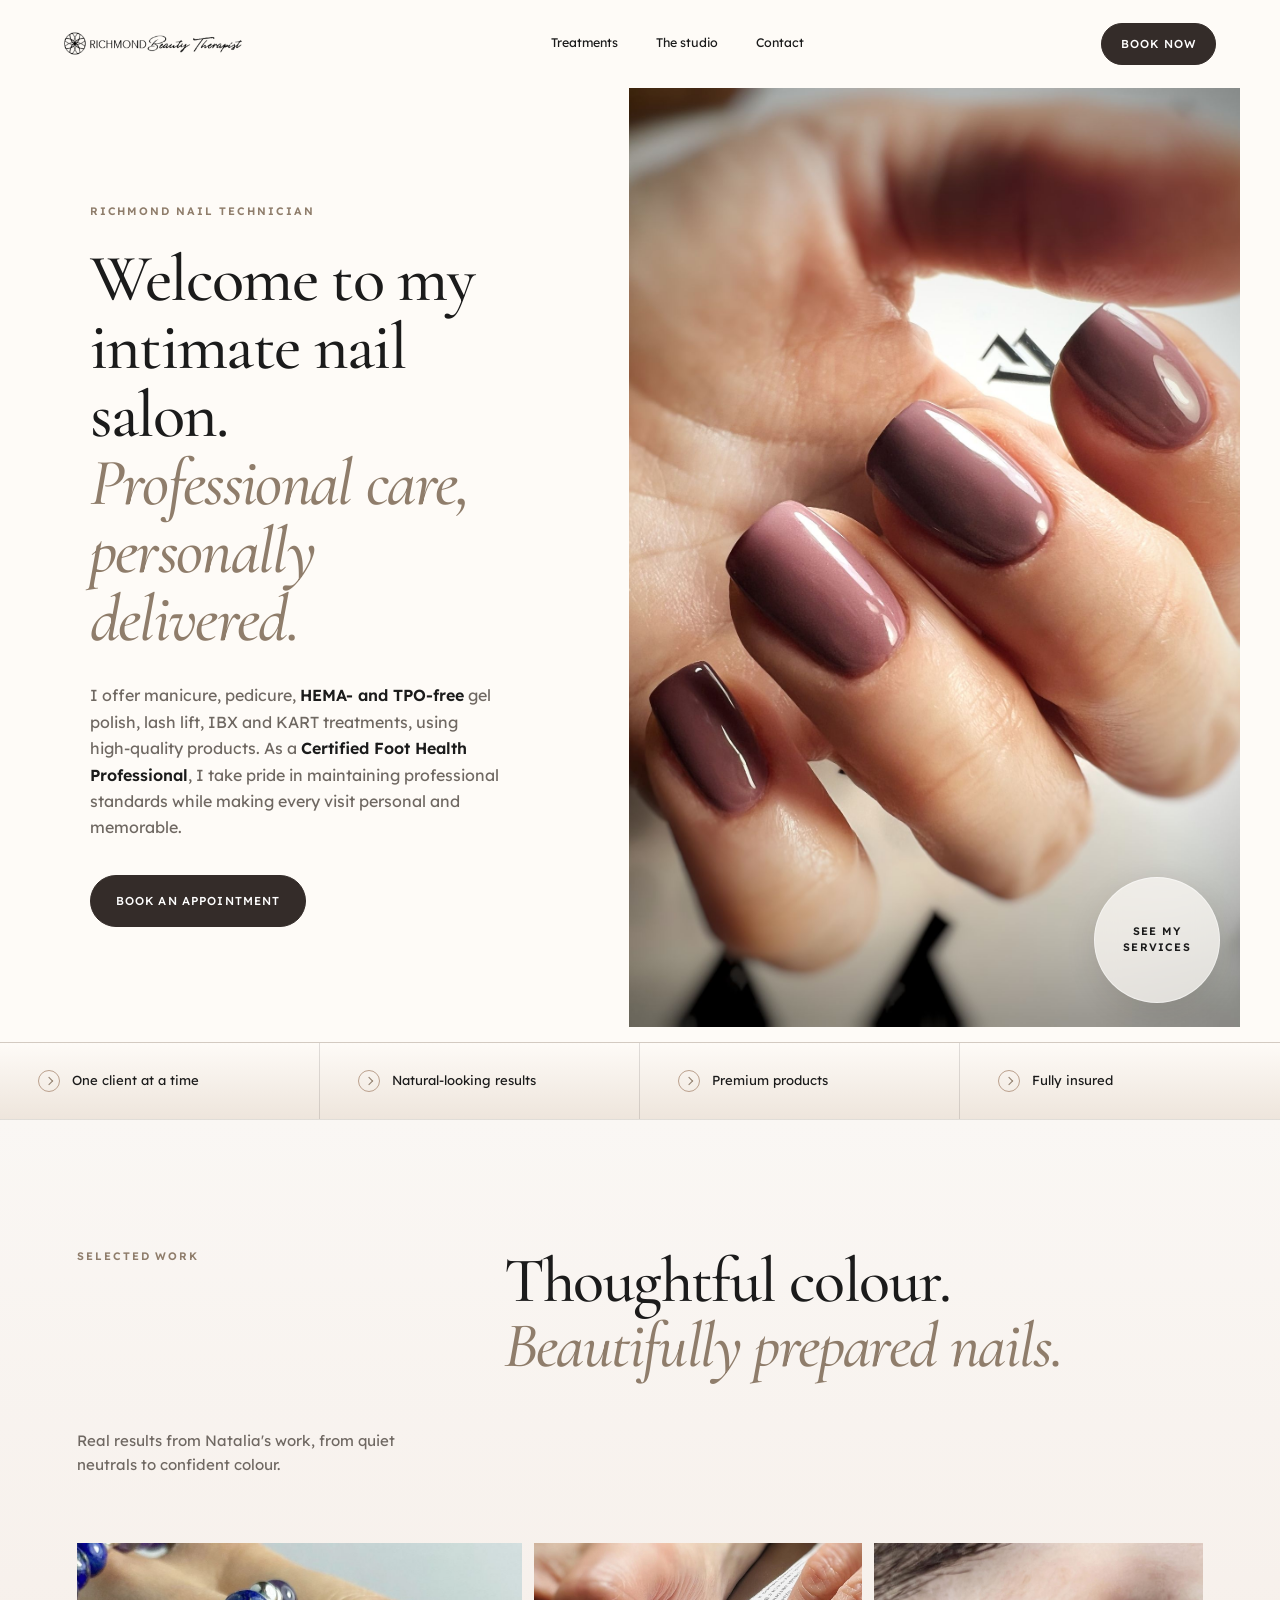
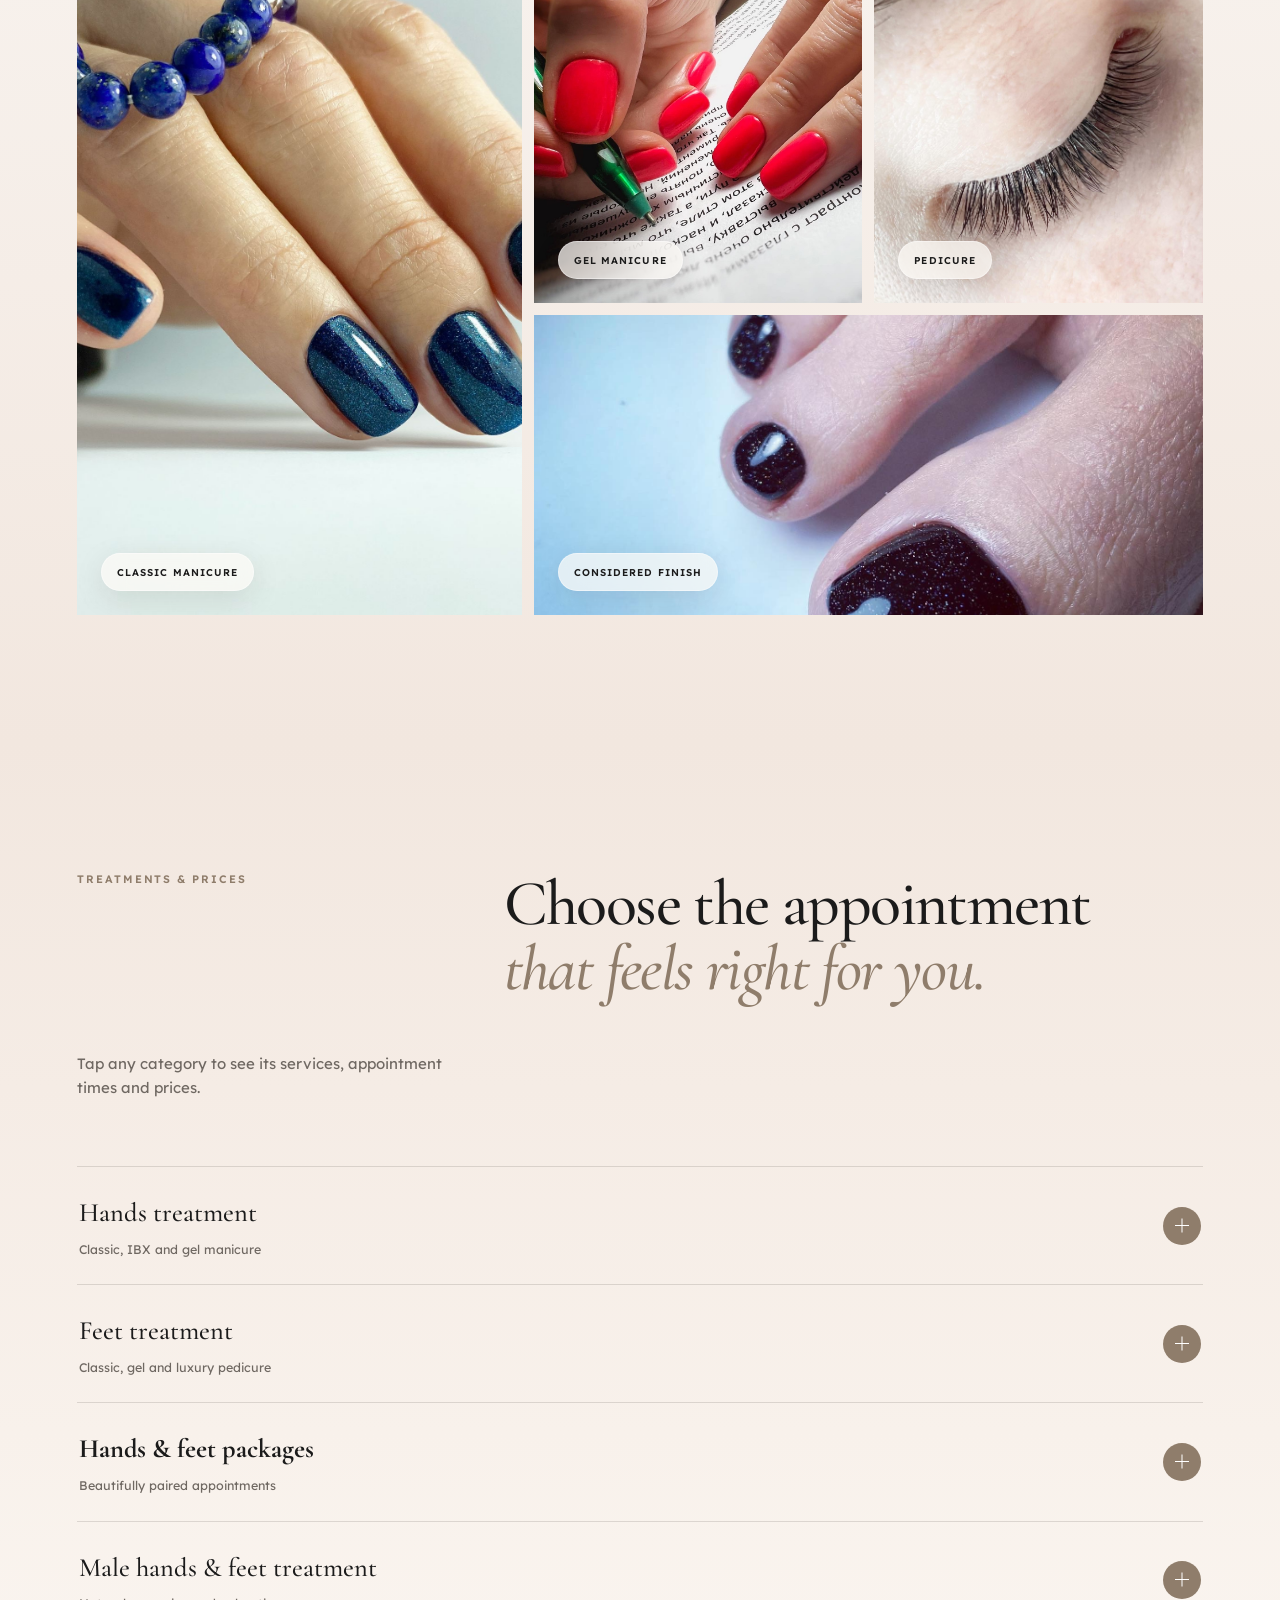
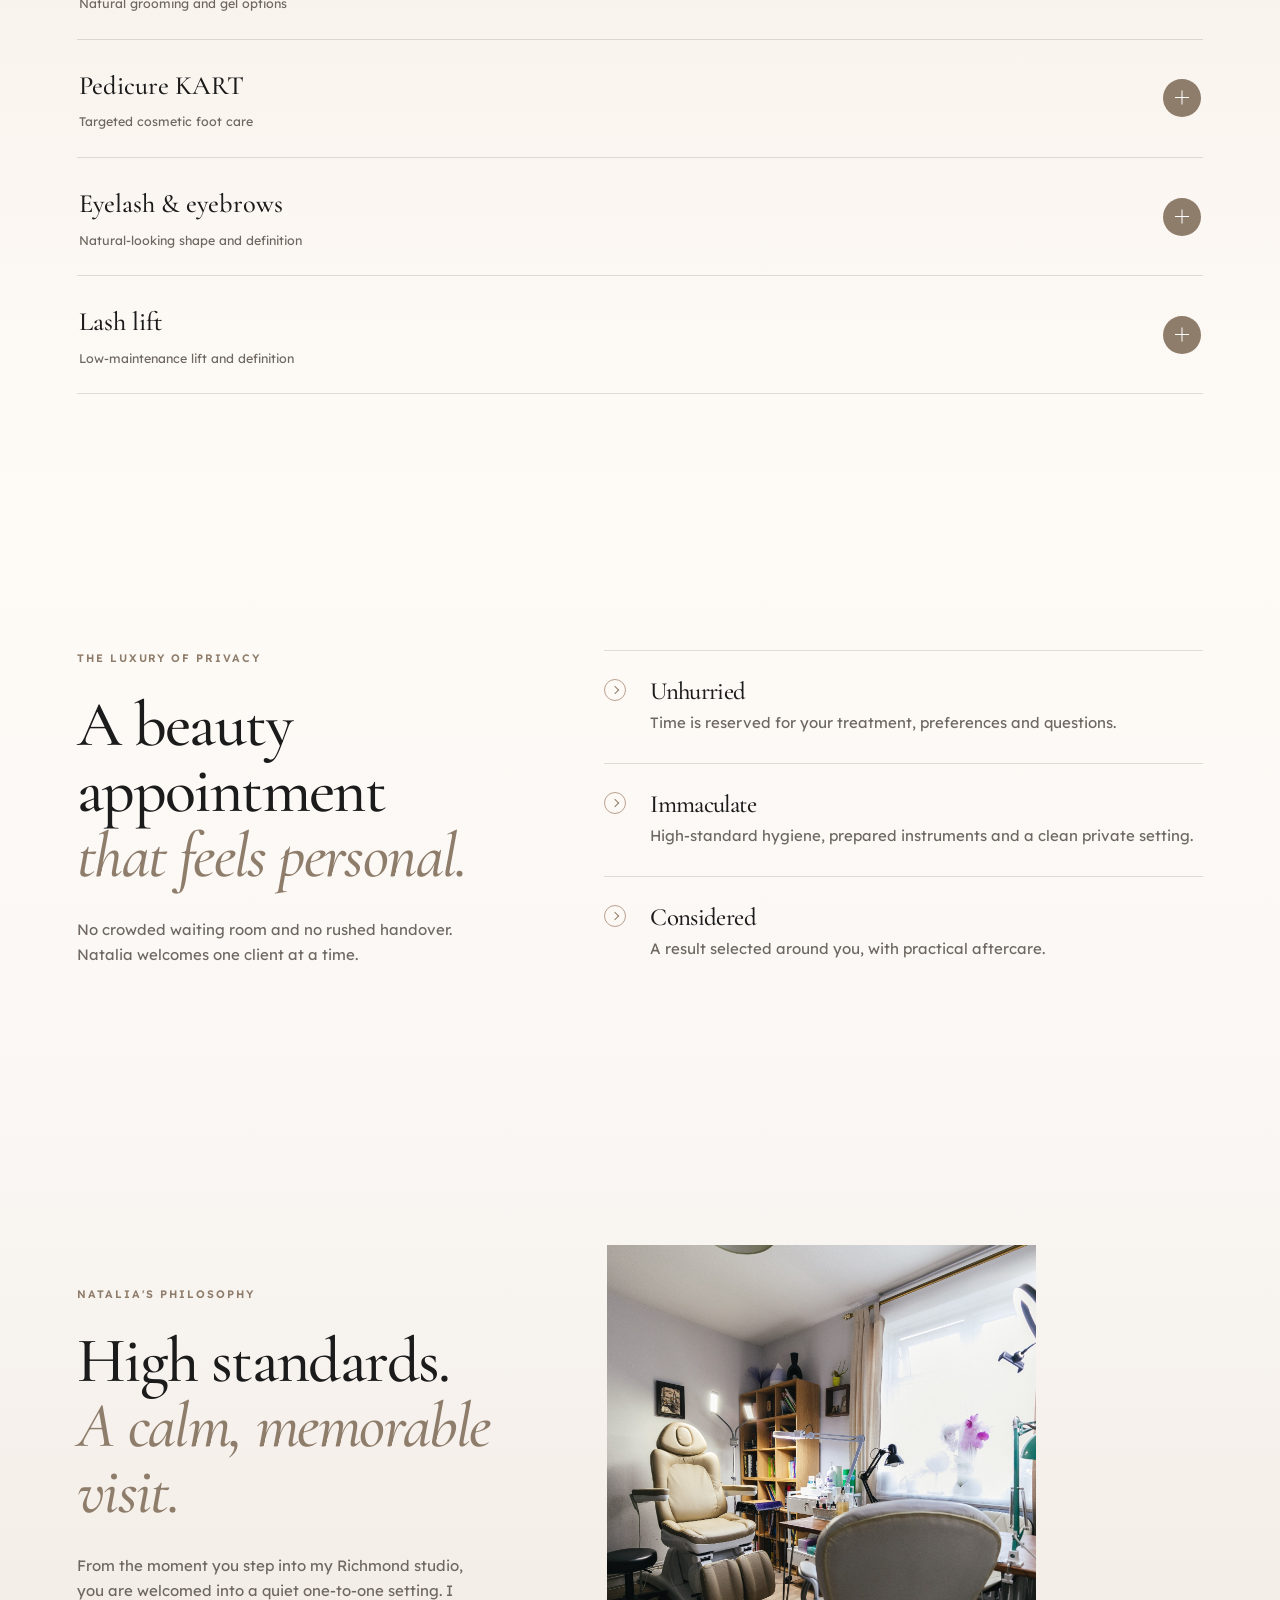
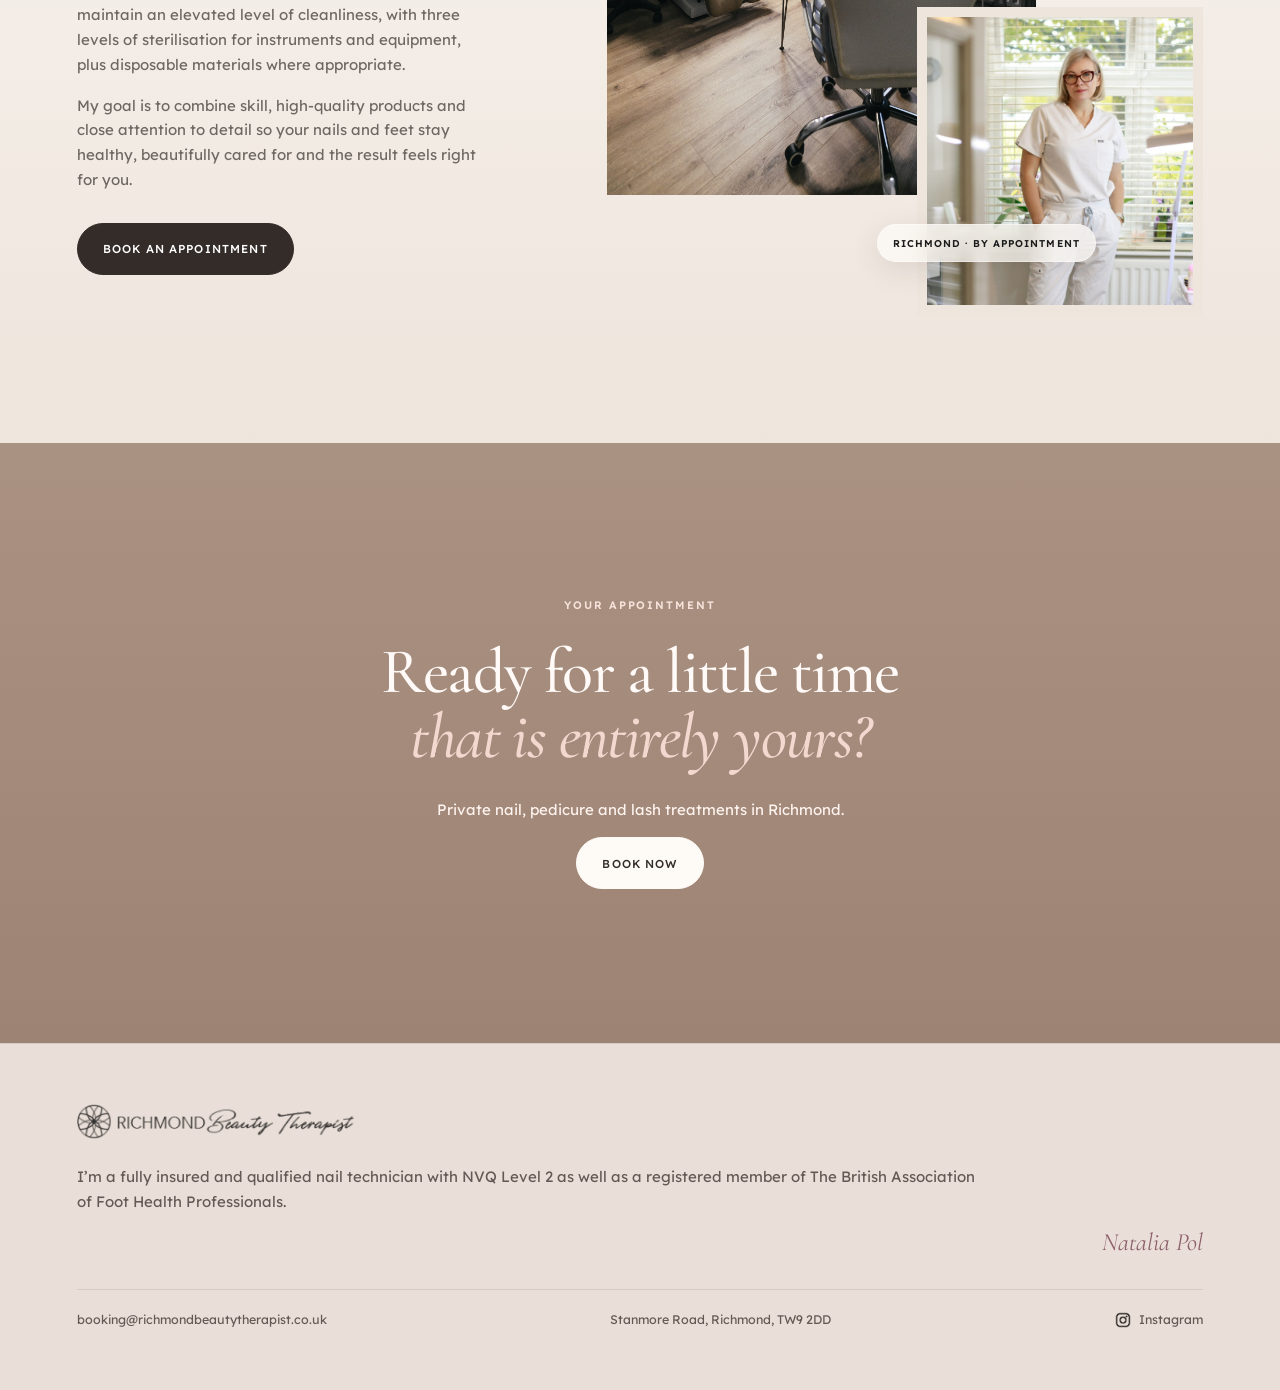
<file: public/index.html>
<!doctype html>
<html lang="en-GB">
<head>
  <meta charset="utf-8">
  <meta name="viewport" content="width=device-width,initial-scale=1">
  <meta name="robots" content="index, follow, max-image-preview:large">
  <meta name="description" content="Private one-to-one manicure, pedicure, KART foot care and lash treatments in Richmond, London.">
  <meta name="theme-color" content="#fefbf7">
  <link rel="canonical" href="https://www.richmondbeautytherapist.co.uk/">
  <meta property="og:type" content="website">
  <meta property="og:locale" content="en_GB">
  <meta property="og:site_name" content="Richmond Beauty Therapist">
  <meta property="og:title" content="Richmond Beauty Therapist | Private Nail &amp; Beauty Appointments">
  <meta property="og:description" content="Private one-to-one manicure, pedicure, KART foot care and lash treatments in Richmond, London.">
  <meta property="og:url" content="https://www.richmondbeautytherapist.co.uk/">
  <meta property="og:image" content="https://www.richmondbeautytherapist.co.uk/assets/hero-nails.jpg">
  <meta property="og:image:alt" content="Richmond Beauty Therapist private nail and beauty treatments">
  <meta name="twitter:card" content="summary_large_image">
  <meta name="twitter:title" content="Richmond Beauty Therapist | Private Nail &amp; Beauty Appointments">
  <meta name="twitter:description" content="Private one-to-one manicure, pedicure, KART foot care and lash treatments in Richmond, London.">
  <meta name="twitter:image" content="https://www.richmondbeautytherapist.co.uk/assets/hero-nails.jpg">
  <meta name="twitter:image:alt" content="Richmond Beauty Therapist private nail and beauty treatments">
  <title>Richmond Beauty Therapist | Private Nail &amp; Beauty Appointments</title>
  <link rel="icon" type="image/png" href="assets/richmond-logo.png">
  <link rel="apple-touch-icon" href="assets/richmond-logo.png">
  <link rel="preconnect" href="https://fonts.googleapis.com">
  <link rel="preconnect" href="https://fonts.gstatic.com" crossorigin>
  <link rel="preconnect" href="https://www.googletagmanager.com">
  <link href="https://fonts.googleapis.com/css2?family=Cormorant+Garamond:ital,wght@0,500;0,600;0,700;1,500&amp;family=Lexend:wght@300;400;500;600&amp;display=swap" rel="stylesheet">
  <link rel="stylesheet" href="styles.css">
  <link rel="stylesheet" href="colour-overrides.css">
  <script async src="https://www.googletagmanager.com/gtag/js?id=G-RPRJ3EXC0G"></script>
  <script>window.dataLayer=window.dataLayer||[];function gtag(){dataLayer.push(arguments);}gtag('js',new Date());gtag('config','G-RPRJ3EXC0G');</script>
  <script src="script.js" defer></script>
  <script type="application/ld+json">{"@context":"https://schema.org","@graph":[{"@type":"BeautySalon","@id":"https://www.richmondbeautytherapist.co.uk/#business","name":"Richmond Beauty Therapist","url":"https://www.richmondbeautytherapist.co.uk/","image":"https://www.richmondbeautytherapist.co.uk/assets/hero-nails.jpg","description":"Private one-to-one manicure, pedicure, KART foot care and lash treatments in Richmond, London.","email":"booking@richmondbeautytherapist.co.uk","priceRange":"££","address":{"@type":"PostalAddress","streetAddress":"Stanmore Road","addressLocality":"Richmond","postalCode":"TW9 2DD","addressCountry":"GB"},"founder":{"@type":"Person","name":"Natalia Pol","jobTitle":"Nail Technician"},"sameAs":["https://www.instagram.com/natalia_pol_richmond","https://www.facebook.com/mobileBeautySalonRichmondSurey/"]},{"@type":"WebSite","@id":"https://www.richmondbeautytherapist.co.uk/#website","url":"https://www.richmondbeautytherapist.co.uk/","name":"Richmond Beauty Therapist","inLanguage":"en-GB","publisher":{"@id":"https://www.richmondbeautytherapist.co.uk/#business"}},{"@type":"WebPage","@id":"https://www.richmondbeautytherapist.co.uk/#webpage","url":"https://www.richmondbeautytherapist.co.uk/","name":"Richmond Beauty Therapist | Private Nail & Beauty Appointments","description":"Private one-to-one manicure, pedicure, KART foot care and lash treatments in Richmond, London.","inLanguage":"en-GB","isPartOf":{"@id":"https://www.richmondbeautytherapist.co.uk/#website"},"about":{"@id":"https://www.richmondbeautytherapist.co.uk/#business"},"primaryImageOfPage":{"@type":"ImageObject","url":"https://www.richmondbeautytherapist.co.uk/assets/hero-nails.jpg"}}]}</script>
</head>
<body>
<a class="skip-link" href="#main">Skip to content</a>
<header class="site-header" data-header>
  <a class="brand" href="index.html" aria-label="Richmond Beauty Therapist home"><img src="assets/richmond-logo.png" alt="Richmond Beauty Therapist"></a>
  <nav class="desktop-nav" aria-label="Main navigation"><a href="index.html#services">Treatments</a><a href="index.html#studio">The studio</a><a href="#contact">Contact</a></nav>
  <div class="header-actions"><a class="button button-small" href="https://bookings.gettimely.com/richmondbeautytherapist/bb/book" data-book>Book now</a><button class="menu-toggle" type="button" aria-expanded="false" aria-controls="mobile-menu" aria-label="Open menu"><span></span><span></span></button></div>
  <nav class="mobile-menu" id="mobile-menu" hidden><a href="index.html#services">Treatments</a><a href="index.html#studio">The studio</a><a href="#contact">Contact</a></nav>
</header>
<main id="main">
  <section class="hero home-hero">
    <div class="hero-copy"><p class="eyebrow">Richmond Nail Technician</p><h1>Welcome to my intimate nail salon.<br><em>Professional care, personally delivered.</em></h1><p class="hero-intro">I offer manicure, pedicure, <strong>HEMA- and TPO-free</strong> gel polish, lash lift, IBX and KART treatments, using high-quality products. As a <strong>Certified Foot Health Professional</strong>, I take pride in maintaining professional standards while making every visit personal and memorable.</p><div class="button-row"><a class="button" href="https://bookings.gettimely.com/richmondbeautytherapist/bb/book" data-book>Book an appointment</a></div></div>
    <figure class="hero-media reveal"><img src="assets/hero-nails.jpg" alt="Burgundy manicure by Natalia Pol at Richmond Beauty Therapist"><a class="hero-services-badge" href="#services">See my<br>services</a></figure>
  </section>

  <section class="trust-strip" aria-label="Appointment benefits"><p><i></i> One client at a time</p><p><i></i> Natural-looking results</p><p><i></i> Premium products</p><p><i></i> Fully insured</p></section>

  <section class="showcase section-pad">
    <div class="section-heading"><p class="eyebrow">Selected work</p><h2>Thoughtful colour.<br><em>Beautifully prepared nails.</em></h2><p>Real results from Natalia's work, from quiet neutrals to confident colour.</p></div>
    <div class="work-grid"><figure class="work-tall reveal"><img src="assets/work-06.jpg" alt="Natural classic manicure"><figcaption>Classic manicure</figcaption></figure><figure class="reveal"><img src="assets/work-01.jpg" alt="Detailed manicure result"><figcaption>Gel manicure</figcaption></figure><figure class="reveal"><img src="assets/work-04.jpg" alt="Pedicure result"><figcaption>Pedicure</figcaption></figure><figure class="work-wide reveal"><img src="assets/work-02.jpg" alt="Beauty treatment result"><figcaption>Considered finish</figcaption></figure></div>
  </section>

  <section class="services section-pad" id="services"><div class="section-heading"><p class="eyebrow">Treatments & prices</p><h2>Choose the appointment<br><em>that feels right for you.</em></h2><p>Tap any category to see its services, appointment times and prices.</p></div><div class="accordion-list"><article class="service-accordion" data-accordion>
    <button class="accordion-trigger" type="button" aria-expanded="false"><span><strong>Hands treatment</strong><small>Classic, IBX and gel manicure</small></span><i aria-hidden="true"></i></button>
    <div class="accordion-panel" hidden><a class="service-row" href="hands-treatment.html"><span><strong>Classic manicure</strong><small>45 min</small></span><b>£50</b></a><a class="service-row" href="hands-treatment.html"><span><strong>IBX &amp; classic manicure</strong><small>1 hour</small></span><b>£55</b></a><a class="service-row" href="hands-treatment.html"><span><strong>Gel manicure (removal with new application)</strong><small>1 hour 30 min</small></span><b>£65</b></a><a class="service-row" href="hands-treatment.html"><span><strong>Gel removal &amp; classic manicure (without new application)</strong><small>1 hour</small></span><b>£60</b></a></div>
  </article><article class="service-accordion" data-accordion>
    <button class="accordion-trigger" type="button" aria-expanded="false"><span><strong>Feet treatment</strong><small>Classic, gel and luxury pedicure</small></span><i aria-hidden="true"></i></button>
    <div class="accordion-panel" hidden><a class="service-row" href="feet-treatment.html"><span><strong>Gel removal &amp; classic pedicure (without new application)</strong><small>1 hour 15 min</small></span><b>£65</b></a><a class="service-row" href="feet-treatment.html"><span><strong>Classic pedicure</strong><small>1 hour</small></span><b>£65</b></a><a class="service-row" href="feet-treatment.html"><span><strong>Gel pedicure</strong><small>1 hour 30 min</small></span><b>£70</b></a><a class="service-row" href="feet-treatment.html"><span><strong>Luxury pedicure (without colour)</strong><small>1 hour 30 min</small></span><b>£85</b></a><a class="service-row" href="feet-treatment.html"><span><strong>Luxury pedicure (with colour)</strong><small>1 hour 45 min</small></span><b>£95</b></a></div>
  </article><article class="service-accordion is-featured" data-accordion>
    <button class="accordion-trigger" type="button" aria-expanded="false"><span><strong>Hands &amp; feet packages</strong><small>Beautifully paired appointments</small></span><i aria-hidden="true"></i></button>
    <div class="accordion-panel" hidden><a class="service-row" href="hands-feet-packages.html"><span><strong>Classic manicure &amp; pedicure</strong><small>1 hour 45 min</small></span><b>£90</b></a><a class="service-row" href="hands-feet-packages.html"><span><strong>Gel manicure &amp; classic pedicure</strong><small>2 hours 30 min</small></span><b>£110</b></a><a class="service-row" href="hands-feet-packages.html"><span><strong>Classic manicure &amp; gel pedicure</strong><small>2 hours 30 min</small></span><b>£110</b></a><a class="service-row" href="hands-feet-packages.html"><span><strong>Gel manicure &amp; gel pedicure</strong><small>2 hours 45 min</small></span><b>£125</b></a></div>
  </article><article class="service-accordion" data-accordion>
    <button class="accordion-trigger" type="button" aria-expanded="false"><span><strong>Male hands &amp; feet treatment</strong><small>Natural grooming and gel options</small></span><i aria-hidden="true"></i></button>
    <div class="accordion-panel" hidden><a class="service-row" href="male-hands-feet-treatment.html"><span><strong>Classic manicure (no colour)</strong><small>30 min</small></span><b>£40</b></a><a class="service-row" href="male-hands-feet-treatment.html"><span><strong>Gel manicure (with colour)</strong><small>60–90 min</small></span><b>£65</b></a><a class="service-row" href="male-hands-feet-treatment.html"><span><strong>Male manicure &amp; pedicure</strong><small>1 hour 15 min</small></span><b>£80</b></a><a class="service-row" href="male-hands-feet-treatment.html"><span><strong>Classic manicure &amp; gel pedicure</strong><small>2 hours 30 min</small></span><b>£110</b></a><a class="service-row" href="male-hands-feet-treatment.html"><span><strong>Gel manicure &amp; classic pedicure</strong><small>2 hours 30 min</small></span><b>£110</b></a><a class="service-row" href="male-hands-feet-treatment.html"><span><strong>Gel manicure &amp; gel pedicure</strong><small>2 hours 30 min</small></span><b>£125</b></a></div>
  </article><article class="service-accordion" data-accordion>
    <button class="accordion-trigger" type="button" aria-expanded="false"><span><strong>Pedicure KART</strong><small>Targeted cosmetic foot care</small></span><i aria-hidden="true"></i></button>
    <div class="accordion-panel" hidden><a class="service-row" href="kart-pedicure.html"><span><strong>KART pedicure</strong><small>1 hour</small></span><b>£70</b></a><a class="service-row" href="kart-pedicure.html"><span><strong>KART pedicure with colour</strong><small>1 hour 30 min</small></span><b>£80</b></a><a class="service-row" href="kart-pedicure.html"><span><strong>Callus peel</strong><small>1 hour</small></span><b>£70</b></a></div>
  </article><article class="service-accordion" data-accordion>
    <button class="accordion-trigger" type="button" aria-expanded="false"><span><strong>Eyelash &amp; eyebrows</strong><small>Natural-looking shape and definition</small></span><i aria-hidden="true"></i></button>
    <div class="accordion-panel" hidden><a class="service-row" href="eyelash-eyebrows.html"><span><strong>Eyebrow shape</strong><small>15 min</small></span><b>£12</b></a><a class="service-row" href="eyelash-eyebrows.html"><span><strong>Eyebrow tint</strong><small>15 min</small></span><b>£13</b></a><a class="service-row" href="eyelash-eyebrows.html"><span><strong>Eyebrow shape &amp; tint</strong><small>30 min</small></span><b>£25</b></a><a class="service-row" href="eyelash-eyebrows.html"><span><strong>Eyelash tint</strong><small>15 min</small></span><b>£13</b></a><a class="service-row" href="eyelash-eyebrows.html"><span><strong>Eyelash &amp; eyebrow tint</strong><small>30 min</small></span><b>£25</b></a></div>
  </article><article class="service-accordion" data-accordion>
    <button class="accordion-trigger" type="button" aria-expanded="false"><span><strong>Lash lift</strong><small>Low-maintenance lift and definition</small></span><i aria-hidden="true"></i></button>
    <div class="accordion-panel" hidden><a class="service-row" href="lash-lift.html"><span><strong>LVL Enhance / lash lift</strong><small>1 hour</small></span><b>£65</b></a><a class="service-row" href="lash-lift.html"><span><strong>LVL Enhance / lash lift &amp; eyebrow</strong><small>1 hour</small></span><b>£80</b></a></div>
  </article></div></section>

  <section class="privacy section-pad"><div><p class="eyebrow">The luxury of privacy</p><h2>A beauty appointment<br><em>that feels personal.</em></h2><p>No crowded waiting room and no rushed handover. Natalia welcomes one client at a time.</p></div><div class="privacy-list"><article><i></i><span><h3>Unhurried</h3><p>Time is reserved for your treatment, preferences and questions.</p></span></article><article><i></i><span><h3>Immaculate</h3><p>High-standard hygiene, prepared instruments and a clean private setting.</p></span></article><article><i></i><span><h3>Considered</h3><p>A result selected around you, with practical aftercare.</p></span></article></div></section>

  <section class="studio section-pad" id="studio"><div class="studio-copy"><p class="eyebrow">Natalia's philosophy</p><h2>High standards.<br><em>A calm, memorable visit.</em></h2><div class="studio-copy-body"><p>From the moment you step into my Richmond studio, you are welcomed into a quiet one-to-one setting. I maintain an elevated level of cleanliness, with three levels of sterilisation for instruments and equipment, plus disposable materials where appropriate.</p><p>My goal is to combine skill, high-quality products and close attention to detail so your nails and feet stay healthy, beautifully cared for and the result feels right for you.</p></div><a class="button" href="https://bookings.gettimely.com/richmondbeautytherapist/bb/book" data-book>Book an appointment</a></div><div class="studio-images reveal"><img class="studio-main" src="assets/richmond-studio-original.jpg" alt="The private Richmond nail treatment studio"><div class="studio-small-frame"><img class="studio-small" src="assets/natalia-standing.jpeg" alt="Natalia Pol in her private treatment studio"></div><span>Richmond · by appointment</span></div></section>

  <section class="final-cta"><p class="eyebrow">Your appointment</p><h2>Ready for a little time<br><em>that is entirely yours?</em></h2><p>Private nail, pedicure and lash treatments in Richmond.</p><a class="button button-light" href="https://bookings.gettimely.com/richmondbeautytherapist/bb/book" data-book>Book now</a></section>
</main>
<footer class="site-footer" id="contact">
  <div class="footer-brand"><img src="assets/richmond-logo.png" alt="Richmond Beauty Therapist"></div>
  <div class="footer-copy"><p>I’m a fully insured and qualified nail technician with NVQ Level 2 as well as a registered member of The British Association of Foot Health Professionals.</p><p class="signature">Natalia Pol</p></div>
  <div class="footer-links"><a href="mailto:booking@richmondbeautytherapist.co.uk">booking@richmondbeautytherapist.co.uk</a><span>Stanmore Road, Richmond, TW9 2DD</span><a class="instagram-link" href="https://www.instagram.com/natalia_pol_richmond" target="_blank" rel="noopener"><img class="instagram-icon" src="assets/instagram-icon.png" alt="">Instagram</a></div>
</footer>
<a class="mobile-book" href="https://bookings.gettimely.com/richmondbeautytherapist/bb/book" data-book><span>Book now</span></a>
</body></html>
</file>
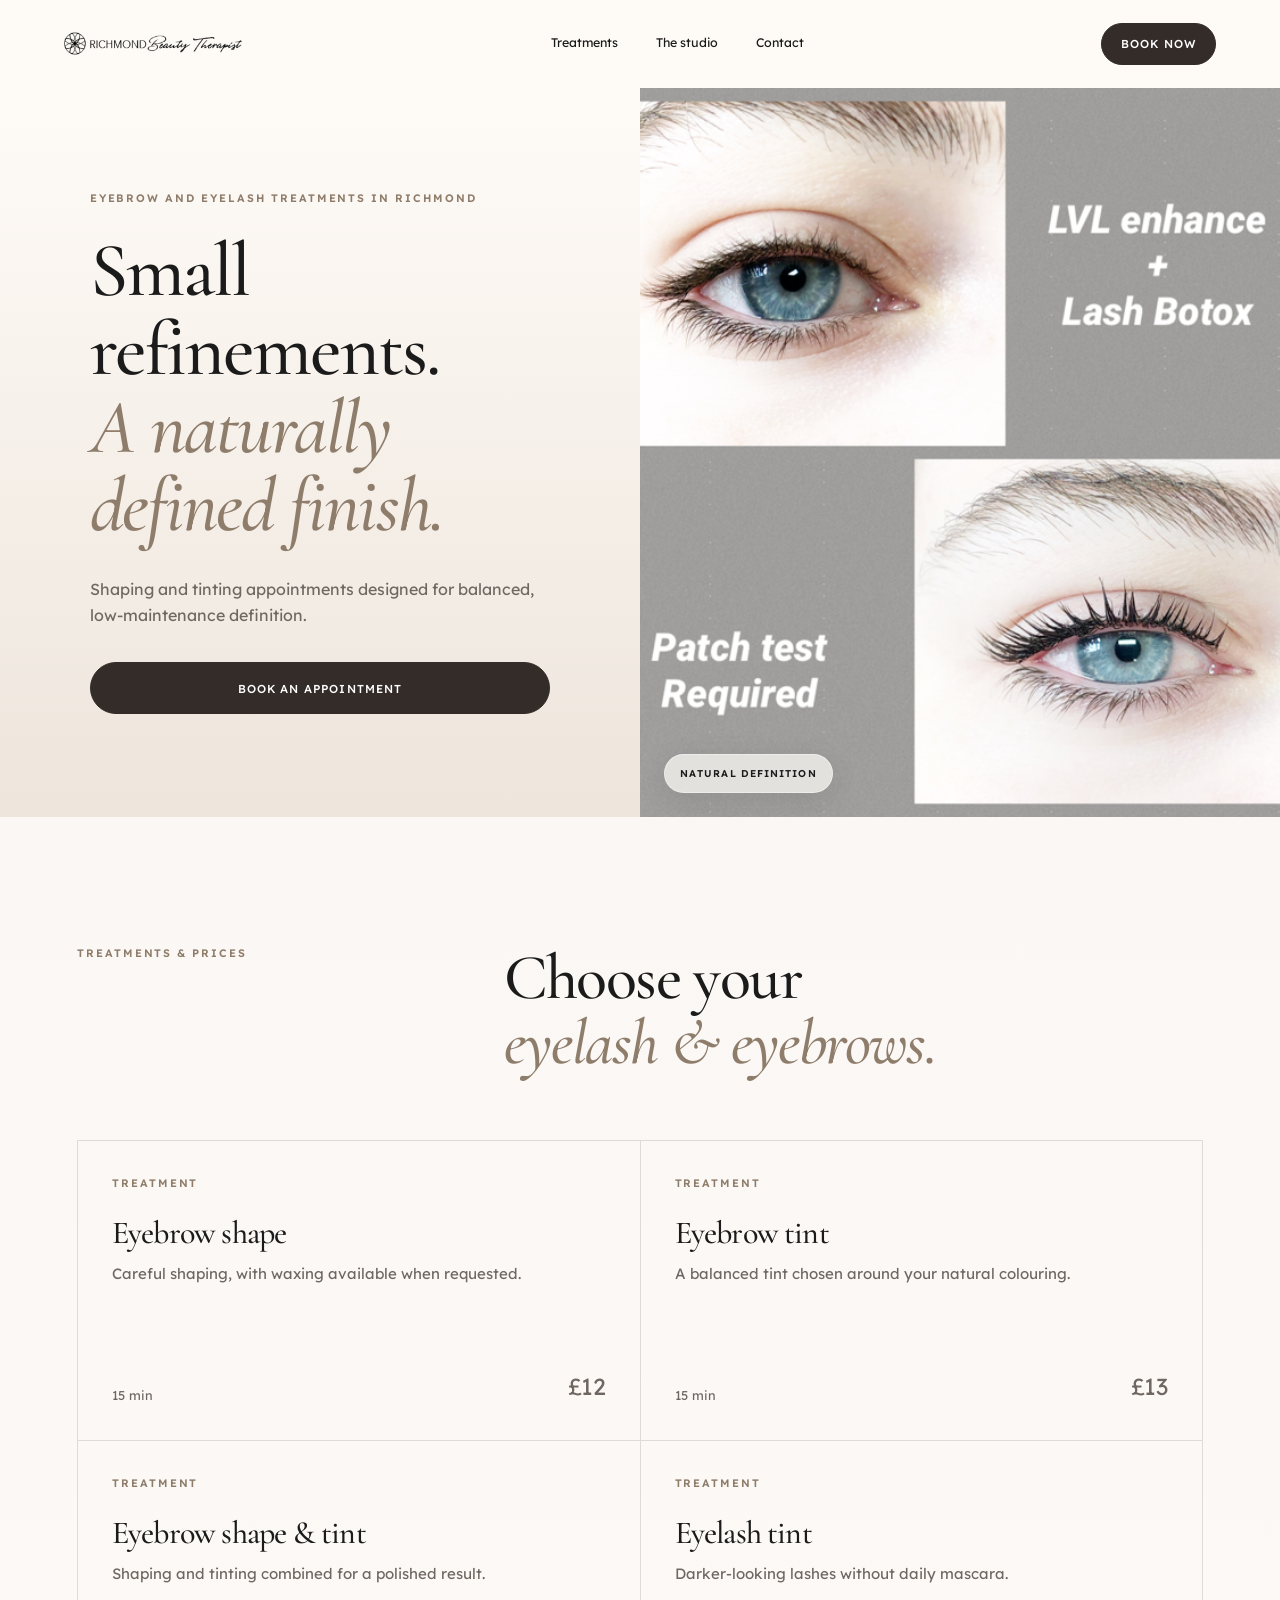
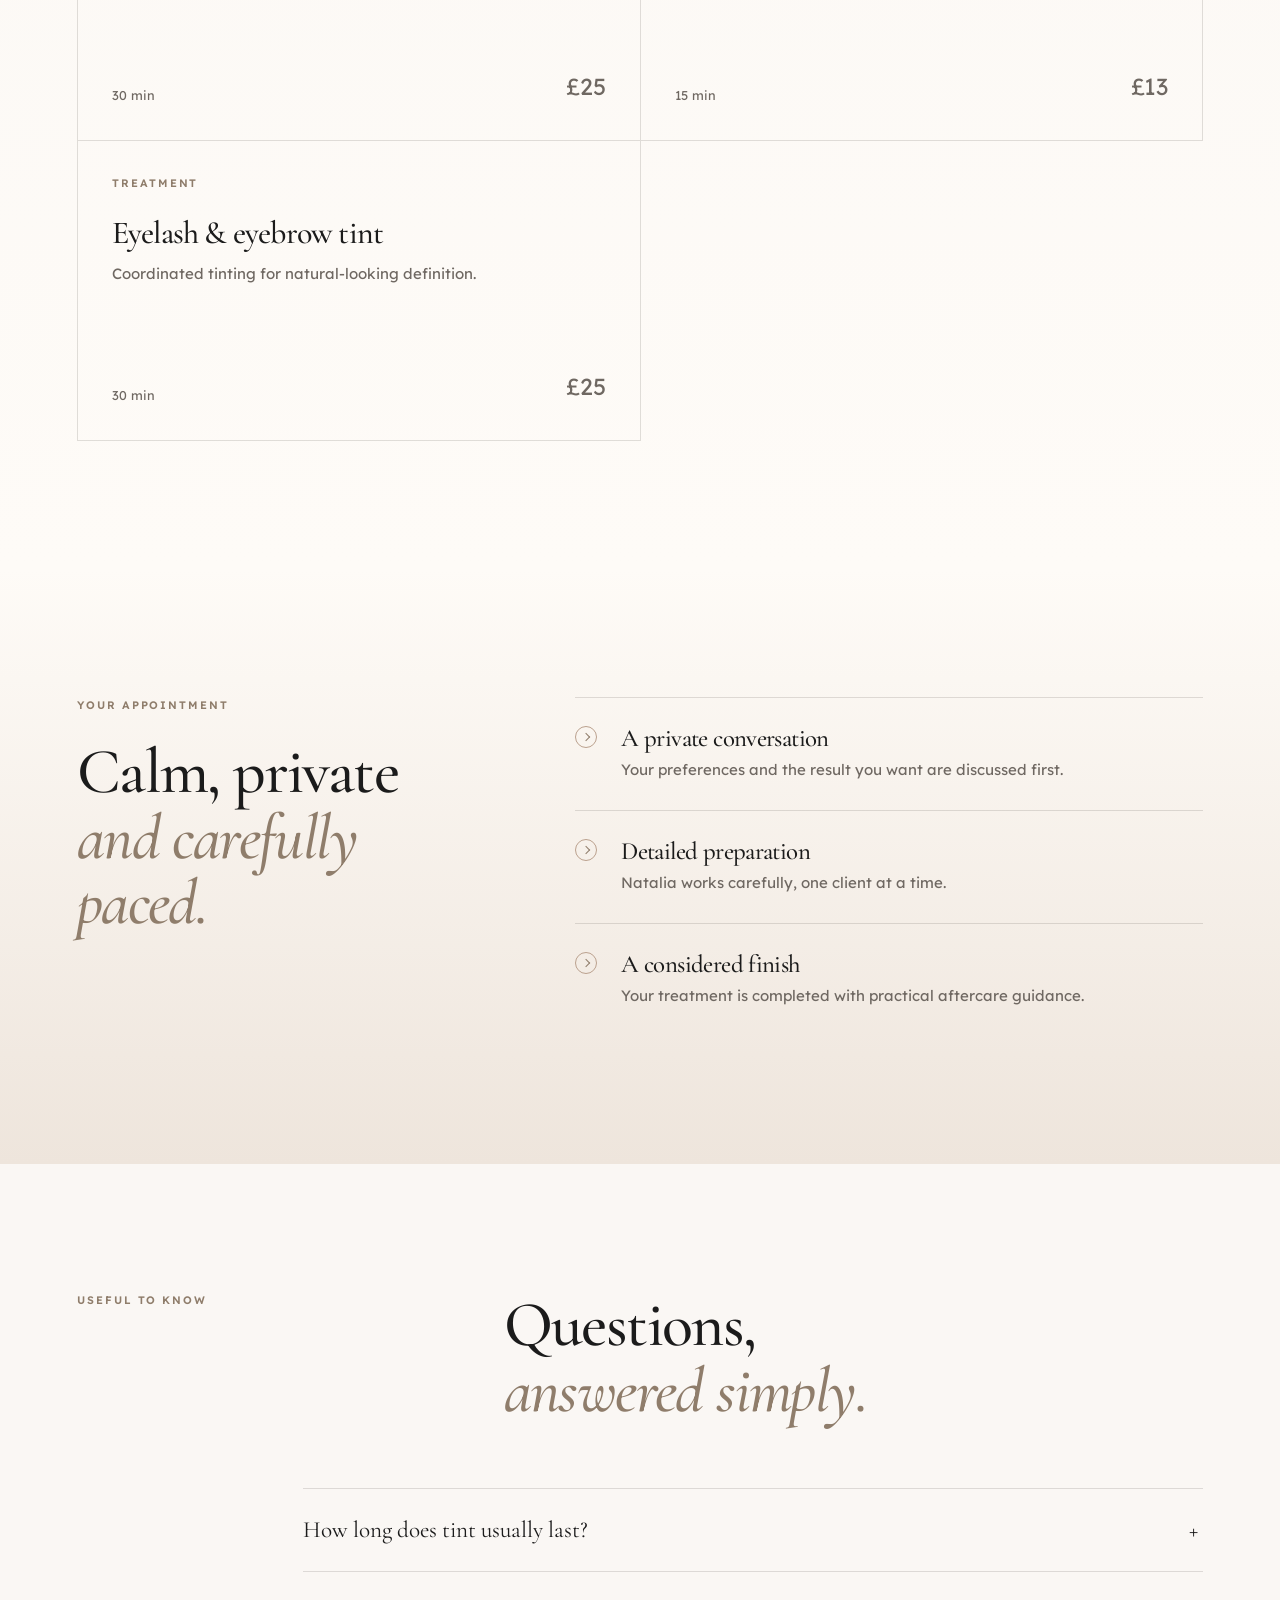
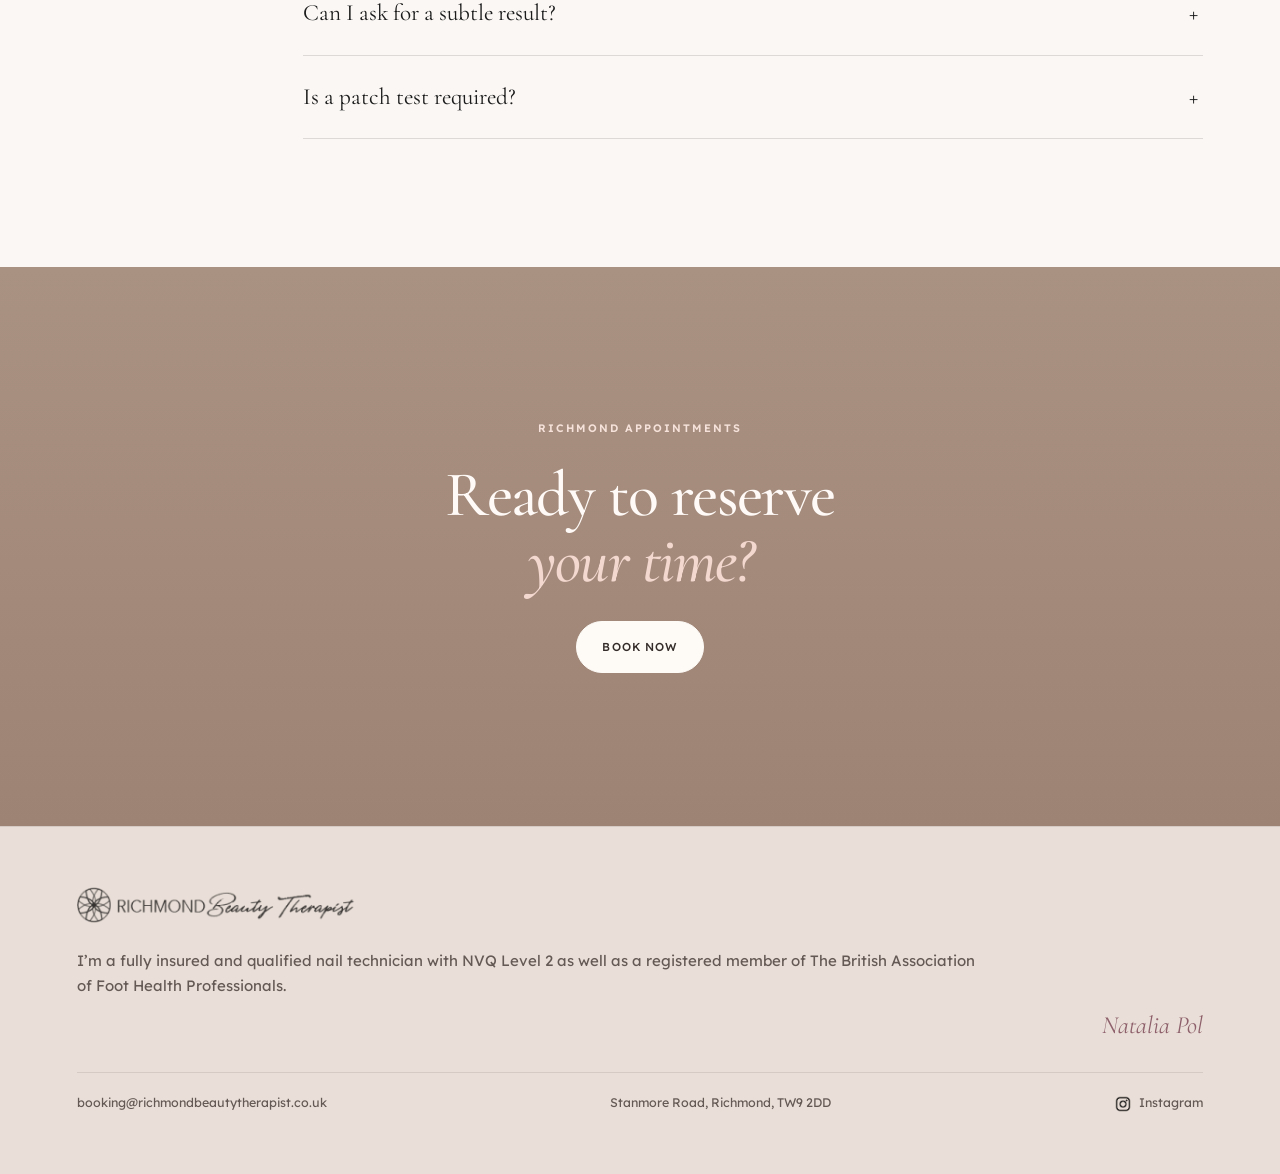
<file: public/eyelash-eyebrows.html>
<!doctype html>
<html lang="en-GB">
<head>
  <meta charset="utf-8">
  <meta name="viewport" content="width=device-width,initial-scale=1">
  <meta name="robots" content="index, follow, max-image-preview:large">
  <meta name="description" content="Private eyelash &amp; eyebrows appointments with Natalia Pol in Richmond, London. View treatments, times and prices.">
  <meta name="theme-color" content="#fefbf7">
  <link rel="canonical" href="https://www.richmondbeautytherapist.co.uk/eyelash-eyebrows">
  <meta property="og:type" content="website">
  <meta property="og:locale" content="en_GB">
  <meta property="og:site_name" content="Richmond Beauty Therapist">
  <meta property="og:title" content="Eyelash &amp; eyebrows in Richmond | Richmond Beauty Therapist">
  <meta property="og:description" content="Private eyelash &amp; eyebrows appointments with Natalia Pol in Richmond, London. View treatments, times and prices.">
  <meta property="og:url" content="https://www.richmondbeautytherapist.co.uk/eyelash-eyebrows">
  <meta property="og:image" content="https://www.richmondbeautytherapist.co.uk/assets/work-03.png">
  <meta property="og:image:alt" content="Richmond Beauty Therapist private nail and beauty treatments">
  <meta name="twitter:card" content="summary_large_image">
  <meta name="twitter:title" content="Eyelash &amp; eyebrows in Richmond | Richmond Beauty Therapist">
  <meta name="twitter:description" content="Private eyelash &amp; eyebrows appointments with Natalia Pol in Richmond, London. View treatments, times and prices.">
  <meta name="twitter:image" content="https://www.richmondbeautytherapist.co.uk/assets/work-03.png">
  <meta name="twitter:image:alt" content="Richmond Beauty Therapist private nail and beauty treatments">
  <title>Eyelash &amp; eyebrows in Richmond | Richmond Beauty Therapist</title>
  <link rel="icon" type="image/png" href="assets/richmond-logo.png">
  <link rel="apple-touch-icon" href="assets/richmond-logo.png">
  <link rel="preconnect" href="https://fonts.googleapis.com">
  <link rel="preconnect" href="https://fonts.gstatic.com" crossorigin>
  <link rel="preconnect" href="https://www.googletagmanager.com">
  <link href="https://fonts.googleapis.com/css2?family=Cormorant+Garamond:ital,wght@0,500;0,600;0,700;1,500&amp;family=Lexend:wght@300;400;500;600&amp;display=swap" rel="stylesheet">
  <link rel="stylesheet" href="styles.css">
  <link rel="stylesheet" href="colour-overrides.css">
  <script async src="https://www.googletagmanager.com/gtag/js?id=G-RPRJ3EXC0G"></script>
  <script>window.dataLayer=window.dataLayer||[];function gtag(){dataLayer.push(arguments);}gtag('js',new Date());gtag('config','G-RPRJ3EXC0G');</script>
  <script src="script.js" defer></script>
  <script type="application/ld+json">{"@context":"https://schema.org","@graph":[{"@type":"BeautySalon","@id":"https://www.richmondbeautytherapist.co.uk/#business","name":"Richmond Beauty Therapist","url":"https://www.richmondbeautytherapist.co.uk/","image":"https://www.richmondbeautytherapist.co.uk/assets/hero-nails.jpg","description":"Private one-to-one manicure, pedicure, KART foot care and lash treatments in Richmond, London.","email":"booking@richmondbeautytherapist.co.uk","priceRange":"££","address":{"@type":"PostalAddress","streetAddress":"Stanmore Road","addressLocality":"Richmond","postalCode":"TW9 2DD","addressCountry":"GB"},"founder":{"@type":"Person","name":"Natalia Pol","jobTitle":"Nail Technician"},"sameAs":["https://www.instagram.com/natalia_pol_richmond","https://www.facebook.com/mobileBeautySalonRichmondSurey/"]},{"@type":"WebSite","@id":"https://www.richmondbeautytherapist.co.uk/#website","url":"https://www.richmondbeautytherapist.co.uk/","name":"Richmond Beauty Therapist","inLanguage":"en-GB","publisher":{"@id":"https://www.richmondbeautytherapist.co.uk/#business"}},{"@type":"WebPage","@id":"https://www.richmondbeautytherapist.co.uk/eyelash-eyebrows#webpage","url":"https://www.richmondbeautytherapist.co.uk/eyelash-eyebrows","name":"Eyelash & eyebrows in Richmond | Richmond Beauty Therapist","description":"Private eyelash & eyebrows appointments with Natalia Pol in Richmond, London. View treatments, times and prices.","inLanguage":"en-GB","isPartOf":{"@id":"https://www.richmondbeautytherapist.co.uk/#website"},"about":{"@id":"https://www.richmondbeautytherapist.co.uk/#business"},"primaryImageOfPage":{"@type":"ImageObject","url":"https://www.richmondbeautytherapist.co.uk/assets/work-03.png"}}]}</script>
</head>
<body>
<a class="skip-link" href="#main">Skip to content</a>
<header class="site-header" data-header>
  <a class="brand" href="index.html" aria-label="Richmond Beauty Therapist home"><img src="assets/richmond-logo.png" alt="Richmond Beauty Therapist"></a>
  <nav class="desktop-nav" aria-label="Main navigation"><a href="index.html#services">Treatments</a><a href="index.html#studio">The studio</a><a href="#contact">Contact</a></nav>
  <div class="header-actions"><a class="button button-small" href="https://bookings.gettimely.com/richmondbeautytherapist/bb/book" data-book>Book now</a><button class="menu-toggle" type="button" aria-expanded="false" aria-controls="mobile-menu" aria-label="Open menu"><span></span><span></span></button></div>
  <nav class="mobile-menu" id="mobile-menu" hidden><a href="index.html#services">Treatments</a><a href="index.html#studio">The studio</a><a href="#contact">Contact</a></nav>
</header>
<main id="main">
  <section class="category-hero"><div><p class="eyebrow">Eyebrow and eyelash treatments in Richmond</p><h1>Small refinements.<br><em>A naturally defined finish.</em></h1><p class="hero-intro">Shaping and tinting appointments designed for balanced, low-maintenance definition.</p><a class="button" href="https://bookings.gettimely.com/richmondbeautytherapist/bb/book" data-book>Book an appointment</a></div><figure class="reveal"><img src="assets/work-03.png" alt="Natural eyelash and eyebrow treatment result in Richmond"><figcaption>Natural definition</figcaption></figure></section>
  <section class="treatment-menu section-pad"><div class="section-heading"><p class="eyebrow">Treatments & prices</p><h2>Choose your<br><em>eyelash &amp; eyebrows.</em></h2></div><div class="service-grid"><article class="service-card"><div><p class="eyebrow">Treatment</p><h3>Eyebrow shape</h3><p>Careful shaping, with waxing available when requested.</p></div><div class="service-meta"><span>15 min</span><strong>£12</strong></div></article><article class="service-card"><div><p class="eyebrow">Treatment</p><h3>Eyebrow tint</h3><p>A balanced tint chosen around your natural colouring.</p></div><div class="service-meta"><span>15 min</span><strong>£13</strong></div></article><article class="service-card"><div><p class="eyebrow">Treatment</p><h3>Eyebrow shape &amp; tint</h3><p>Shaping and tinting combined for a polished result.</p></div><div class="service-meta"><span>30 min</span><strong>£25</strong></div></article><article class="service-card"><div><p class="eyebrow">Treatment</p><h3>Eyelash tint</h3><p>Darker-looking lashes without daily mascara.</p></div><div class="service-meta"><span>15 min</span><strong>£13</strong></div></article><article class="service-card"><div><p class="eyebrow">Treatment</p><h3>Eyelash &amp; eyebrow tint</h3><p>Coordinated tinting for natural-looking definition.</p></div><div class="service-meta"><span>30 min</span><strong>£25</strong></div></article></div></section>
  <section class="expect section-pad"><div><p class="eyebrow">Your appointment</p><h2>Calm, private<br><em>and carefully paced.</em></h2></div><div class="expect-list"><article><i></i><span><h3>A private conversation</h3><p>Your preferences and the result you want are discussed first.</p></span></article><article><i></i><span><h3>Detailed preparation</h3><p>Natalia works carefully, one client at a time.</p></span></article><article><i></i><span><h3>A considered finish</h3><p>Your treatment is completed with practical aftercare guidance.</p></span></article></div></section>
  <section class="faq section-pad"><div class="section-heading"><p class="eyebrow">Useful to know</p><h2>Questions,<br><em>answered simply.</em></h2></div><div class="faq-list"><details><summary>How long does tint usually last?</summary><p>Results vary, but eyebrow tint commonly lasts around three to four weeks.</p></details><details><summary>Can I ask for a subtle result?</summary><p>Yes. Colour and definition are selected around your preference.</p></details><details><summary>Is a patch test required?</summary><p>Natalia will confirm patch-test requirements before your appointment where appropriate.</p></details></div></section>
  <section class="final-cta"><p class="eyebrow">Richmond appointments</p><h2>Ready to reserve<br><em>your time?</em></h2><a class="button button-light" href="https://bookings.gettimely.com/richmondbeautytherapist/bb/book" data-book>Book now</a></section>
</main>
<footer class="site-footer" id="contact">
  <div class="footer-brand"><img src="assets/richmond-logo.png" alt="Richmond Beauty Therapist"></div>
  <div class="footer-copy"><p>I’m a fully insured and qualified nail technician with NVQ Level 2 as well as a registered member of The British Association of Foot Health Professionals.</p><p class="signature">Natalia Pol</p></div>
  <div class="footer-links"><a href="mailto:booking@richmondbeautytherapist.co.uk">booking@richmondbeautytherapist.co.uk</a><span>Stanmore Road, Richmond, TW9 2DD</span><a class="instagram-link" href="https://www.instagram.com/natalia_pol_richmond" target="_blank" rel="noopener"><img class="instagram-icon" src="assets/instagram-icon.png" alt="">Instagram</a></div>
</footer>
<a class="mobile-book" href="https://bookings.gettimely.com/richmondbeautytherapist/bb/book" data-book><span>Book now</span></a>
</body></html>
</file>
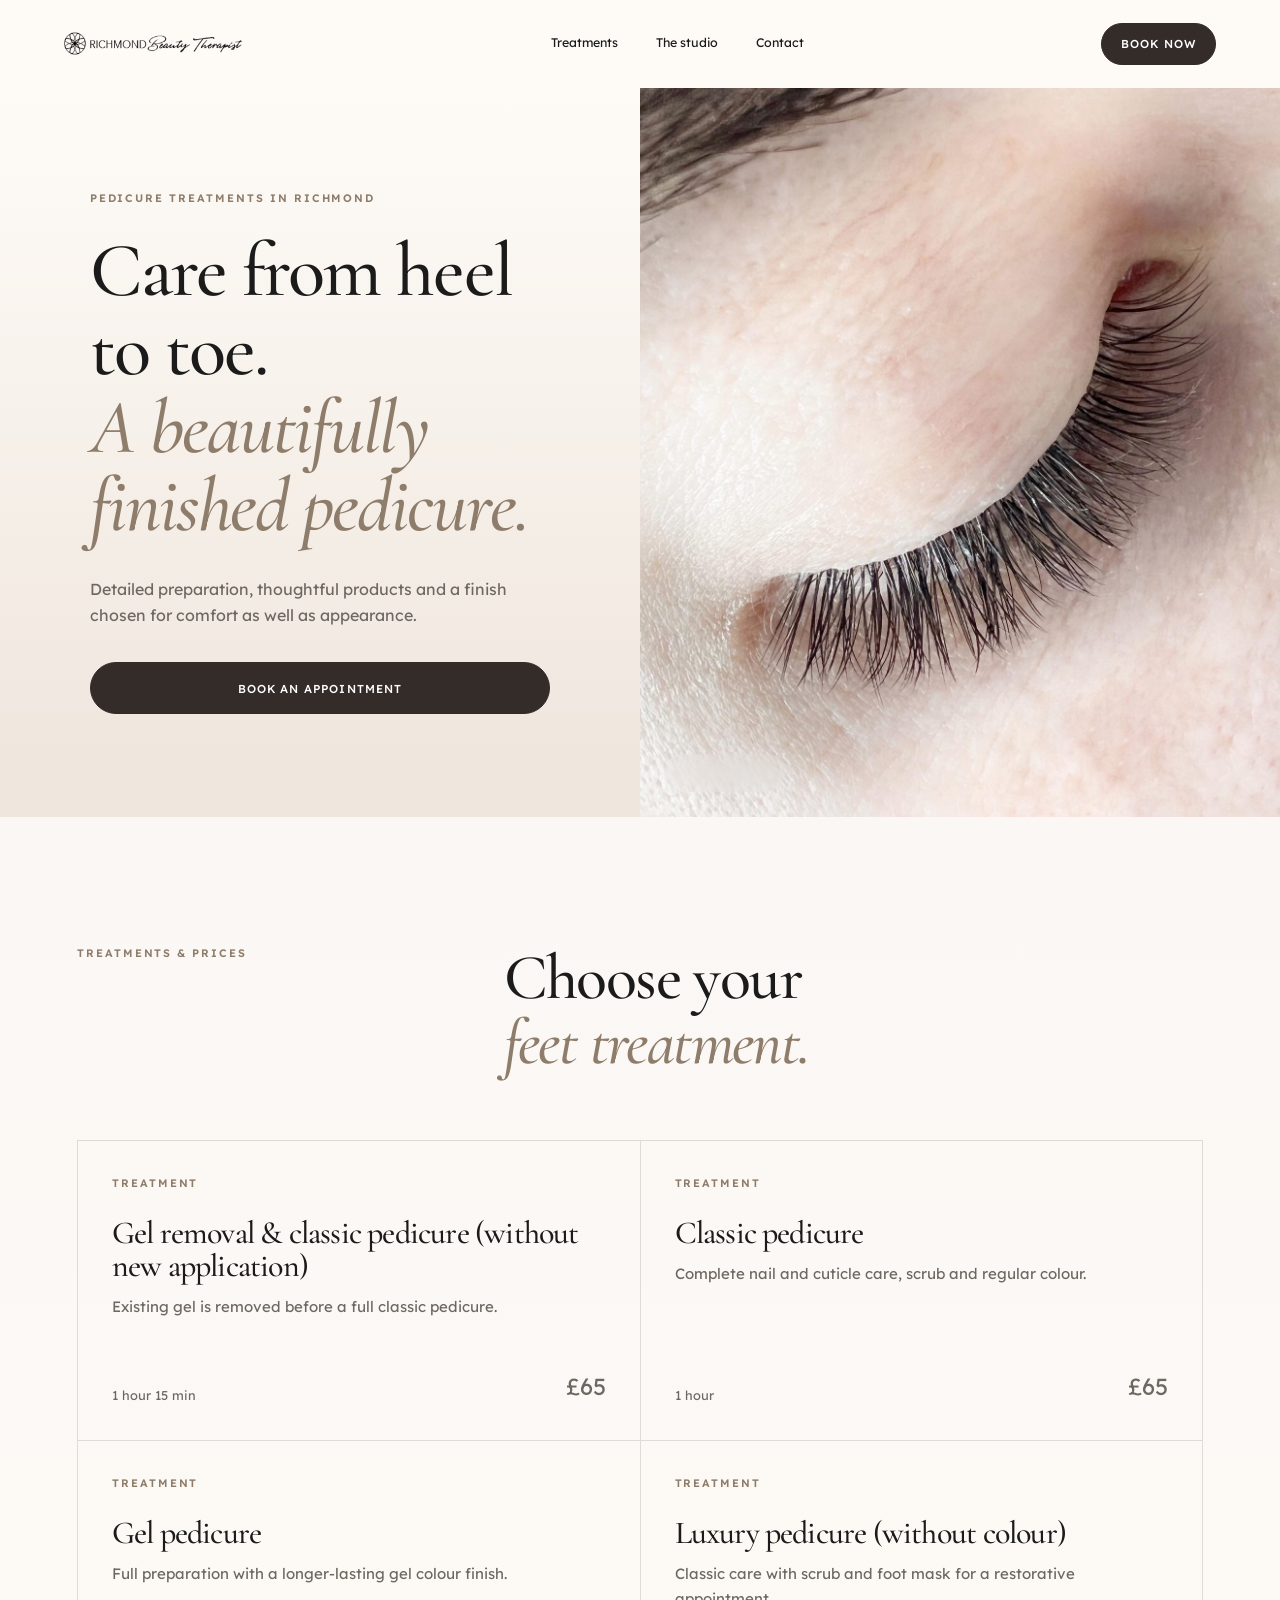
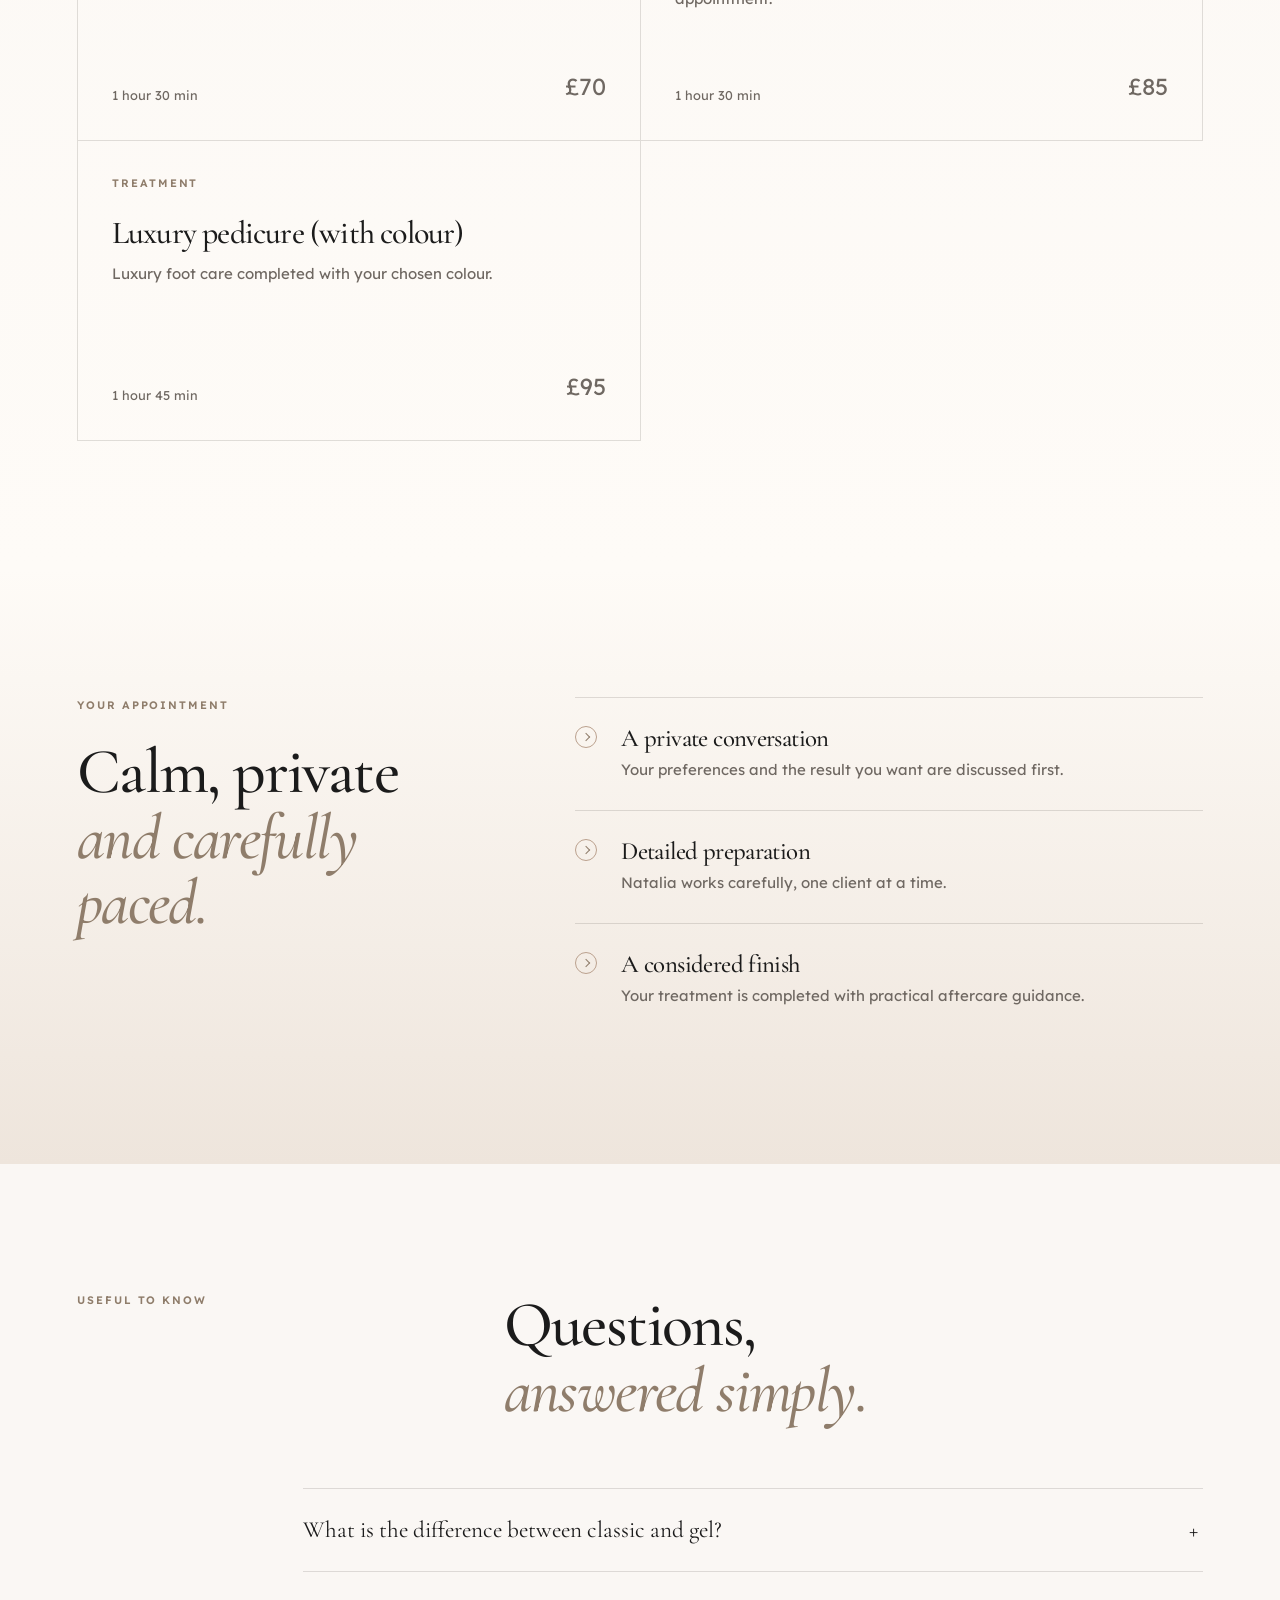
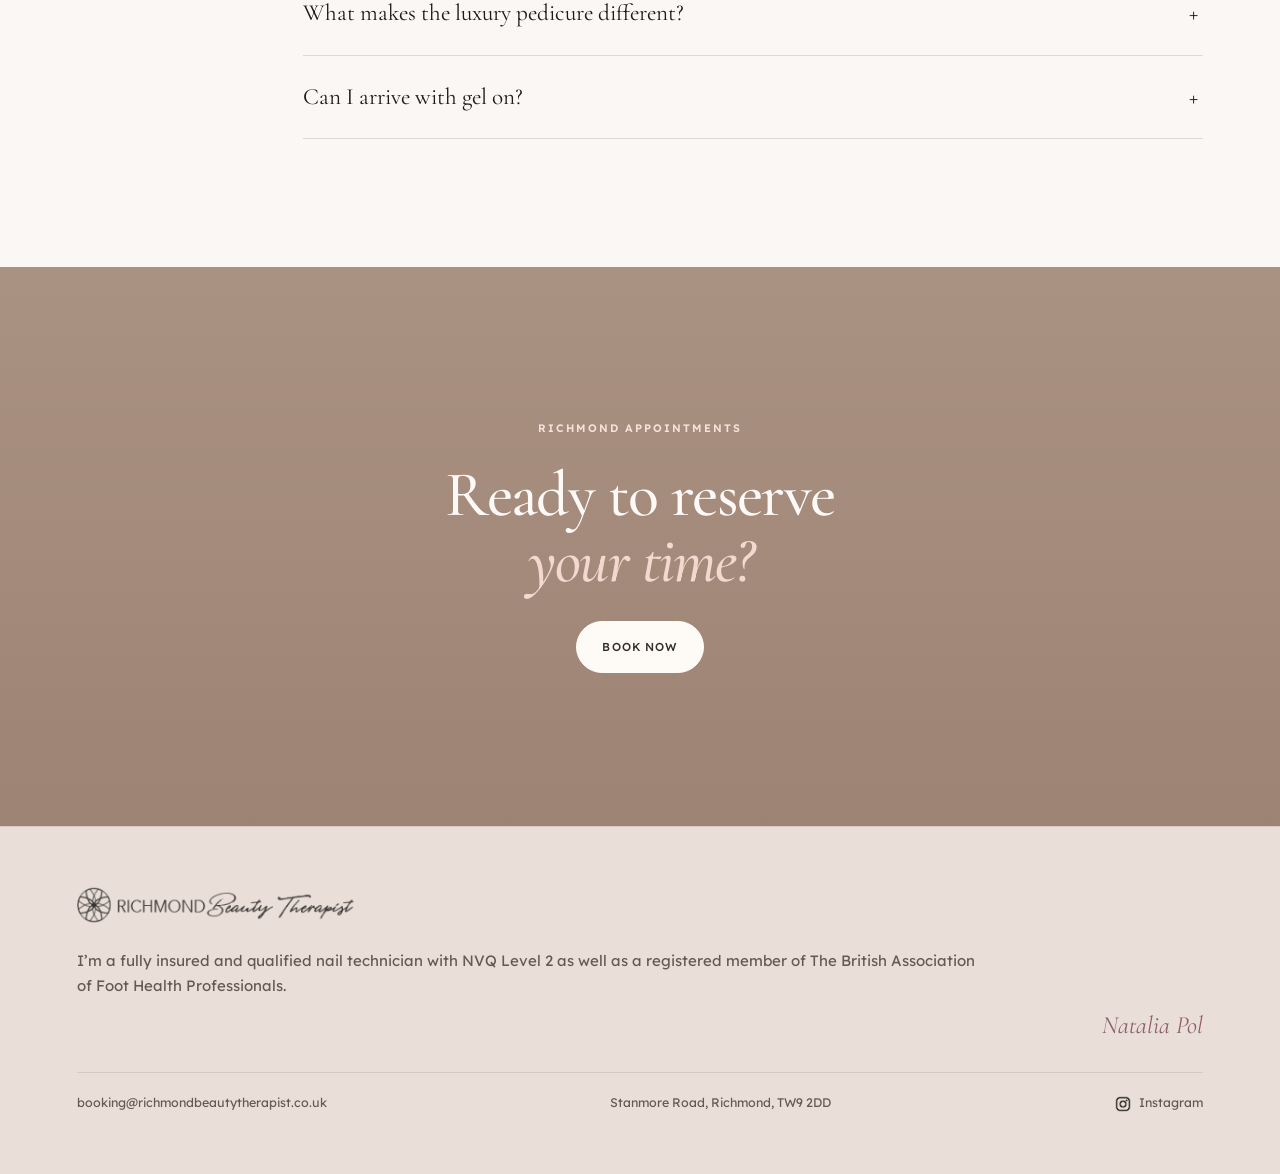
<file: public/feet-treatment.html>
<!doctype html>
<html lang="en-GB">
<head>
  <meta charset="utf-8">
  <meta name="viewport" content="width=device-width,initial-scale=1">
  <meta name="robots" content="index, follow, max-image-preview:large">
  <meta name="description" content="Private feet treatment appointments with Natalia Pol in Richmond, London. View treatments, times and prices.">
  <meta name="theme-color" content="#fefbf7">
  <link rel="canonical" href="https://www.richmondbeautytherapist.co.uk/feet-treatment">
  <meta property="og:type" content="website">
  <meta property="og:locale" content="en_GB">
  <meta property="og:site_name" content="Richmond Beauty Therapist">
  <meta property="og:title" content="Feet treatment in Richmond | Richmond Beauty Therapist">
  <meta property="og:description" content="Private feet treatment appointments with Natalia Pol in Richmond, London. View treatments, times and prices.">
  <meta property="og:url" content="https://www.richmondbeautytherapist.co.uk/feet-treatment">
  <meta property="og:image" content="https://www.richmondbeautytherapist.co.uk/assets/work-04.jpg">
  <meta property="og:image:alt" content="Richmond Beauty Therapist private nail and beauty treatments">
  <meta name="twitter:card" content="summary_large_image">
  <meta name="twitter:title" content="Feet treatment in Richmond | Richmond Beauty Therapist">
  <meta name="twitter:description" content="Private feet treatment appointments with Natalia Pol in Richmond, London. View treatments, times and prices.">
  <meta name="twitter:image" content="https://www.richmondbeautytherapist.co.uk/assets/work-04.jpg">
  <meta name="twitter:image:alt" content="Richmond Beauty Therapist private nail and beauty treatments">
  <title>Feet treatment in Richmond | Richmond Beauty Therapist</title>
  <link rel="icon" type="image/png" href="assets/richmond-logo.png">
  <link rel="apple-touch-icon" href="assets/richmond-logo.png">
  <link rel="preconnect" href="https://fonts.googleapis.com">
  <link rel="preconnect" href="https://fonts.gstatic.com" crossorigin>
  <link rel="preconnect" href="https://www.googletagmanager.com">
  <link href="https://fonts.googleapis.com/css2?family=Cormorant+Garamond:ital,wght@0,500;0,600;0,700;1,500&amp;family=Lexend:wght@300;400;500;600&amp;display=swap" rel="stylesheet">
  <link rel="stylesheet" href="styles.css">
  <link rel="stylesheet" href="colour-overrides.css">
  <script async src="https://www.googletagmanager.com/gtag/js?id=G-RPRJ3EXC0G"></script>
  <script>window.dataLayer=window.dataLayer||[];function gtag(){dataLayer.push(arguments);}gtag('js',new Date());gtag('config','G-RPRJ3EXC0G');</script>
  <script src="script.js" defer></script>
  <script type="application/ld+json">{"@context":"https://schema.org","@graph":[{"@type":"BeautySalon","@id":"https://www.richmondbeautytherapist.co.uk/#business","name":"Richmond Beauty Therapist","url":"https://www.richmondbeautytherapist.co.uk/","image":"https://www.richmondbeautytherapist.co.uk/assets/hero-nails.jpg","description":"Private one-to-one manicure, pedicure, KART foot care and lash treatments in Richmond, London.","email":"booking@richmondbeautytherapist.co.uk","priceRange":"££","address":{"@type":"PostalAddress","streetAddress":"Stanmore Road","addressLocality":"Richmond","postalCode":"TW9 2DD","addressCountry":"GB"},"founder":{"@type":"Person","name":"Natalia Pol","jobTitle":"Nail Technician"},"sameAs":["https://www.instagram.com/natalia_pol_richmond","https://www.facebook.com/mobileBeautySalonRichmondSurey/"]},{"@type":"WebSite","@id":"https://www.richmondbeautytherapist.co.uk/#website","url":"https://www.richmondbeautytherapist.co.uk/","name":"Richmond Beauty Therapist","inLanguage":"en-GB","publisher":{"@id":"https://www.richmondbeautytherapist.co.uk/#business"}},{"@type":"WebPage","@id":"https://www.richmondbeautytherapist.co.uk/feet-treatment#webpage","url":"https://www.richmondbeautytherapist.co.uk/feet-treatment","name":"Feet treatment in Richmond | Richmond Beauty Therapist","description":"Private feet treatment appointments with Natalia Pol in Richmond, London. View treatments, times and prices.","inLanguage":"en-GB","isPartOf":{"@id":"https://www.richmondbeautytherapist.co.uk/#website"},"about":{"@id":"https://www.richmondbeautytherapist.co.uk/#business"},"primaryImageOfPage":{"@type":"ImageObject","url":"https://www.richmondbeautytherapist.co.uk/assets/work-04.jpg"}}]}</script>
</head>
<body>
<a class="skip-link" href="#main">Skip to content</a>
<header class="site-header" data-header>
  <a class="brand" href="index.html" aria-label="Richmond Beauty Therapist home"><img src="assets/richmond-logo.png" alt="Richmond Beauty Therapist"></a>
  <nav class="desktop-nav" aria-label="Main navigation"><a href="index.html#services">Treatments</a><a href="index.html#studio">The studio</a><a href="#contact">Contact</a></nav>
  <div class="header-actions"><a class="button button-small" href="https://bookings.gettimely.com/richmondbeautytherapist/bb/book" data-book>Book now</a><button class="menu-toggle" type="button" aria-expanded="false" aria-controls="mobile-menu" aria-label="Open menu"><span></span><span></span></button></div>
  <nav class="mobile-menu" id="mobile-menu" hidden><a href="index.html#services">Treatments</a><a href="index.html#studio">The studio</a><a href="#contact">Contact</a></nav>
</header>
<main id="main">
  <section class="category-hero"><div><p class="eyebrow">Pedicure treatments in Richmond</p><h1>Care from heel to toe.<br><em>A beautifully finished pedicure.</em></h1><p class="hero-intro">Detailed preparation, thoughtful products and a finish chosen for comfort as well as appearance.</p><a class="button" href="https://bookings.gettimely.com/richmondbeautytherapist/bb/book" data-book>Book an appointment</a></div><figure class="reveal"><img src="assets/work-04.jpg" alt="Pedicure treatment result at Richmond Beauty Therapist"><figcaption>Gel pedicure</figcaption></figure></section>
  <section class="treatment-menu section-pad"><div class="section-heading"><p class="eyebrow">Treatments & prices</p><h2>Choose your<br><em>feet treatment.</em></h2></div><div class="service-grid"><article class="service-card"><div><p class="eyebrow">Treatment</p><h3>Gel removal &amp; classic pedicure (without new application)</h3><p>Existing gel is removed before a full classic pedicure.</p></div><div class="service-meta"><span>1 hour 15 min</span><strong>£65</strong></div></article><article class="service-card"><div><p class="eyebrow">Treatment</p><h3>Classic pedicure</h3><p>Complete nail and cuticle care, scrub and regular colour.</p></div><div class="service-meta"><span>1 hour</span><strong>£65</strong></div></article><article class="service-card"><div><p class="eyebrow">Treatment</p><h3>Gel pedicure</h3><p>Full preparation with a longer-lasting gel colour finish.</p></div><div class="service-meta"><span>1 hour 30 min</span><strong>£70</strong></div></article><article class="service-card"><div><p class="eyebrow">Treatment</p><h3>Luxury pedicure (without colour)</h3><p>Classic care with scrub and foot mask for a restorative appointment.</p></div><div class="service-meta"><span>1 hour 30 min</span><strong>£85</strong></div></article><article class="service-card"><div><p class="eyebrow">Treatment</p><h3>Luxury pedicure (with colour)</h3><p>Luxury foot care completed with your chosen colour.</p></div><div class="service-meta"><span>1 hour 45 min</span><strong>£95</strong></div></article></div></section>
  <section class="expect section-pad"><div><p class="eyebrow">Your appointment</p><h2>Calm, private<br><em>and carefully paced.</em></h2></div><div class="expect-list"><article><i></i><span><h3>A private conversation</h3><p>Your preferences and the result you want are discussed first.</p></span></article><article><i></i><span><h3>Detailed preparation</h3><p>Natalia works carefully, one client at a time.</p></span></article><article><i></i><span><h3>A considered finish</h3><p>Your treatment is completed with practical aftercare guidance.</p></span></article></div></section>
  <section class="faq section-pad"><div class="section-heading"><p class="eyebrow">Useful to know</p><h2>Questions,<br><em>answered simply.</em></h2></div><div class="faq-list"><details><summary>What is the difference between classic and gel?</summary><p>Classic uses regular polish. Gel is cured for a longer-lasting finish and needs more application time.</p></details><details><summary>What makes the luxury pedicure different?</summary><p>It adds a foot mask and extra restorative care to the full pedicure.</p></details><details><summary>Can I arrive with gel on?</summary><p>Yes. Choose the treatment that includes removal or add a note when booking.</p></details></div></section>
  <section class="final-cta"><p class="eyebrow">Richmond appointments</p><h2>Ready to reserve<br><em>your time?</em></h2><a class="button button-light" href="https://bookings.gettimely.com/richmondbeautytherapist/bb/book" data-book>Book now</a></section>
</main>
<footer class="site-footer" id="contact">
  <div class="footer-brand"><img src="assets/richmond-logo.png" alt="Richmond Beauty Therapist"></div>
  <div class="footer-copy"><p>I’m a fully insured and qualified nail technician with NVQ Level 2 as well as a registered member of The British Association of Foot Health Professionals.</p><p class="signature">Natalia Pol</p></div>
  <div class="footer-links"><a href="mailto:booking@richmondbeautytherapist.co.uk">booking@richmondbeautytherapist.co.uk</a><span>Stanmore Road, Richmond, TW9 2DD</span><a class="instagram-link" href="https://www.instagram.com/natalia_pol_richmond" target="_blank" rel="noopener"><img class="instagram-icon" src="assets/instagram-icon.png" alt="">Instagram</a></div>
</footer>
<a class="mobile-book" href="https://bookings.gettimely.com/richmondbeautytherapist/bb/book" data-book><span>Book now</span></a>
</body></html>
</file>
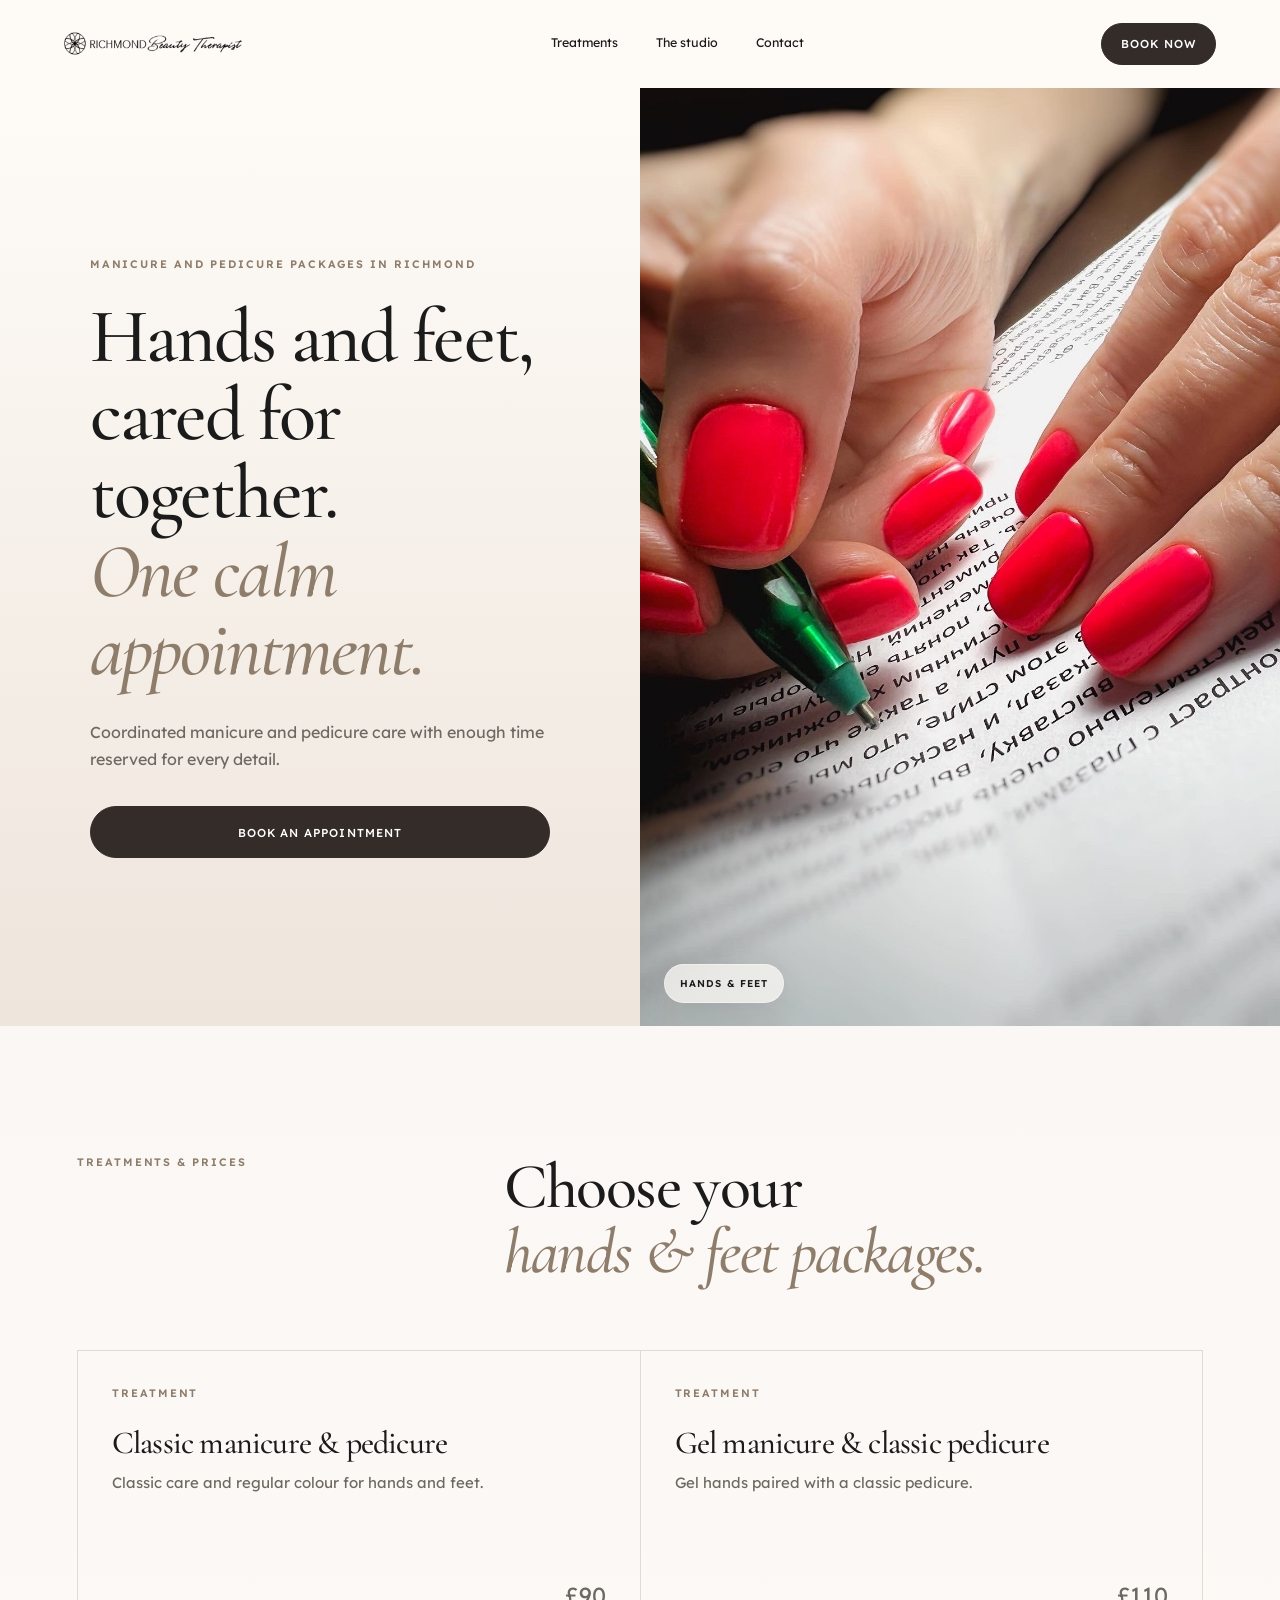
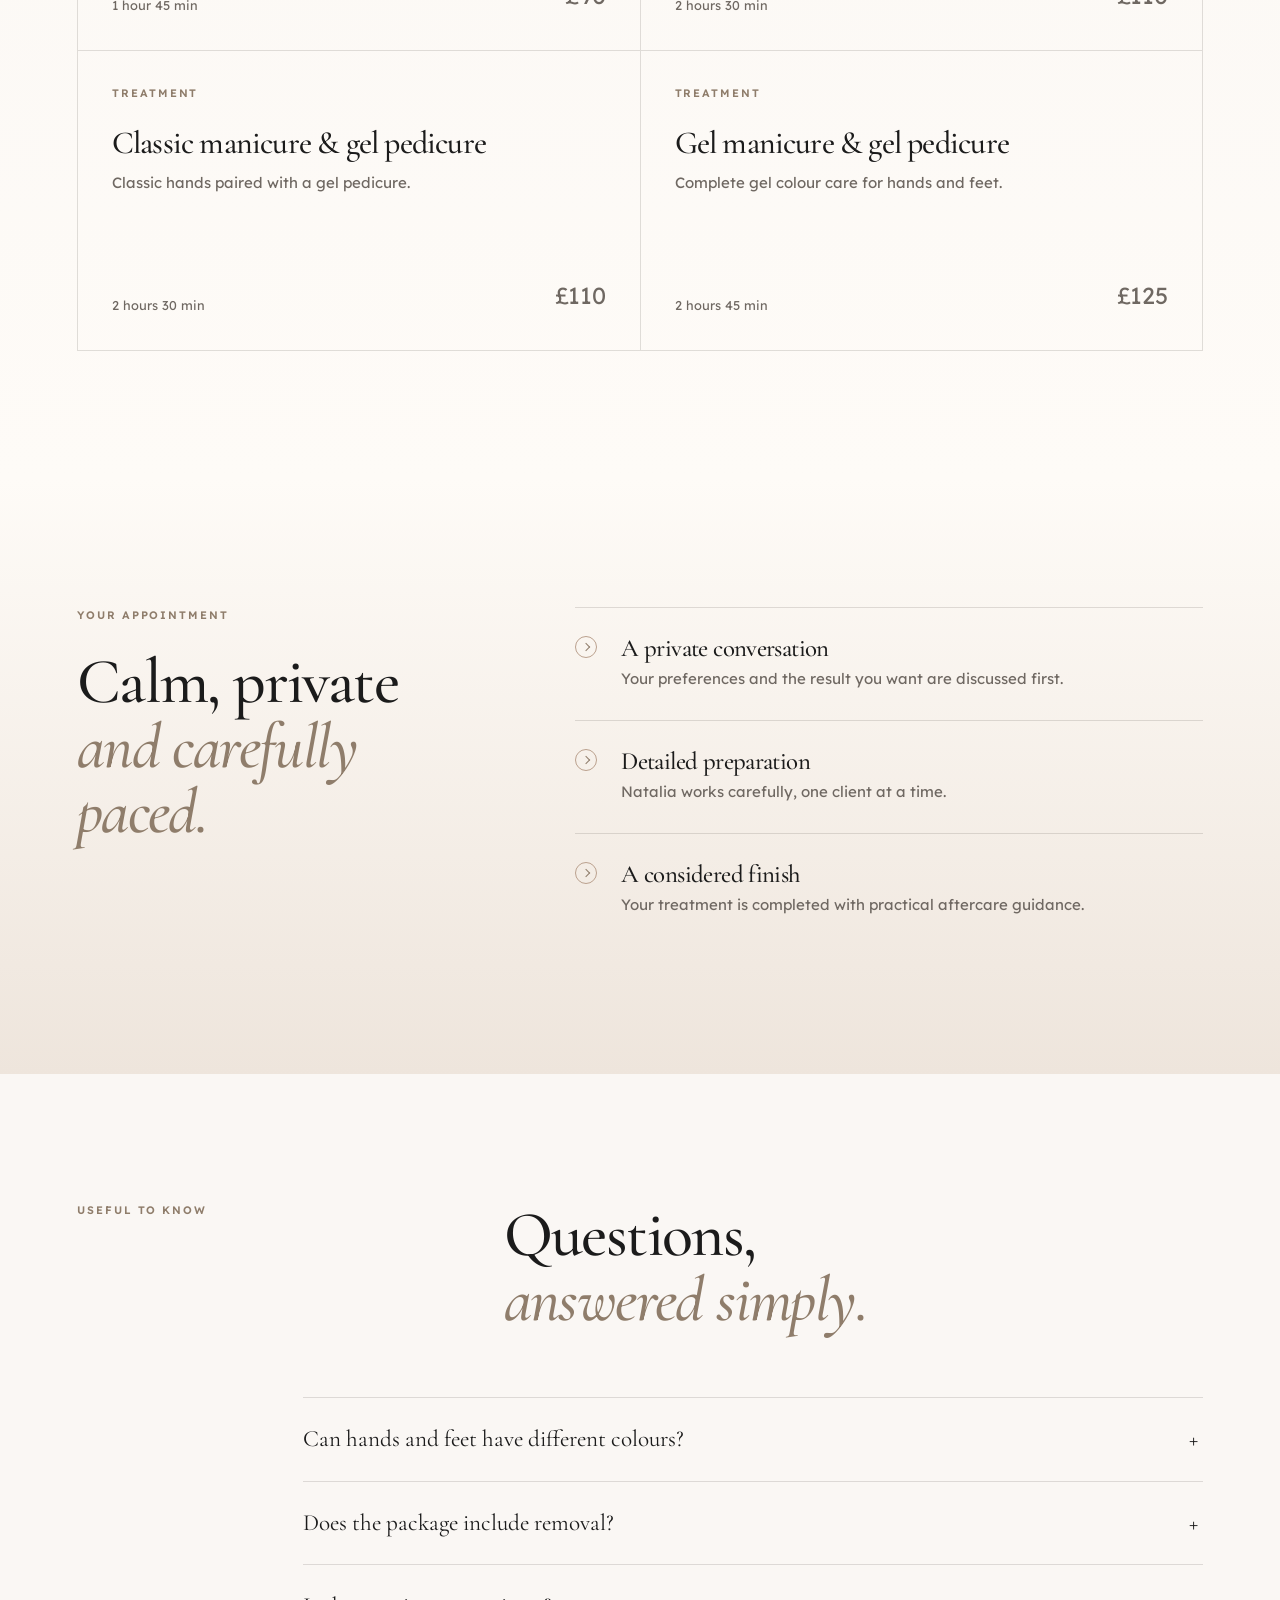
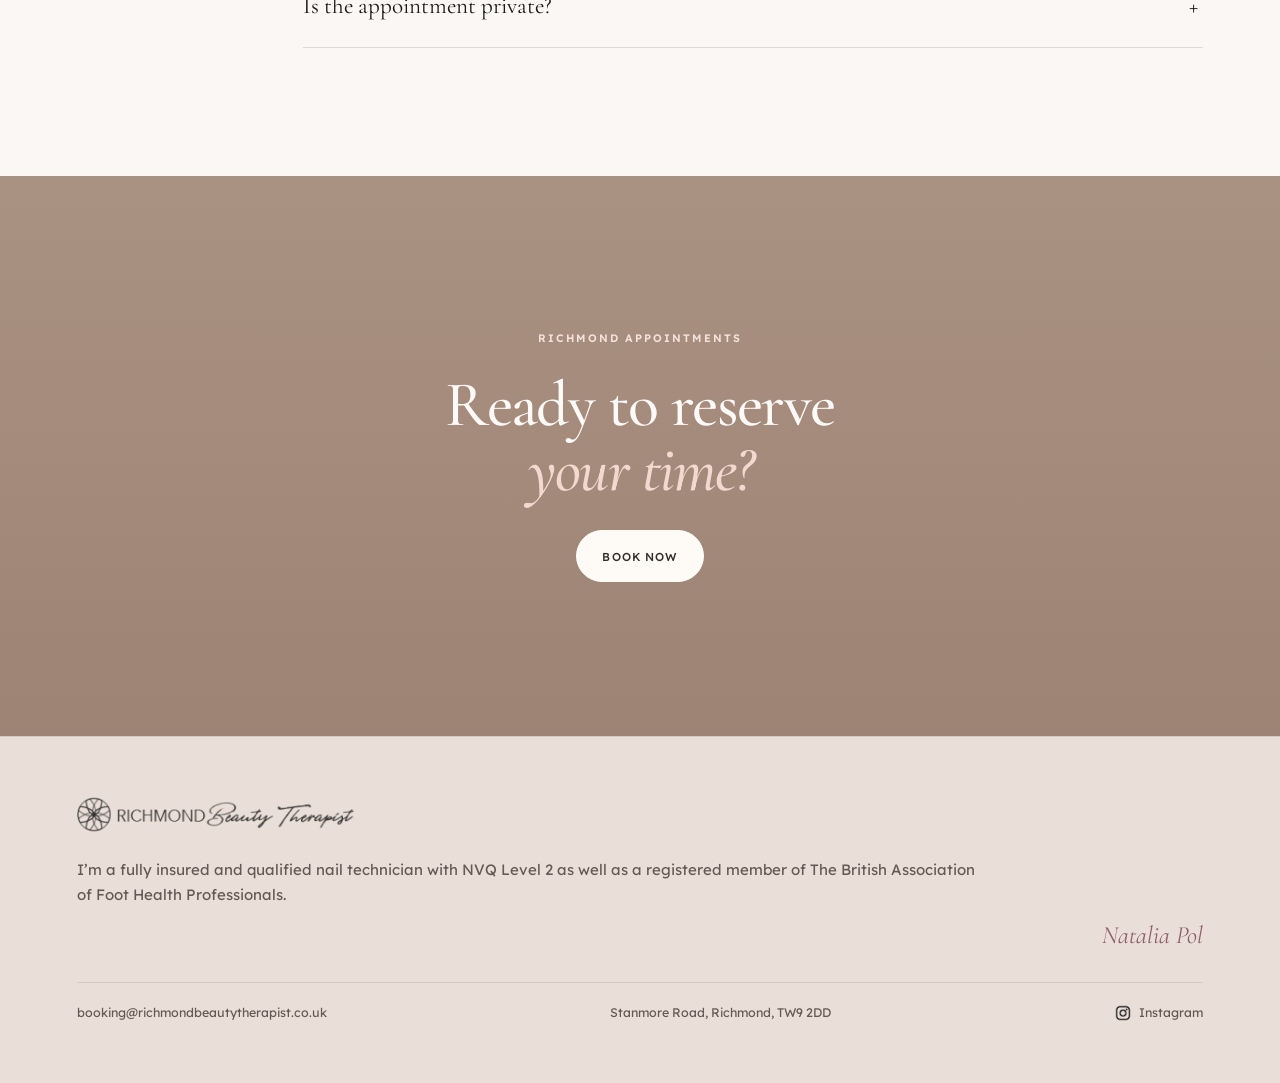
<file: public/hands-feet-packages.html>
<!doctype html>
<html lang="en-GB">
<head>
  <meta charset="utf-8">
  <meta name="viewport" content="width=device-width,initial-scale=1">
  <meta name="robots" content="index, follow, max-image-preview:large">
  <meta name="description" content="Private hands &amp; feet packages appointments with Natalia Pol in Richmond, London. View treatments, times and prices.">
  <meta name="theme-color" content="#fefbf7">
  <link rel="canonical" href="https://www.richmondbeautytherapist.co.uk/hands-feet-packages">
  <meta property="og:type" content="website">
  <meta property="og:locale" content="en_GB">
  <meta property="og:site_name" content="Richmond Beauty Therapist">
  <meta property="og:title" content="Hands &amp; feet packages in Richmond | Richmond Beauty Therapist">
  <meta property="og:description" content="Private hands &amp; feet packages appointments with Natalia Pol in Richmond, London. View treatments, times and prices.">
  <meta property="og:url" content="https://www.richmondbeautytherapist.co.uk/hands-feet-packages">
  <meta property="og:image" content="https://www.richmondbeautytherapist.co.uk/assets/work-01.jpg">
  <meta property="og:image:alt" content="Richmond Beauty Therapist private nail and beauty treatments">
  <meta name="twitter:card" content="summary_large_image">
  <meta name="twitter:title" content="Hands &amp; feet packages in Richmond | Richmond Beauty Therapist">
  <meta name="twitter:description" content="Private hands &amp; feet packages appointments with Natalia Pol in Richmond, London. View treatments, times and prices.">
  <meta name="twitter:image" content="https://www.richmondbeautytherapist.co.uk/assets/work-01.jpg">
  <meta name="twitter:image:alt" content="Richmond Beauty Therapist private nail and beauty treatments">
  <title>Hands &amp; feet packages in Richmond | Richmond Beauty Therapist</title>
  <link rel="icon" type="image/png" href="assets/richmond-logo.png">
  <link rel="apple-touch-icon" href="assets/richmond-logo.png">
  <link rel="preconnect" href="https://fonts.googleapis.com">
  <link rel="preconnect" href="https://fonts.gstatic.com" crossorigin>
  <link rel="preconnect" href="https://www.googletagmanager.com">
  <link href="https://fonts.googleapis.com/css2?family=Cormorant+Garamond:ital,wght@0,500;0,600;0,700;1,500&amp;family=Lexend:wght@300;400;500;600&amp;display=swap" rel="stylesheet">
  <link rel="stylesheet" href="styles.css">
  <link rel="stylesheet" href="colour-overrides.css">
  <script async src="https://www.googletagmanager.com/gtag/js?id=G-RPRJ3EXC0G"></script>
  <script>window.dataLayer=window.dataLayer||[];function gtag(){dataLayer.push(arguments);}gtag('js',new Date());gtag('config','G-RPRJ3EXC0G');</script>
  <script src="script.js" defer></script>
  <script type="application/ld+json">{"@context":"https://schema.org","@graph":[{"@type":"BeautySalon","@id":"https://www.richmondbeautytherapist.co.uk/#business","name":"Richmond Beauty Therapist","url":"https://www.richmondbeautytherapist.co.uk/","image":"https://www.richmondbeautytherapist.co.uk/assets/hero-nails.jpg","description":"Private one-to-one manicure, pedicure, KART foot care and lash treatments in Richmond, London.","email":"booking@richmondbeautytherapist.co.uk","priceRange":"££","address":{"@type":"PostalAddress","streetAddress":"Stanmore Road","addressLocality":"Richmond","postalCode":"TW9 2DD","addressCountry":"GB"},"founder":{"@type":"Person","name":"Natalia Pol","jobTitle":"Nail Technician"},"sameAs":["https://www.instagram.com/natalia_pol_richmond","https://www.facebook.com/mobileBeautySalonRichmondSurey/"]},{"@type":"WebSite","@id":"https://www.richmondbeautytherapist.co.uk/#website","url":"https://www.richmondbeautytherapist.co.uk/","name":"Richmond Beauty Therapist","inLanguage":"en-GB","publisher":{"@id":"https://www.richmondbeautytherapist.co.uk/#business"}},{"@type":"WebPage","@id":"https://www.richmondbeautytherapist.co.uk/hands-feet-packages#webpage","url":"https://www.richmondbeautytherapist.co.uk/hands-feet-packages","name":"Hands & feet packages in Richmond | Richmond Beauty Therapist","description":"Private hands & feet packages appointments with Natalia Pol in Richmond, London. View treatments, times and prices.","inLanguage":"en-GB","isPartOf":{"@id":"https://www.richmondbeautytherapist.co.uk/#website"},"about":{"@id":"https://www.richmondbeautytherapist.co.uk/#business"},"primaryImageOfPage":{"@type":"ImageObject","url":"https://www.richmondbeautytherapist.co.uk/assets/work-01.jpg"}}]}</script>
</head>
<body>
<a class="skip-link" href="#main">Skip to content</a>
<header class="site-header" data-header>
  <a class="brand" href="index.html" aria-label="Richmond Beauty Therapist home"><img src="assets/richmond-logo.png" alt="Richmond Beauty Therapist"></a>
  <nav class="desktop-nav" aria-label="Main navigation"><a href="index.html#services">Treatments</a><a href="index.html#studio">The studio</a><a href="#contact">Contact</a></nav>
  <div class="header-actions"><a class="button button-small" href="https://bookings.gettimely.com/richmondbeautytherapist/bb/book" data-book>Book now</a><button class="menu-toggle" type="button" aria-expanded="false" aria-controls="mobile-menu" aria-label="Open menu"><span></span><span></span></button></div>
  <nav class="mobile-menu" id="mobile-menu" hidden><a href="index.html#services">Treatments</a><a href="index.html#studio">The studio</a><a href="#contact">Contact</a></nav>
</header>
<main id="main">
  <section class="category-hero"><div><p class="eyebrow">Manicure and pedicure packages in Richmond</p><h1>Hands and feet, cared for together.<br><em>One calm appointment.</em></h1><p class="hero-intro">Coordinated manicure and pedicure care with enough time reserved for every detail.</p><a class="button" href="https://bookings.gettimely.com/richmondbeautytherapist/bb/book" data-book>Book an appointment</a></div><figure class="reveal"><img src="assets/work-01.jpg" alt="Coordinated manicure and pedicure treatment in Richmond"><figcaption>Hands &amp; feet</figcaption></figure></section>
  <section class="treatment-menu section-pad"><div class="section-heading"><p class="eyebrow">Treatments & prices</p><h2>Choose your<br><em>hands &amp; feet packages.</em></h2></div><div class="service-grid"><article class="service-card"><div><p class="eyebrow">Treatment</p><h3>Classic manicure &amp; pedicure</h3><p>Classic care and regular colour for hands and feet.</p></div><div class="service-meta"><span>1 hour 45 min</span><strong>£90</strong></div></article><article class="service-card"><div><p class="eyebrow">Treatment</p><h3>Gel manicure &amp; classic pedicure</h3><p>Gel hands paired with a classic pedicure.</p></div><div class="service-meta"><span>2 hours 30 min</span><strong>£110</strong></div></article><article class="service-card"><div><p class="eyebrow">Treatment</p><h3>Classic manicure &amp; gel pedicure</h3><p>Classic hands paired with a gel pedicure.</p></div><div class="service-meta"><span>2 hours 30 min</span><strong>£110</strong></div></article><article class="service-card"><div><p class="eyebrow">Treatment</p><h3>Gel manicure &amp; gel pedicure</h3><p>Complete gel colour care for hands and feet.</p></div><div class="service-meta"><span>2 hours 45 min</span><strong>£125</strong></div></article></div></section>
  <section class="expect section-pad"><div><p class="eyebrow">Your appointment</p><h2>Calm, private<br><em>and carefully paced.</em></h2></div><div class="expect-list"><article><i></i><span><h3>A private conversation</h3><p>Your preferences and the result you want are discussed first.</p></span></article><article><i></i><span><h3>Detailed preparation</h3><p>Natalia works carefully, one client at a time.</p></span></article><article><i></i><span><h3>A considered finish</h3><p>Your treatment is completed with practical aftercare guidance.</p></span></article></div></section>
  <section class="faq section-pad"><div class="section-heading"><p class="eyebrow">Useful to know</p><h2>Questions,<br><em>answered simply.</em></h2></div><div class="faq-list"><details><summary>Can hands and feet have different colours?</summary><p>Yes. Colours can coordinate or be chosen separately.</p></details><details><summary>Does the package include removal?</summary><p>Please add a note if you arrive with existing gel so the required time can be confirmed.</p></details><details><summary>Is the appointment private?</summary><p>Yes. Natalia sees one client at a time in the Richmond treatment room.</p></details></div></section>
  <section class="final-cta"><p class="eyebrow">Richmond appointments</p><h2>Ready to reserve<br><em>your time?</em></h2><a class="button button-light" href="https://bookings.gettimely.com/richmondbeautytherapist/bb/book" data-book>Book now</a></section>
</main>
<footer class="site-footer" id="contact">
  <div class="footer-brand"><img src="assets/richmond-logo.png" alt="Richmond Beauty Therapist"></div>
  <div class="footer-copy"><p>I’m a fully insured and qualified nail technician with NVQ Level 2 as well as a registered member of The British Association of Foot Health Professionals.</p><p class="signature">Natalia Pol</p></div>
  <div class="footer-links"><a href="mailto:booking@richmondbeautytherapist.co.uk">booking@richmondbeautytherapist.co.uk</a><span>Stanmore Road, Richmond, TW9 2DD</span><a class="instagram-link" href="https://www.instagram.com/natalia_pol_richmond" target="_blank" rel="noopener"><img class="instagram-icon" src="assets/instagram-icon.png" alt="">Instagram</a></div>
</footer>
<a class="mobile-book" href="https://bookings.gettimely.com/richmondbeautytherapist/bb/book" data-book><span>Book now</span></a>
</body></html>
</file>
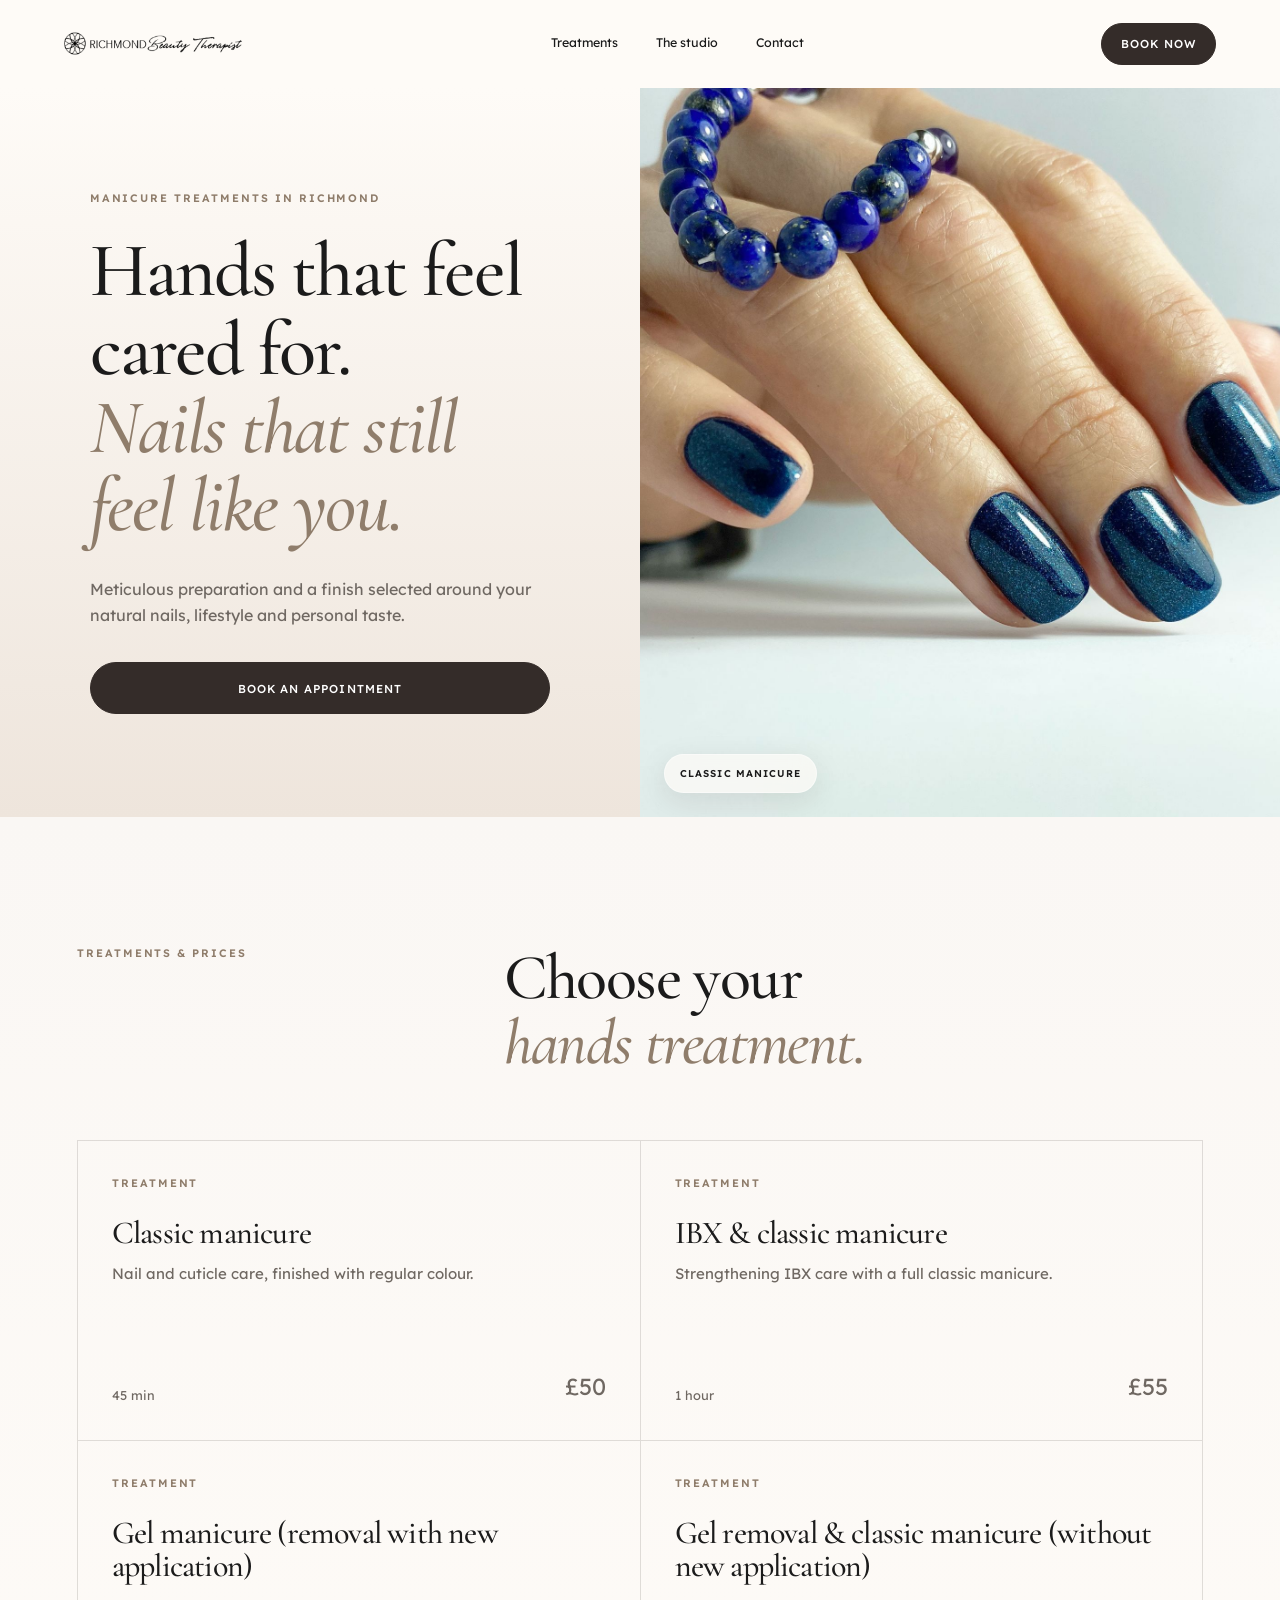
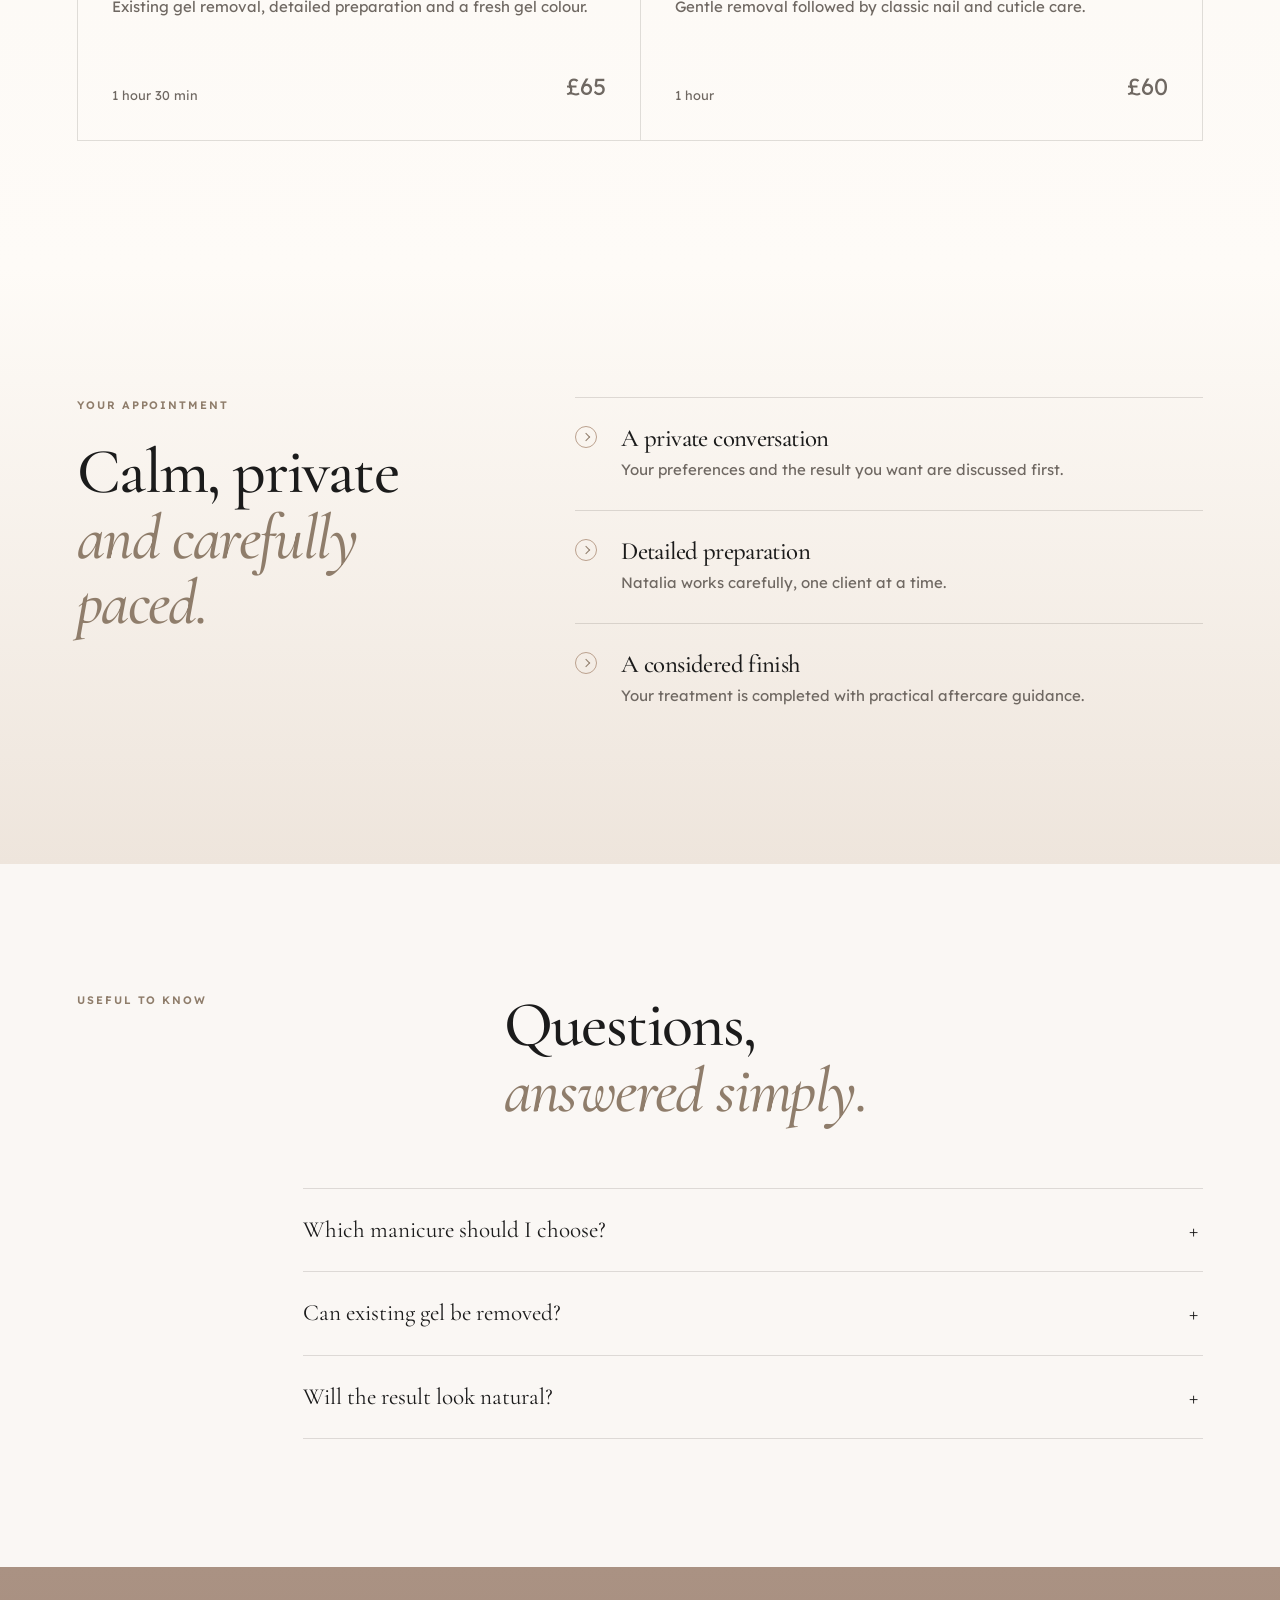
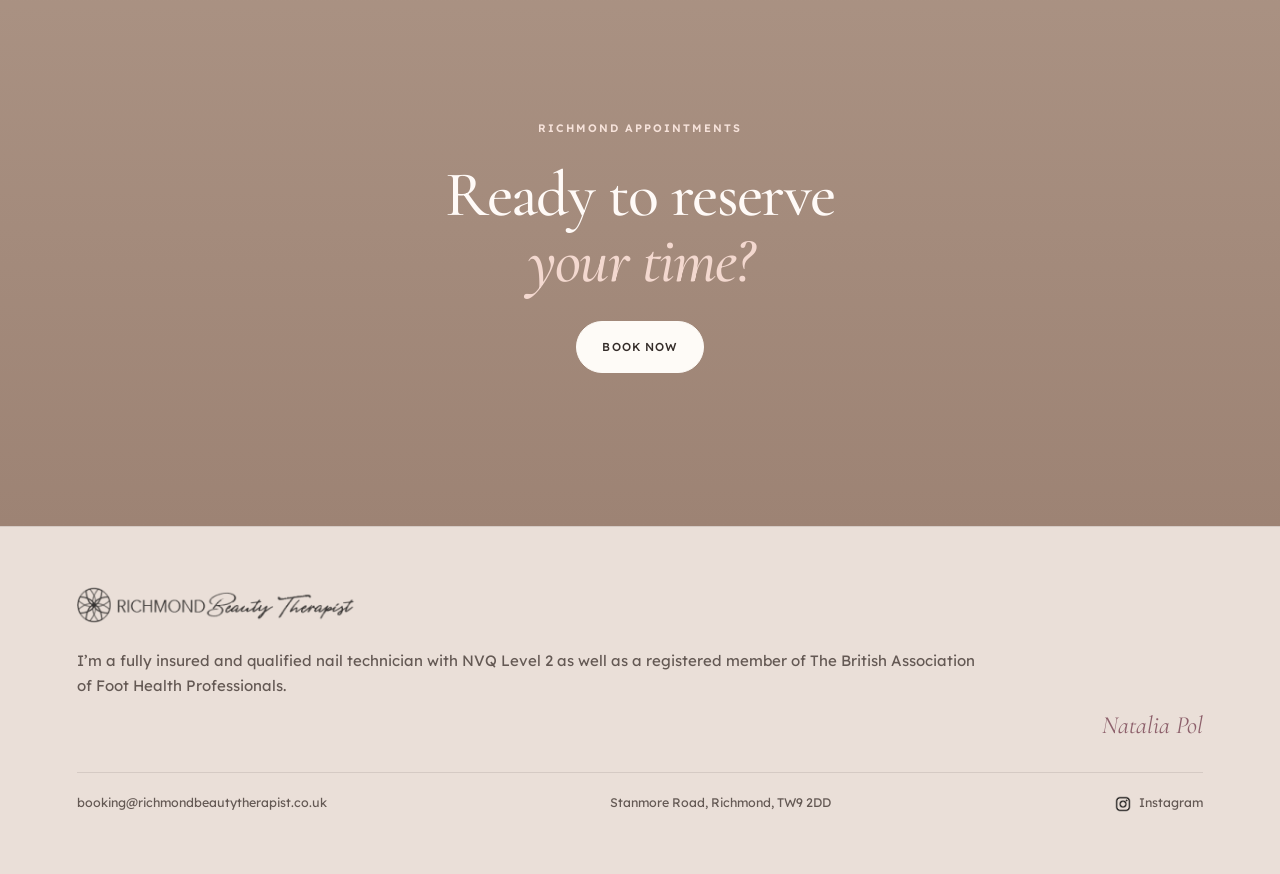
<file: public/hands-treatment.html>
<!doctype html>
<html lang="en-GB">
<head>
  <meta charset="utf-8">
  <meta name="viewport" content="width=device-width,initial-scale=1">
  <meta name="robots" content="index, follow, max-image-preview:large">
  <meta name="description" content="Private hands treatment appointments with Natalia Pol in Richmond, London. View treatments, times and prices.">
  <meta name="theme-color" content="#fefbf7">
  <link rel="canonical" href="https://www.richmondbeautytherapist.co.uk/hands-treatment">
  <meta property="og:type" content="website">
  <meta property="og:locale" content="en_GB">
  <meta property="og:site_name" content="Richmond Beauty Therapist">
  <meta property="og:title" content="Hands treatment in Richmond | Richmond Beauty Therapist">
  <meta property="og:description" content="Private hands treatment appointments with Natalia Pol in Richmond, London. View treatments, times and prices.">
  <meta property="og:url" content="https://www.richmondbeautytherapist.co.uk/hands-treatment">
  <meta property="og:image" content="https://www.richmondbeautytherapist.co.uk/assets/work-06.jpg">
  <meta property="og:image:alt" content="Richmond Beauty Therapist private nail and beauty treatments">
  <meta name="twitter:card" content="summary_large_image">
  <meta name="twitter:title" content="Hands treatment in Richmond | Richmond Beauty Therapist">
  <meta name="twitter:description" content="Private hands treatment appointments with Natalia Pol in Richmond, London. View treatments, times and prices.">
  <meta name="twitter:image" content="https://www.richmondbeautytherapist.co.uk/assets/work-06.jpg">
  <meta name="twitter:image:alt" content="Richmond Beauty Therapist private nail and beauty treatments">
  <title>Hands treatment in Richmond | Richmond Beauty Therapist</title>
  <link rel="icon" type="image/png" href="assets/richmond-logo.png">
  <link rel="apple-touch-icon" href="assets/richmond-logo.png">
  <link rel="preconnect" href="https://fonts.googleapis.com">
  <link rel="preconnect" href="https://fonts.gstatic.com" crossorigin>
  <link rel="preconnect" href="https://www.googletagmanager.com">
  <link href="https://fonts.googleapis.com/css2?family=Cormorant+Garamond:ital,wght@0,500;0,600;0,700;1,500&amp;family=Lexend:wght@300;400;500;600&amp;display=swap" rel="stylesheet">
  <link rel="stylesheet" href="styles.css">
  <link rel="stylesheet" href="colour-overrides.css">
  <script async src="https://www.googletagmanager.com/gtag/js?id=G-RPRJ3EXC0G"></script>
  <script>window.dataLayer=window.dataLayer||[];function gtag(){dataLayer.push(arguments);}gtag('js',new Date());gtag('config','G-RPRJ3EXC0G');</script>
  <script src="script.js" defer></script>
  <script type="application/ld+json">{"@context":"https://schema.org","@graph":[{"@type":"BeautySalon","@id":"https://www.richmondbeautytherapist.co.uk/#business","name":"Richmond Beauty Therapist","url":"https://www.richmondbeautytherapist.co.uk/","image":"https://www.richmondbeautytherapist.co.uk/assets/hero-nails.jpg","description":"Private one-to-one manicure, pedicure, KART foot care and lash treatments in Richmond, London.","email":"booking@richmondbeautytherapist.co.uk","priceRange":"££","address":{"@type":"PostalAddress","streetAddress":"Stanmore Road","addressLocality":"Richmond","postalCode":"TW9 2DD","addressCountry":"GB"},"founder":{"@type":"Person","name":"Natalia Pol","jobTitle":"Nail Technician"},"sameAs":["https://www.instagram.com/natalia_pol_richmond","https://www.facebook.com/mobileBeautySalonRichmondSurey/"]},{"@type":"WebSite","@id":"https://www.richmondbeautytherapist.co.uk/#website","url":"https://www.richmondbeautytherapist.co.uk/","name":"Richmond Beauty Therapist","inLanguage":"en-GB","publisher":{"@id":"https://www.richmondbeautytherapist.co.uk/#business"}},{"@type":"WebPage","@id":"https://www.richmondbeautytherapist.co.uk/hands-treatment#webpage","url":"https://www.richmondbeautytherapist.co.uk/hands-treatment","name":"Hands treatment in Richmond | Richmond Beauty Therapist","description":"Private hands treatment appointments with Natalia Pol in Richmond, London. View treatments, times and prices.","inLanguage":"en-GB","isPartOf":{"@id":"https://www.richmondbeautytherapist.co.uk/#website"},"about":{"@id":"https://www.richmondbeautytherapist.co.uk/#business"},"primaryImageOfPage":{"@type":"ImageObject","url":"https://www.richmondbeautytherapist.co.uk/assets/work-06.jpg"}}]}</script>
</head>
<body>
<a class="skip-link" href="#main">Skip to content</a>
<header class="site-header" data-header>
  <a class="brand" href="index.html" aria-label="Richmond Beauty Therapist home"><img src="assets/richmond-logo.png" alt="Richmond Beauty Therapist"></a>
  <nav class="desktop-nav" aria-label="Main navigation"><a href="index.html#services">Treatments</a><a href="index.html#studio">The studio</a><a href="#contact">Contact</a></nav>
  <div class="header-actions"><a class="button button-small" href="https://bookings.gettimely.com/richmondbeautytherapist/bb/book" data-book>Book now</a><button class="menu-toggle" type="button" aria-expanded="false" aria-controls="mobile-menu" aria-label="Open menu"><span></span><span></span></button></div>
  <nav class="mobile-menu" id="mobile-menu" hidden><a href="index.html#services">Treatments</a><a href="index.html#studio">The studio</a><a href="#contact">Contact</a></nav>
</header>
<main id="main">
  <section class="category-hero"><div><p class="eyebrow">Manicure treatments in Richmond</p><h1>Hands that feel cared for.<br><em>Nails that still feel like you.</em></h1><p class="hero-intro">Meticulous preparation and a finish selected around your natural nails, lifestyle and personal taste.</p><a class="button" href="https://bookings.gettimely.com/richmondbeautytherapist/bb/book" data-book>Book an appointment</a></div><figure class="reveal"><img src="assets/work-06.jpg" alt="Natural manicure result by Natalia Pol in Richmond"><figcaption>Classic manicure</figcaption></figure></section>
  <section class="treatment-menu section-pad"><div class="section-heading"><p class="eyebrow">Treatments & prices</p><h2>Choose your<br><em>hands treatment.</em></h2></div><div class="service-grid"><article class="service-card"><div><p class="eyebrow">Treatment</p><h3>Classic manicure</h3><p>Nail and cuticle care, finished with regular colour.</p></div><div class="service-meta"><span>45 min</span><strong>£50</strong></div></article><article class="service-card"><div><p class="eyebrow">Treatment</p><h3>IBX &amp; classic manicure</h3><p>Strengthening IBX care with a full classic manicure.</p></div><div class="service-meta"><span>1 hour</span><strong>£55</strong></div></article><article class="service-card"><div><p class="eyebrow">Treatment</p><h3>Gel manicure (removal with new application)</h3><p>Existing gel removal, detailed preparation and a fresh gel colour.</p></div><div class="service-meta"><span>1 hour 30 min</span><strong>£65</strong></div></article><article class="service-card"><div><p class="eyebrow">Treatment</p><h3>Gel removal &amp; classic manicure (without new application)</h3><p>Gentle removal followed by classic nail and cuticle care.</p></div><div class="service-meta"><span>1 hour</span><strong>£60</strong></div></article></div></section>
  <section class="expect section-pad"><div><p class="eyebrow">Your appointment</p><h2>Calm, private<br><em>and carefully paced.</em></h2></div><div class="expect-list"><article><i></i><span><h3>A private conversation</h3><p>Your preferences and the result you want are discussed first.</p></span></article><article><i></i><span><h3>Detailed preparation</h3><p>Natalia works carefully, one client at a time.</p></span></article><article><i></i><span><h3>A considered finish</h3><p>Your treatment is completed with practical aftercare guidance.</p></span></article></div></section>
  <section class="faq section-pad"><div class="section-heading"><p class="eyebrow">Useful to know</p><h2>Questions,<br><em>answered simply.</em></h2></div><div class="faq-list"><details><summary>Which manicure should I choose?</summary><p>Choose classic for regular polish, gel for a longer-lasting colour, or IBX when natural nails need extra care.</p></details><details><summary>Can existing gel be removed?</summary><p>Yes. Select the option that includes either a new gel application or a classic manicure afterwards.</p></details><details><summary>Will the result look natural?</summary><p>Yes. Shape, length and colour are discussed before treatment so the result feels right for you.</p></details></div></section>
  <section class="final-cta"><p class="eyebrow">Richmond appointments</p><h2>Ready to reserve<br><em>your time?</em></h2><a class="button button-light" href="https://bookings.gettimely.com/richmondbeautytherapist/bb/book" data-book>Book now</a></section>
</main>
<footer class="site-footer" id="contact">
  <div class="footer-brand"><img src="assets/richmond-logo.png" alt="Richmond Beauty Therapist"></div>
  <div class="footer-copy"><p>I’m a fully insured and qualified nail technician with NVQ Level 2 as well as a registered member of The British Association of Foot Health Professionals.</p><p class="signature">Natalia Pol</p></div>
  <div class="footer-links"><a href="mailto:booking@richmondbeautytherapist.co.uk">booking@richmondbeautytherapist.co.uk</a><span>Stanmore Road, Richmond, TW9 2DD</span><a class="instagram-link" href="https://www.instagram.com/natalia_pol_richmond" target="_blank" rel="noopener"><img class="instagram-icon" src="assets/instagram-icon.png" alt="">Instagram</a></div>
</footer>
<a class="mobile-book" href="https://bookings.gettimely.com/richmondbeautytherapist/bb/book" data-book><span>Book now</span></a>
</body></html>
</file>
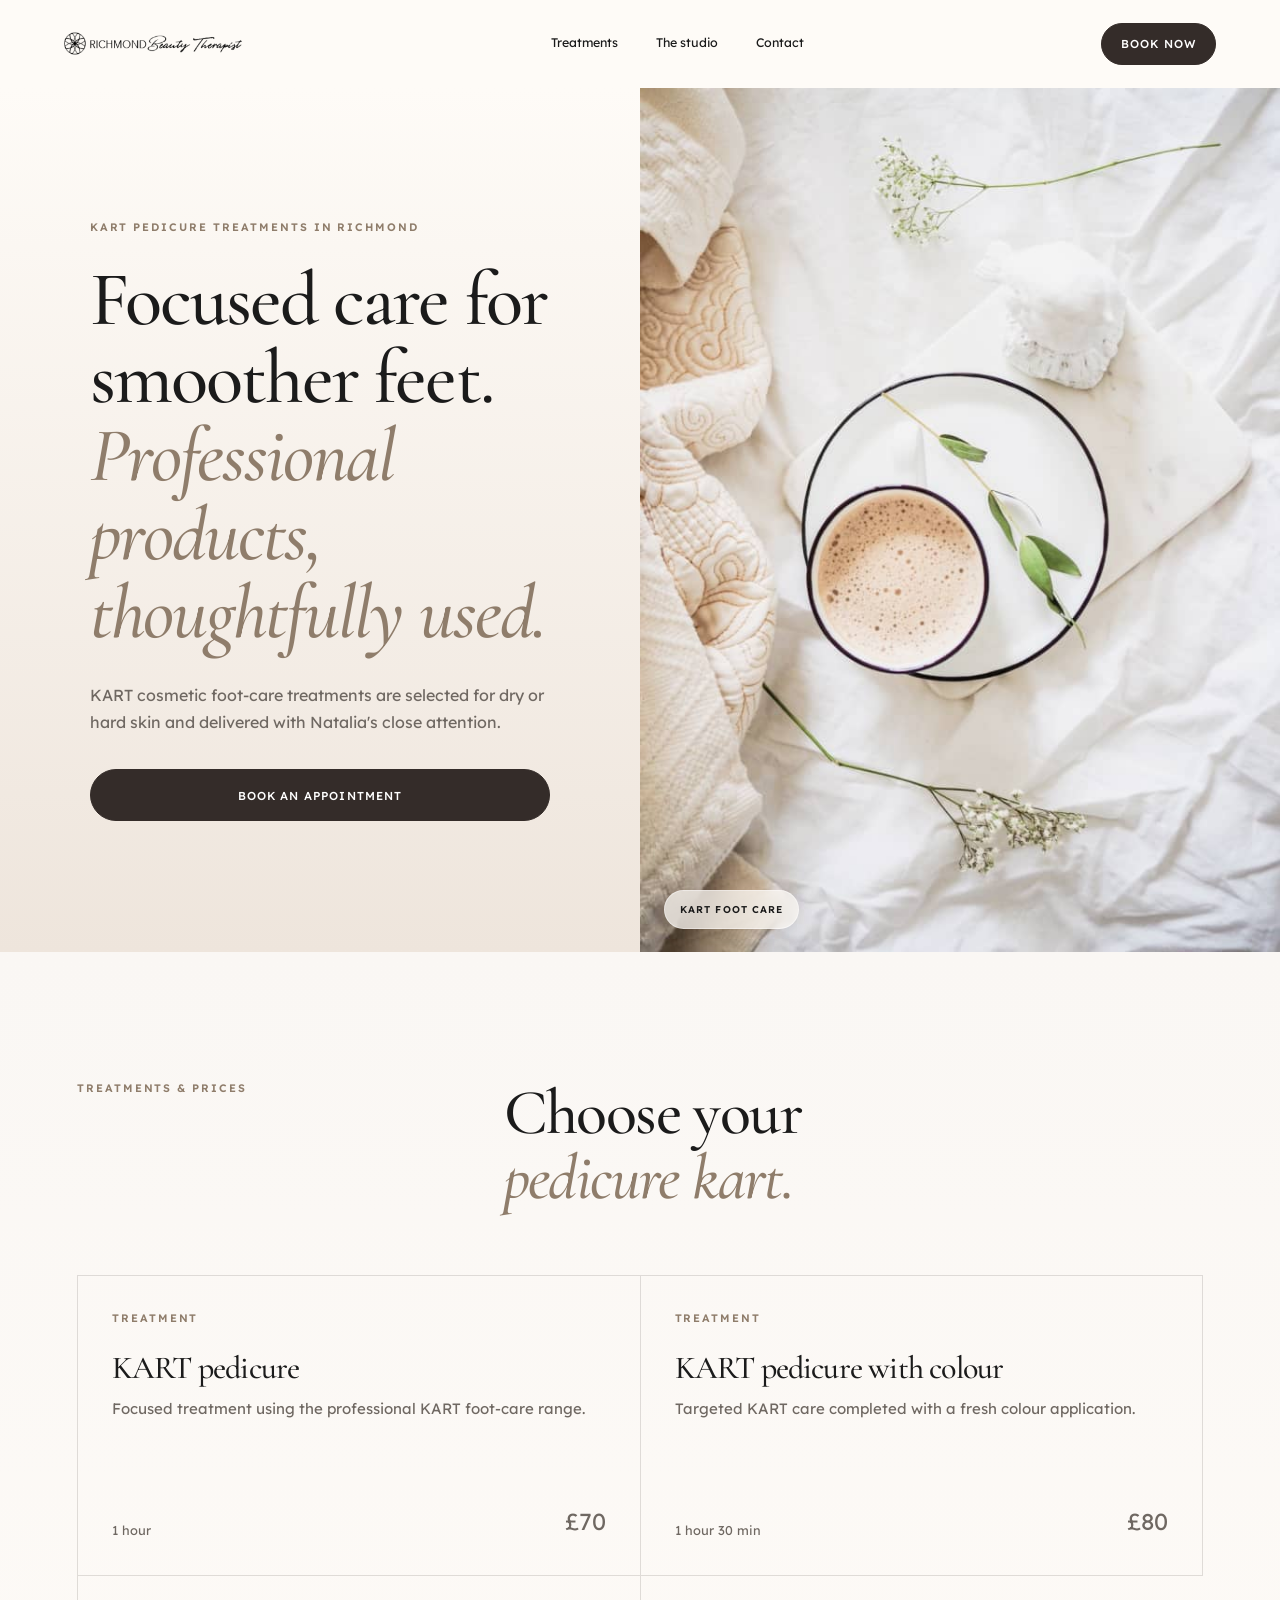
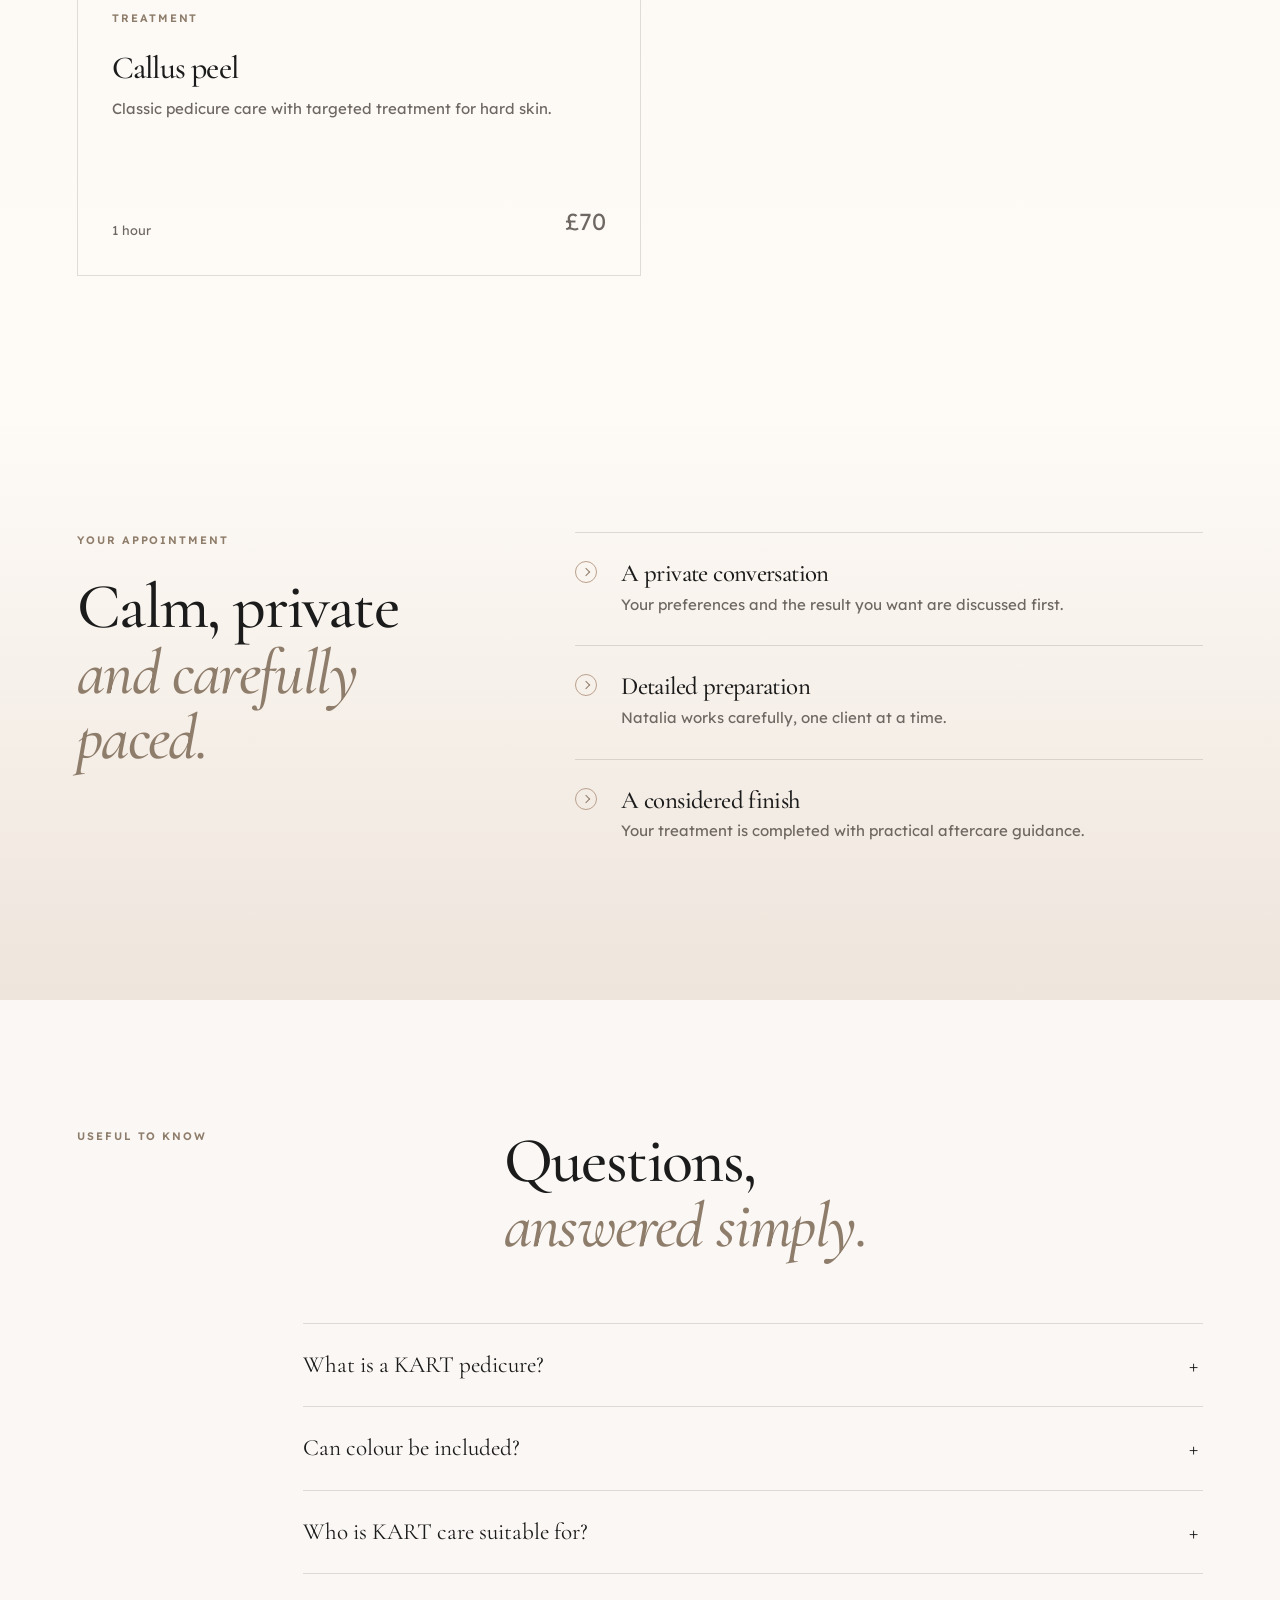
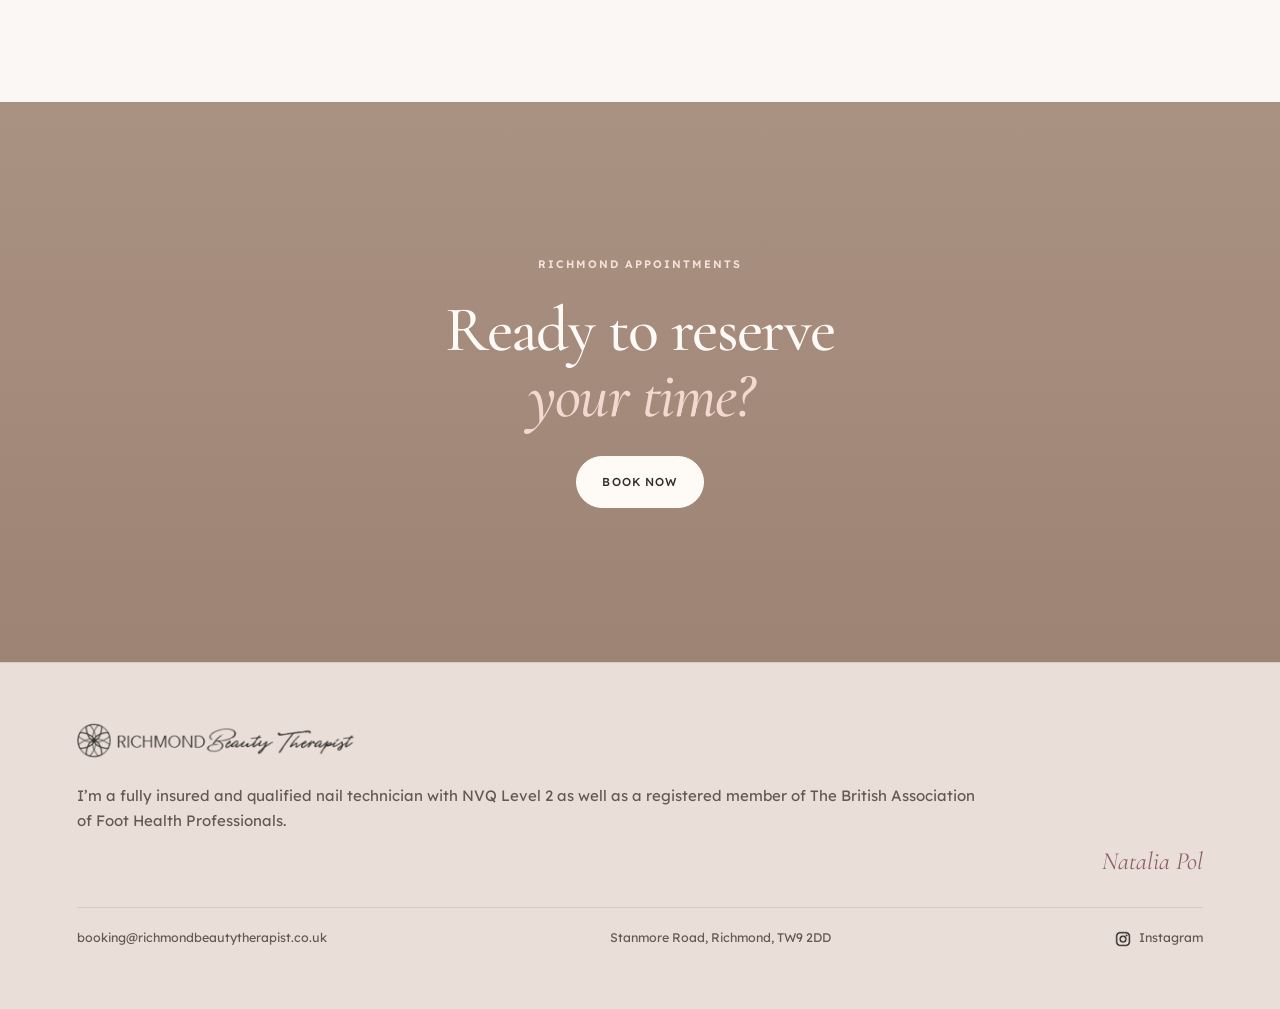
<file: public/kart-pedicure.html>
<!doctype html>
<html lang="en-GB">
<head>
  <meta charset="utf-8">
  <meta name="viewport" content="width=device-width,initial-scale=1">
  <meta name="robots" content="index, follow, max-image-preview:large">
  <meta name="description" content="Private pedicure kart appointments with Natalia Pol in Richmond, London. View treatments, times and prices.">
  <meta name="theme-color" content="#fefbf7">
  <link rel="canonical" href="https://www.richmondbeautytherapist.co.uk/kart-pedicure">
  <meta property="og:type" content="website">
  <meta property="og:locale" content="en_GB">
  <meta property="og:site_name" content="Richmond Beauty Therapist">
  <meta property="og:title" content="Pedicure KART in Richmond | Richmond Beauty Therapist">
  <meta property="og:description" content="Private pedicure kart appointments with Natalia Pol in Richmond, London. View treatments, times and prices.">
  <meta property="og:url" content="https://www.richmondbeautytherapist.co.uk/kart-pedicure">
  <meta property="og:image" content="https://www.richmondbeautytherapist.co.uk/assets/ritual-small.jpeg">
  <meta property="og:image:alt" content="Richmond Beauty Therapist private nail and beauty treatments">
  <meta name="twitter:card" content="summary_large_image">
  <meta name="twitter:title" content="Pedicure KART in Richmond | Richmond Beauty Therapist">
  <meta name="twitter:description" content="Private pedicure kart appointments with Natalia Pol in Richmond, London. View treatments, times and prices.">
  <meta name="twitter:image" content="https://www.richmondbeautytherapist.co.uk/assets/ritual-small.jpeg">
  <meta name="twitter:image:alt" content="Richmond Beauty Therapist private nail and beauty treatments">
  <title>Pedicure KART in Richmond | Richmond Beauty Therapist</title>
  <link rel="icon" type="image/png" href="assets/richmond-logo.png">
  <link rel="apple-touch-icon" href="assets/richmond-logo.png">
  <link rel="preconnect" href="https://fonts.googleapis.com">
  <link rel="preconnect" href="https://fonts.gstatic.com" crossorigin>
  <link rel="preconnect" href="https://www.googletagmanager.com">
  <link href="https://fonts.googleapis.com/css2?family=Cormorant+Garamond:ital,wght@0,500;0,600;0,700;1,500&amp;family=Lexend:wght@300;400;500;600&amp;display=swap" rel="stylesheet">
  <link rel="stylesheet" href="styles.css">
  <link rel="stylesheet" href="colour-overrides.css">
  <script async src="https://www.googletagmanager.com/gtag/js?id=G-RPRJ3EXC0G"></script>
  <script>window.dataLayer=window.dataLayer||[];function gtag(){dataLayer.push(arguments);}gtag('js',new Date());gtag('config','G-RPRJ3EXC0G');</script>
  <script src="script.js" defer></script>
  <script type="application/ld+json">{"@context":"https://schema.org","@graph":[{"@type":"BeautySalon","@id":"https://www.richmondbeautytherapist.co.uk/#business","name":"Richmond Beauty Therapist","url":"https://www.richmondbeautytherapist.co.uk/","image":"https://www.richmondbeautytherapist.co.uk/assets/hero-nails.jpg","description":"Private one-to-one manicure, pedicure, KART foot care and lash treatments in Richmond, London.","email":"booking@richmondbeautytherapist.co.uk","priceRange":"££","address":{"@type":"PostalAddress","streetAddress":"Stanmore Road","addressLocality":"Richmond","postalCode":"TW9 2DD","addressCountry":"GB"},"founder":{"@type":"Person","name":"Natalia Pol","jobTitle":"Nail Technician"},"sameAs":["https://www.instagram.com/natalia_pol_richmond","https://www.facebook.com/mobileBeautySalonRichmondSurey/"]},{"@type":"WebSite","@id":"https://www.richmondbeautytherapist.co.uk/#website","url":"https://www.richmondbeautytherapist.co.uk/","name":"Richmond Beauty Therapist","inLanguage":"en-GB","publisher":{"@id":"https://www.richmondbeautytherapist.co.uk/#business"}},{"@type":"WebPage","@id":"https://www.richmondbeautytherapist.co.uk/kart-pedicure#webpage","url":"https://www.richmondbeautytherapist.co.uk/kart-pedicure","name":"Pedicure KART in Richmond | Richmond Beauty Therapist","description":"Private pedicure kart appointments with Natalia Pol in Richmond, London. View treatments, times and prices.","inLanguage":"en-GB","isPartOf":{"@id":"https://www.richmondbeautytherapist.co.uk/#website"},"about":{"@id":"https://www.richmondbeautytherapist.co.uk/#business"},"primaryImageOfPage":{"@type":"ImageObject","url":"https://www.richmondbeautytherapist.co.uk/assets/ritual-small.jpeg"}}]}</script>
</head>
<body>
<a class="skip-link" href="#main">Skip to content</a>
<header class="site-header" data-header>
  <a class="brand" href="index.html" aria-label="Richmond Beauty Therapist home"><img src="assets/richmond-logo.png" alt="Richmond Beauty Therapist"></a>
  <nav class="desktop-nav" aria-label="Main navigation"><a href="index.html#services">Treatments</a><a href="index.html#studio">The studio</a><a href="#contact">Contact</a></nav>
  <div class="header-actions"><a class="button button-small" href="https://bookings.gettimely.com/richmondbeautytherapist/bb/book" data-book>Book now</a><button class="menu-toggle" type="button" aria-expanded="false" aria-controls="mobile-menu" aria-label="Open menu"><span></span><span></span></button></div>
  <nav class="mobile-menu" id="mobile-menu" hidden><a href="index.html#services">Treatments</a><a href="index.html#studio">The studio</a><a href="#contact">Contact</a></nav>
</header>
<main id="main">
  <section class="category-hero"><div><p class="eyebrow">KART pedicure treatments in Richmond</p><h1>Focused care for smoother feet.<br><em>Professional products, thoughtfully used.</em></h1><p class="hero-intro">KART cosmetic foot-care treatments are selected for dry or hard skin and delivered with Natalia's close attention.</p><a class="button" href="https://bookings.gettimely.com/richmondbeautytherapist/bb/book" data-book>Book an appointment</a></div><figure class="reveal"><img src="assets/ritual-small.jpeg" alt="Professional foot care ritual in Richmond"><figcaption>KART foot care</figcaption></figure></section>
  <section class="treatment-menu section-pad"><div class="section-heading"><p class="eyebrow">Treatments & prices</p><h2>Choose your<br><em>pedicure kart.</em></h2></div><div class="service-grid"><article class="service-card"><div><p class="eyebrow">Treatment</p><h3>KART pedicure</h3><p>Focused treatment using the professional KART foot-care range.</p></div><div class="service-meta"><span>1 hour</span><strong>£70</strong></div></article><article class="service-card"><div><p class="eyebrow">Treatment</p><h3>KART pedicure with colour</h3><p>Targeted KART care completed with a fresh colour application.</p></div><div class="service-meta"><span>1 hour 30 min</span><strong>£80</strong></div></article><article class="service-card"><div><p class="eyebrow">Treatment</p><h3>Callus peel</h3><p>Classic pedicure care with targeted treatment for hard skin.</p></div><div class="service-meta"><span>1 hour</span><strong>£70</strong></div></article></div></section>
  <section class="expect section-pad"><div><p class="eyebrow">Your appointment</p><h2>Calm, private<br><em>and carefully paced.</em></h2></div><div class="expect-list"><article><i></i><span><h3>A private conversation</h3><p>Your preferences and the result you want are discussed first.</p></span></article><article><i></i><span><h3>Detailed preparation</h3><p>Natalia works carefully, one client at a time.</p></span></article><article><i></i><span><h3>A considered finish</h3><p>Your treatment is completed with practical aftercare guidance.</p></span></article></div></section>
  <section class="faq section-pad"><div class="section-heading"><p class="eyebrow">Useful to know</p><h2>Questions,<br><em>answered simply.</em></h2></div><div class="faq-list"><details><summary>What is a KART pedicure?</summary><p>It is a cosmetic pedicure using professional KART products, selected for dry and hard skin.</p></details><details><summary>Can colour be included?</summary><p>Yes. Choose KART pedicure with colour.</p></details><details><summary>Who is KART care suitable for?</summary><p>It is designed for clients who want focused cosmetic care for dry or hard skin.</p></details></div></section>
  <section class="final-cta"><p class="eyebrow">Richmond appointments</p><h2>Ready to reserve<br><em>your time?</em></h2><a class="button button-light" href="https://bookings.gettimely.com/richmondbeautytherapist/bb/book" data-book>Book now</a></section>
</main>
<footer class="site-footer" id="contact">
  <div class="footer-brand"><img src="assets/richmond-logo.png" alt="Richmond Beauty Therapist"></div>
  <div class="footer-copy"><p>I’m a fully insured and qualified nail technician with NVQ Level 2 as well as a registered member of The British Association of Foot Health Professionals.</p><p class="signature">Natalia Pol</p></div>
  <div class="footer-links"><a href="mailto:booking@richmondbeautytherapist.co.uk">booking@richmondbeautytherapist.co.uk</a><span>Stanmore Road, Richmond, TW9 2DD</span><a class="instagram-link" href="https://www.instagram.com/natalia_pol_richmond" target="_blank" rel="noopener"><img class="instagram-icon" src="assets/instagram-icon.png" alt="">Instagram</a></div>
</footer>
<a class="mobile-book" href="https://bookings.gettimely.com/richmondbeautytherapist/bb/book" data-book><span>Book now</span></a>
</body></html>
</file>
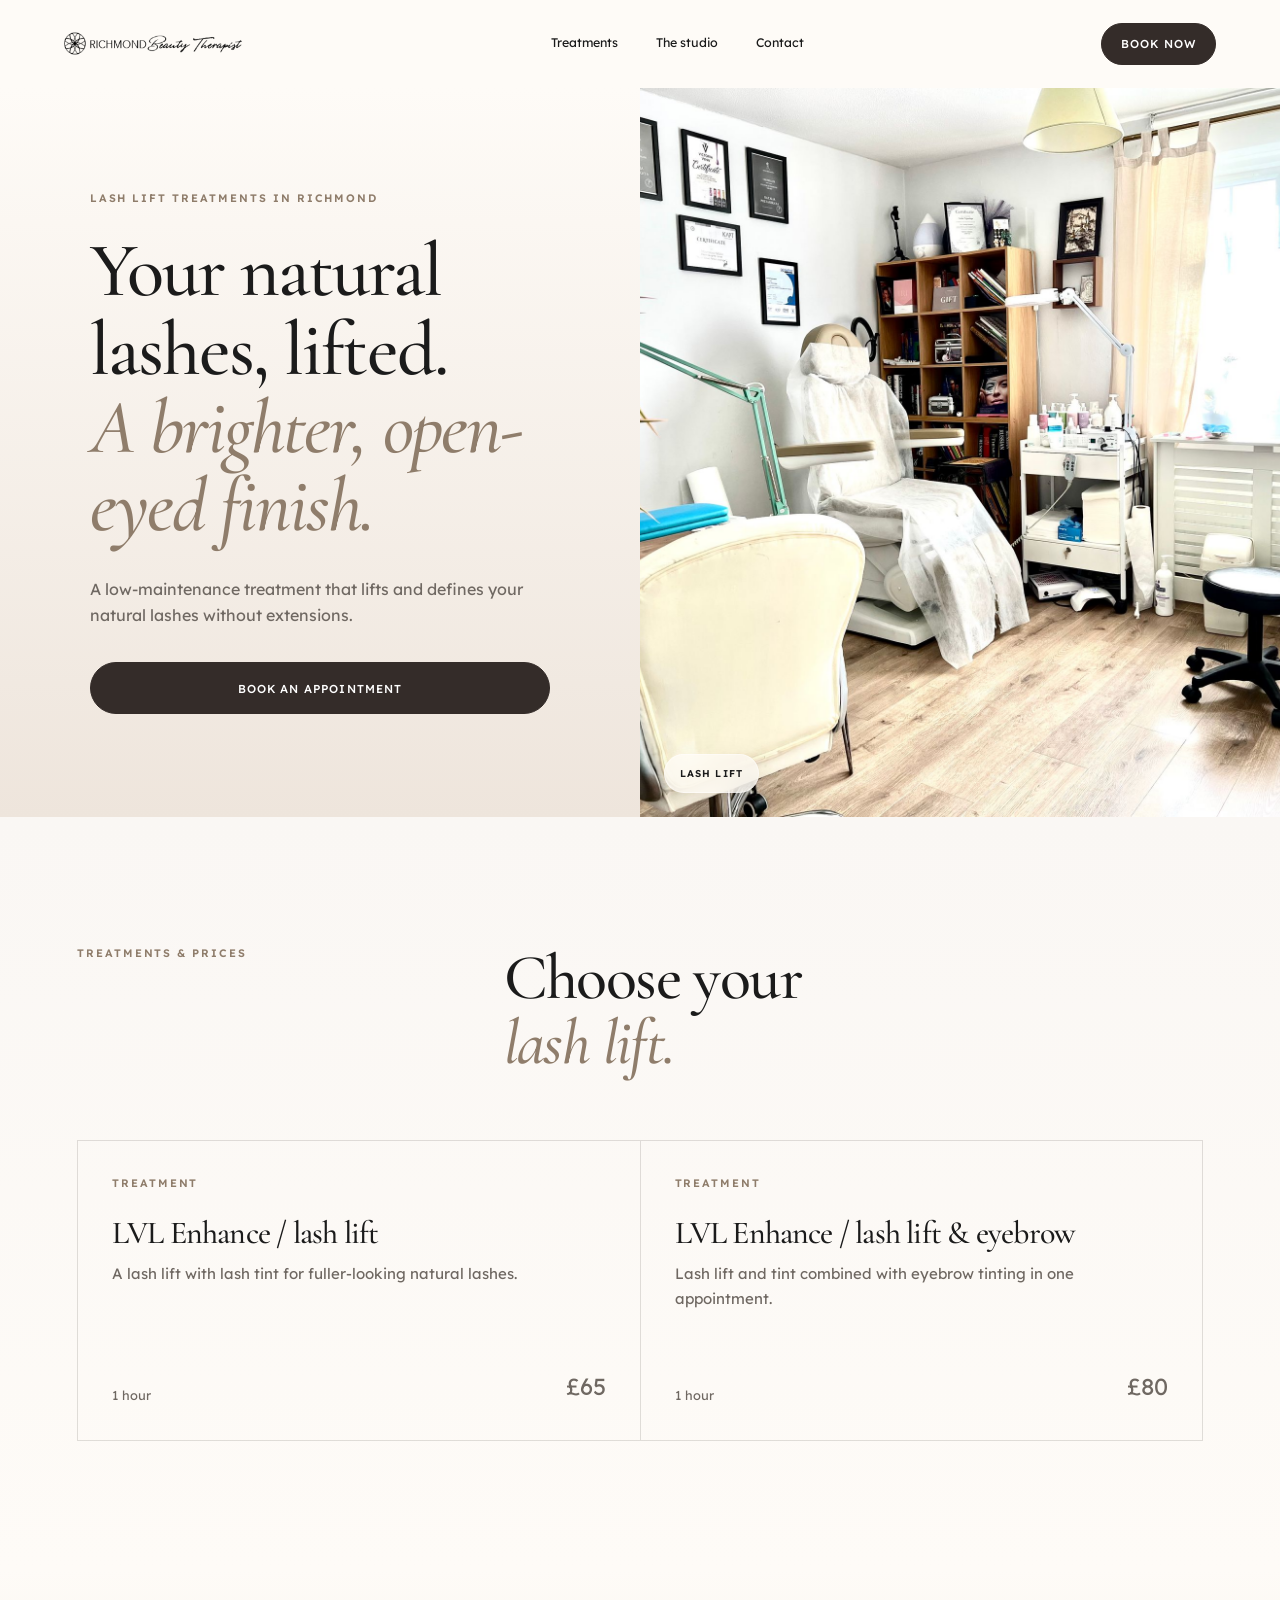
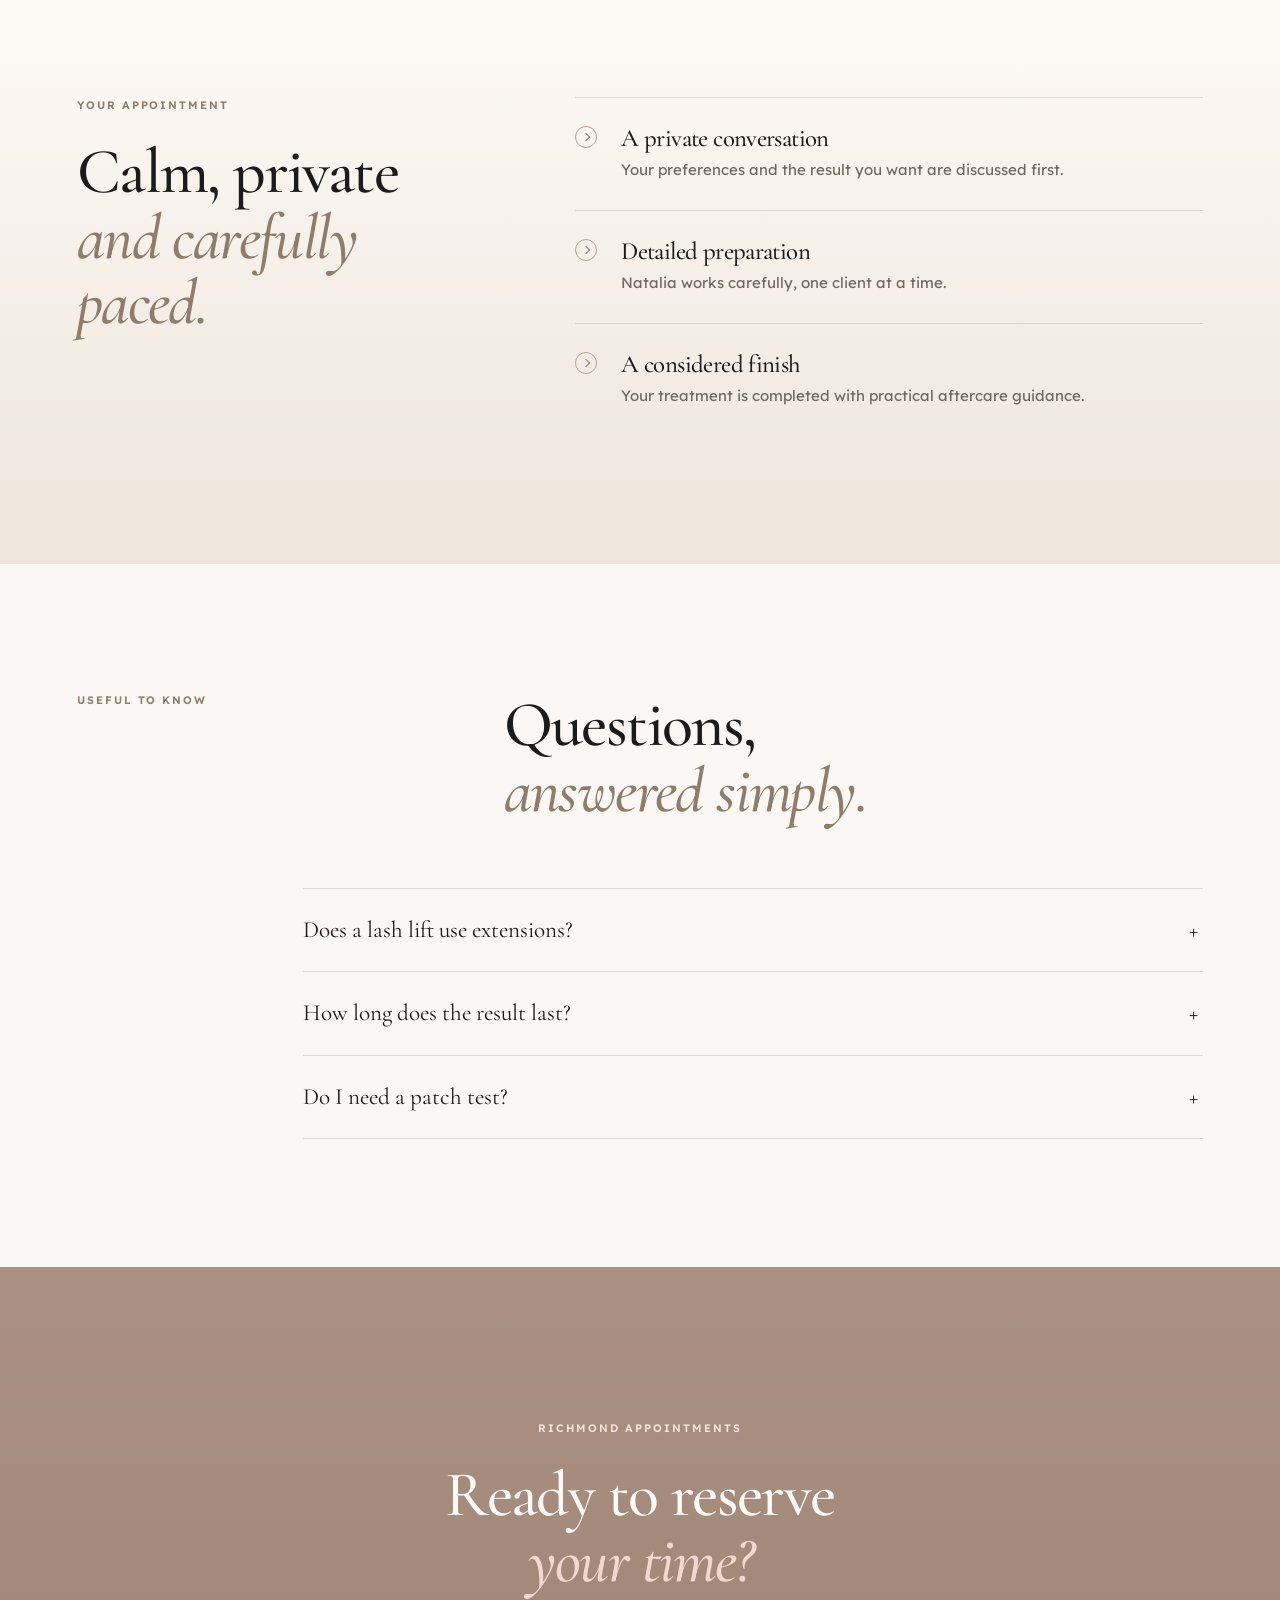
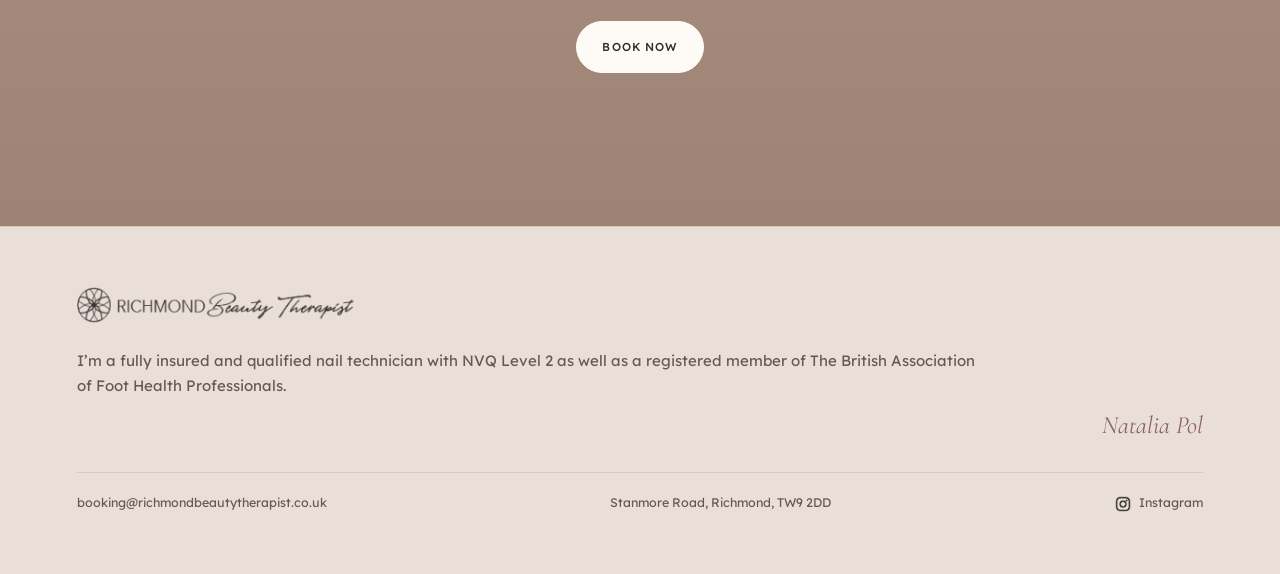
<file: public/lash-lift.html>
<!doctype html>
<html lang="en-GB">
<head>
  <meta charset="utf-8">
  <meta name="viewport" content="width=device-width,initial-scale=1">
  <meta name="robots" content="index, follow, max-image-preview:large">
  <meta name="description" content="Private lash lift appointments with Natalia Pol in Richmond, London. View treatments, times and prices.">
  <meta name="theme-color" content="#fefbf7">
  <link rel="canonical" href="https://www.richmondbeautytherapist.co.uk/lash-lift">
  <meta property="og:type" content="website">
  <meta property="og:locale" content="en_GB">
  <meta property="og:site_name" content="Richmond Beauty Therapist">
  <meta property="og:title" content="Lash lift in Richmond | Richmond Beauty Therapist">
  <meta property="og:description" content="Private lash lift appointments with Natalia Pol in Richmond, London. View treatments, times and prices.">
  <meta property="og:url" content="https://www.richmondbeautytherapist.co.uk/lash-lift">
  <meta property="og:image" content="https://www.richmondbeautytherapist.co.uk/assets/work-05.jpg">
  <meta property="og:image:alt" content="Richmond Beauty Therapist private nail and beauty treatments">
  <meta name="twitter:card" content="summary_large_image">
  <meta name="twitter:title" content="Lash lift in Richmond | Richmond Beauty Therapist">
  <meta name="twitter:description" content="Private lash lift appointments with Natalia Pol in Richmond, London. View treatments, times and prices.">
  <meta name="twitter:image" content="https://www.richmondbeautytherapist.co.uk/assets/work-05.jpg">
  <meta name="twitter:image:alt" content="Richmond Beauty Therapist private nail and beauty treatments">
  <title>Lash lift in Richmond | Richmond Beauty Therapist</title>
  <link rel="icon" type="image/png" href="assets/richmond-logo.png">
  <link rel="apple-touch-icon" href="assets/richmond-logo.png">
  <link rel="preconnect" href="https://fonts.googleapis.com">
  <link rel="preconnect" href="https://fonts.gstatic.com" crossorigin>
  <link rel="preconnect" href="https://www.googletagmanager.com">
  <link href="https://fonts.googleapis.com/css2?family=Cormorant+Garamond:ital,wght@0,500;0,600;0,700;1,500&amp;family=Lexend:wght@300;400;500;600&amp;display=swap" rel="stylesheet">
  <link rel="stylesheet" href="styles.css">
  <link rel="stylesheet" href="colour-overrides.css">
  <script async src="https://www.googletagmanager.com/gtag/js?id=G-RPRJ3EXC0G"></script>
  <script>window.dataLayer=window.dataLayer||[];function gtag(){dataLayer.push(arguments);}gtag('js',new Date());gtag('config','G-RPRJ3EXC0G');</script>
  <script src="script.js" defer></script>
  <script type="application/ld+json">{"@context":"https://schema.org","@graph":[{"@type":"BeautySalon","@id":"https://www.richmondbeautytherapist.co.uk/#business","name":"Richmond Beauty Therapist","url":"https://www.richmondbeautytherapist.co.uk/","image":"https://www.richmondbeautytherapist.co.uk/assets/hero-nails.jpg","description":"Private one-to-one manicure, pedicure, KART foot care and lash treatments in Richmond, London.","email":"booking@richmondbeautytherapist.co.uk","priceRange":"££","address":{"@type":"PostalAddress","streetAddress":"Stanmore Road","addressLocality":"Richmond","postalCode":"TW9 2DD","addressCountry":"GB"},"founder":{"@type":"Person","name":"Natalia Pol","jobTitle":"Nail Technician"},"sameAs":["https://www.instagram.com/natalia_pol_richmond","https://www.facebook.com/mobileBeautySalonRichmondSurey/"]},{"@type":"WebSite","@id":"https://www.richmondbeautytherapist.co.uk/#website","url":"https://www.richmondbeautytherapist.co.uk/","name":"Richmond Beauty Therapist","inLanguage":"en-GB","publisher":{"@id":"https://www.richmondbeautytherapist.co.uk/#business"}},{"@type":"WebPage","@id":"https://www.richmondbeautytherapist.co.uk/lash-lift#webpage","url":"https://www.richmondbeautytherapist.co.uk/lash-lift","name":"Lash lift in Richmond | Richmond Beauty Therapist","description":"Private lash lift appointments with Natalia Pol in Richmond, London. View treatments, times and prices.","inLanguage":"en-GB","isPartOf":{"@id":"https://www.richmondbeautytherapist.co.uk/#website"},"about":{"@id":"https://www.richmondbeautytherapist.co.uk/#business"},"primaryImageOfPage":{"@type":"ImageObject","url":"https://www.richmondbeautytherapist.co.uk/assets/work-05.jpg"}}]}</script>
</head>
<body>
<a class="skip-link" href="#main">Skip to content</a>
<header class="site-header" data-header>
  <a class="brand" href="index.html" aria-label="Richmond Beauty Therapist home"><img src="assets/richmond-logo.png" alt="Richmond Beauty Therapist"></a>
  <nav class="desktop-nav" aria-label="Main navigation"><a href="index.html#services">Treatments</a><a href="index.html#studio">The studio</a><a href="#contact">Contact</a></nav>
  <div class="header-actions"><a class="button button-small" href="https://bookings.gettimely.com/richmondbeautytherapist/bb/book" data-book>Book now</a><button class="menu-toggle" type="button" aria-expanded="false" aria-controls="mobile-menu" aria-label="Open menu"><span></span><span></span></button></div>
  <nav class="mobile-menu" id="mobile-menu" hidden><a href="index.html#services">Treatments</a><a href="index.html#studio">The studio</a><a href="#contact">Contact</a></nav>
</header>
<main id="main">
  <section class="category-hero"><div><p class="eyebrow">Lash lift treatments in Richmond</p><h1>Your natural lashes, lifted.<br><em>A brighter, open-eyed finish.</em></h1><p class="hero-intro">A low-maintenance treatment that lifts and defines your natural lashes without extensions.</p><a class="button" href="https://bookings.gettimely.com/richmondbeautytherapist/bb/book" data-book>Book an appointment</a></div><figure class="reveal"><img src="assets/work-05.jpg" alt="Natural lash lift result by Natalia Pol in Richmond"><figcaption>Lash lift</figcaption></figure></section>
  <section class="treatment-menu section-pad"><div class="section-heading"><p class="eyebrow">Treatments & prices</p><h2>Choose your<br><em>lash lift.</em></h2></div><div class="service-grid"><article class="service-card"><div><p class="eyebrow">Treatment</p><h3>LVL Enhance / lash lift</h3><p>A lash lift with lash tint for fuller-looking natural lashes.</p></div><div class="service-meta"><span>1 hour</span><strong>£65</strong></div></article><article class="service-card"><div><p class="eyebrow">Treatment</p><h3>LVL Enhance / lash lift &amp; eyebrow</h3><p>Lash lift and tint combined with eyebrow tinting in one appointment.</p></div><div class="service-meta"><span>1 hour</span><strong>£80</strong></div></article></div></section>
  <section class="expect section-pad"><div><p class="eyebrow">Your appointment</p><h2>Calm, private<br><em>and carefully paced.</em></h2></div><div class="expect-list"><article><i></i><span><h3>A private conversation</h3><p>Your preferences and the result you want are discussed first.</p></span></article><article><i></i><span><h3>Detailed preparation</h3><p>Natalia works carefully, one client at a time.</p></span></article><article><i></i><span><h3>A considered finish</h3><p>Your treatment is completed with practical aftercare guidance.</p></span></article></div></section>
  <section class="faq section-pad"><div class="section-heading"><p class="eyebrow">Useful to know</p><h2>Questions,<br><em>answered simply.</em></h2></div><div class="faq-list"><details><summary>Does a lash lift use extensions?</summary><p>No. It works with your own natural lashes.</p></details><details><summary>How long does the result last?</summary><p>Longevity varies with your natural lash cycle and aftercare.</p></details><details><summary>Do I need a patch test?</summary><p>Natalia will confirm patch-test requirements before treatment.</p></details></div></section>
  <section class="final-cta"><p class="eyebrow">Richmond appointments</p><h2>Ready to reserve<br><em>your time?</em></h2><a class="button button-light" href="https://bookings.gettimely.com/richmondbeautytherapist/bb/book" data-book>Book now</a></section>
</main>
<footer class="site-footer" id="contact">
  <div class="footer-brand"><img src="assets/richmond-logo.png" alt="Richmond Beauty Therapist"></div>
  <div class="footer-copy"><p>I’m a fully insured and qualified nail technician with NVQ Level 2 as well as a registered member of The British Association of Foot Health Professionals.</p><p class="signature">Natalia Pol</p></div>
  <div class="footer-links"><a href="mailto:booking@richmondbeautytherapist.co.uk">booking@richmondbeautytherapist.co.uk</a><span>Stanmore Road, Richmond, TW9 2DD</span><a class="instagram-link" href="https://www.instagram.com/natalia_pol_richmond" target="_blank" rel="noopener"><img class="instagram-icon" src="assets/instagram-icon.png" alt="">Instagram</a></div>
</footer>
<a class="mobile-book" href="https://bookings.gettimely.com/richmondbeautytherapist/bb/book" data-book><span>Book now</span></a>
</body></html>
</file>
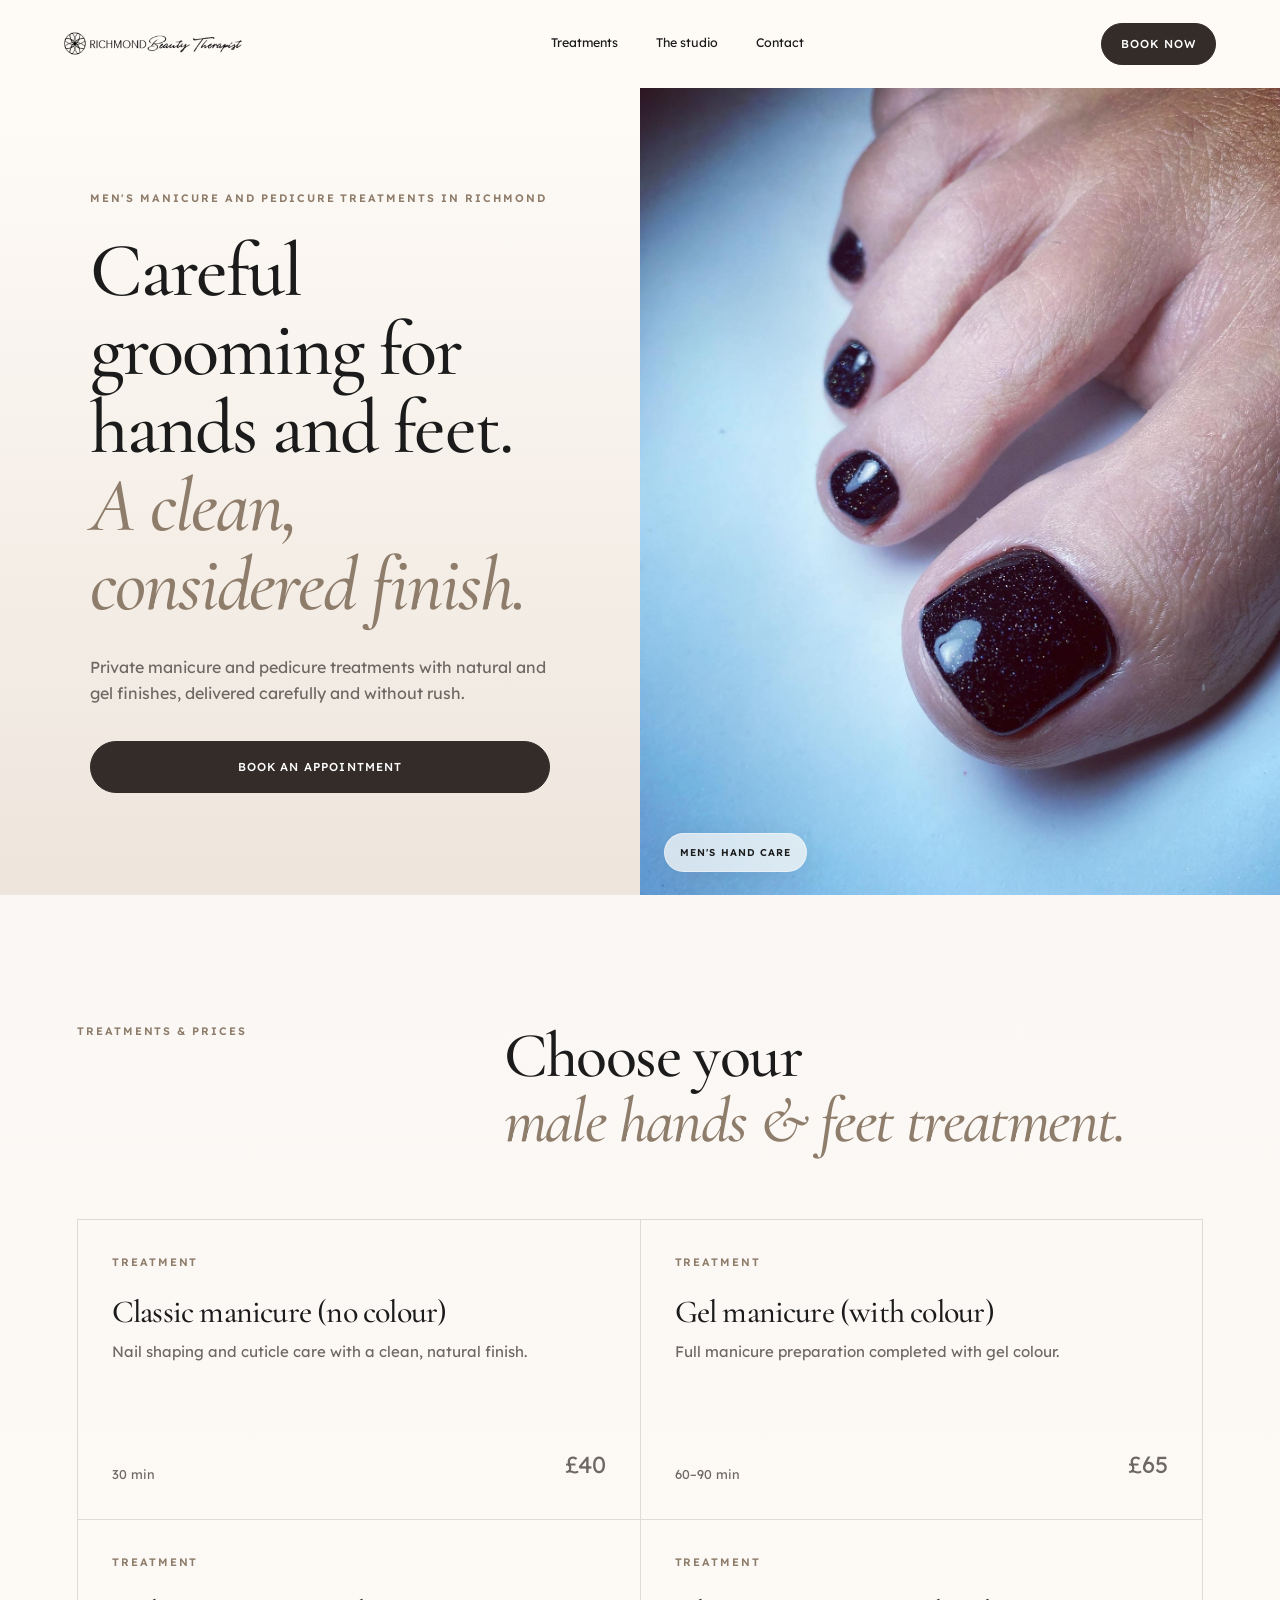
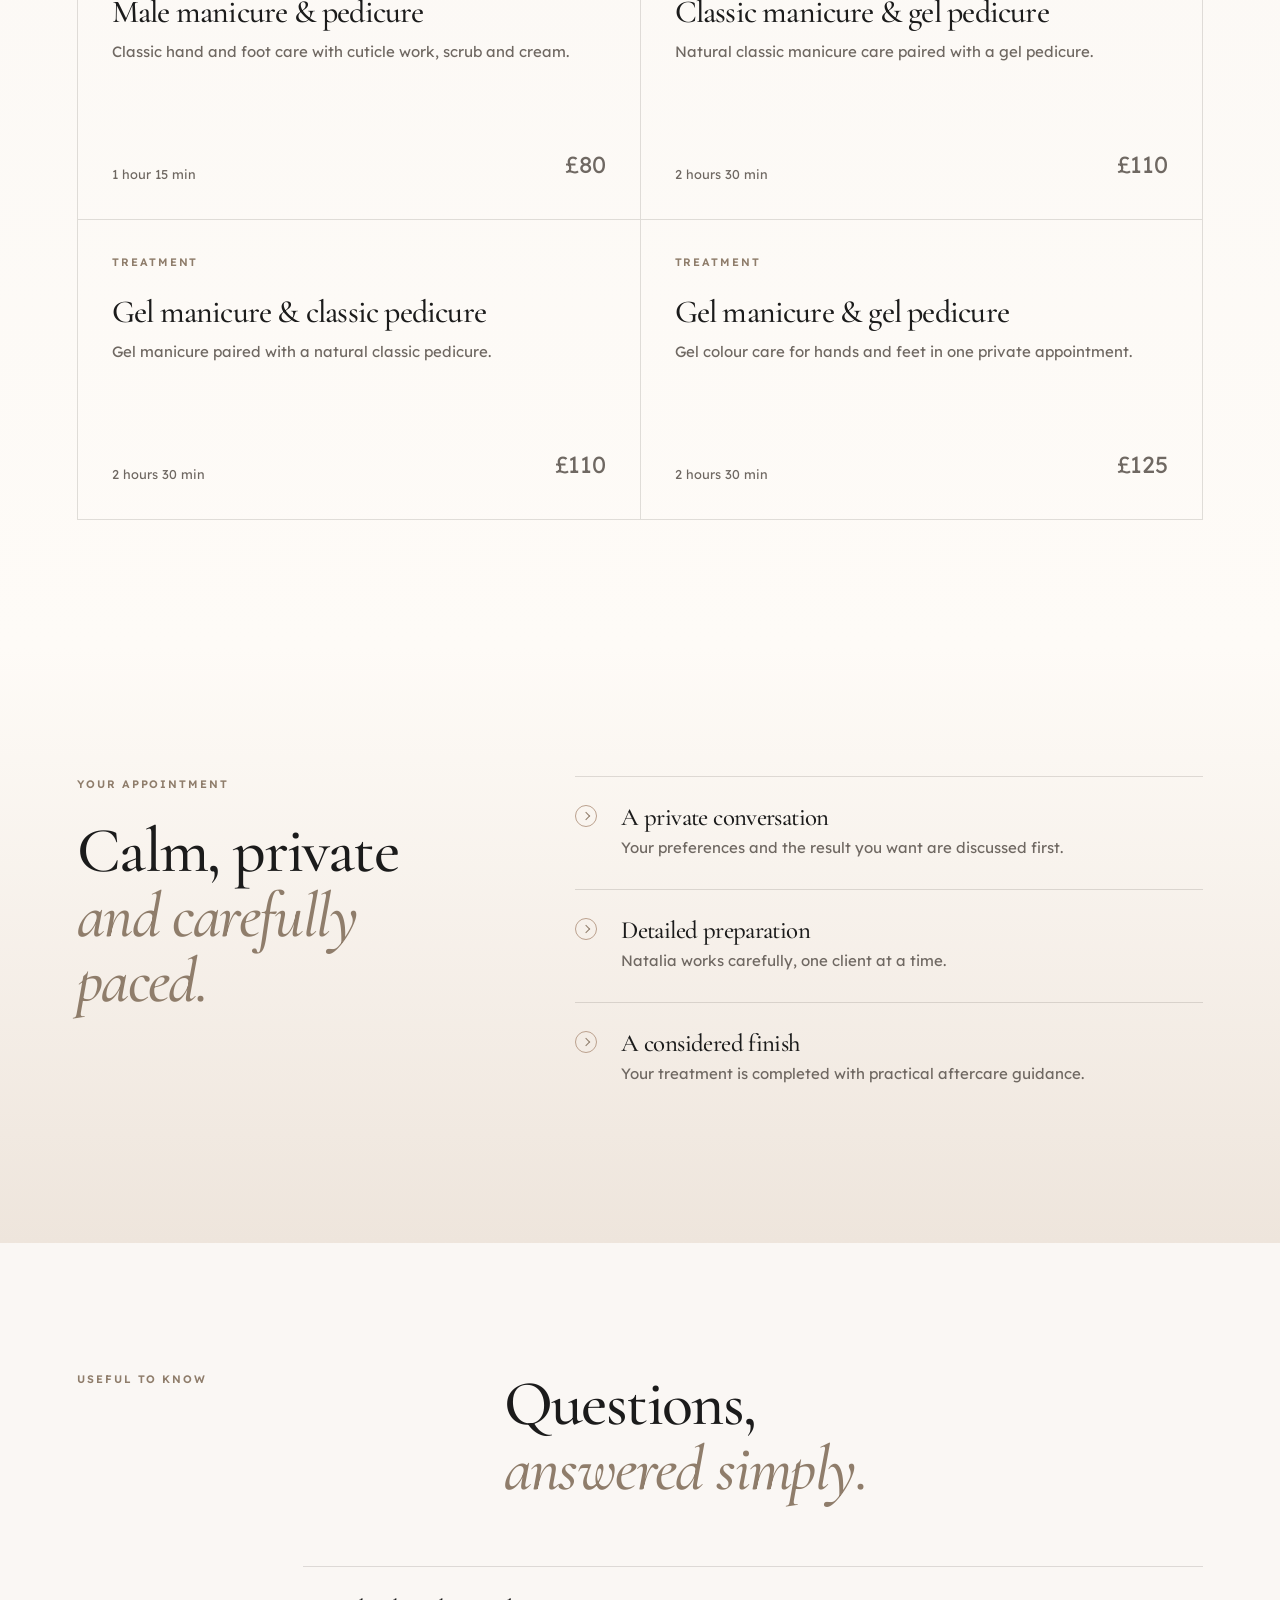
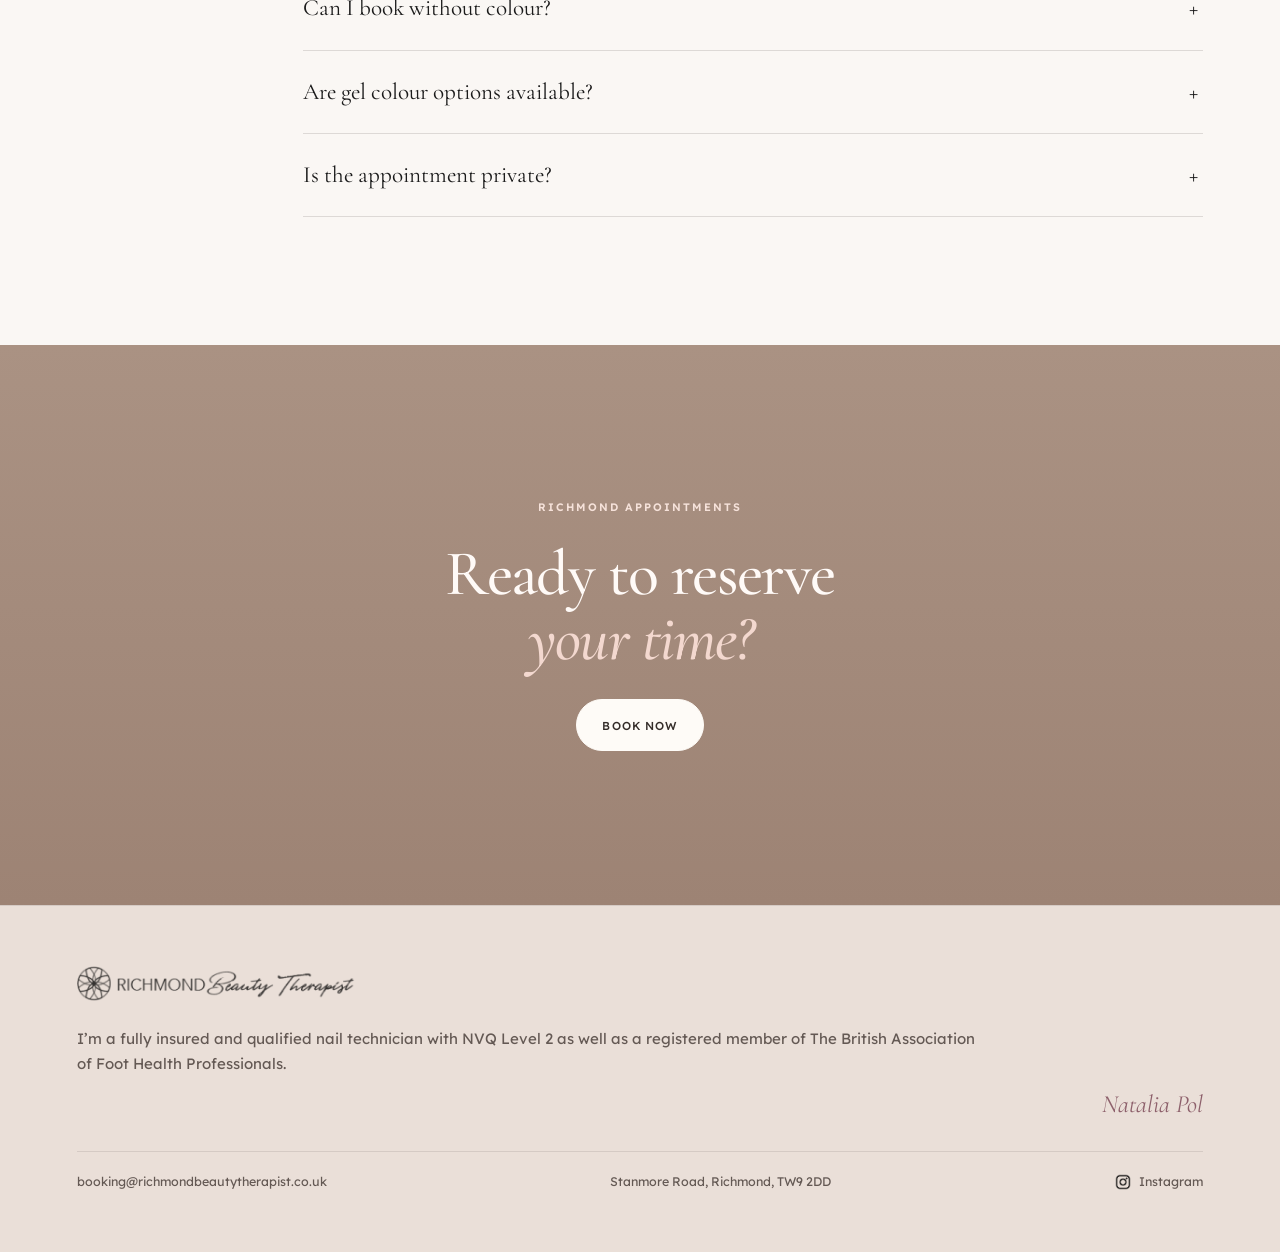
<file: public/male-hands-feet-treatment.html>
<!doctype html>
<html lang="en-GB">
<head>
  <meta charset="utf-8">
  <meta name="viewport" content="width=device-width,initial-scale=1">
  <meta name="robots" content="index, follow, max-image-preview:large">
  <meta name="description" content="Private male hands &amp; feet treatment appointments with Natalia Pol in Richmond, London. View treatments, times and prices.">
  <meta name="theme-color" content="#fefbf7">
  <link rel="canonical" href="https://www.richmondbeautytherapist.co.uk/male-hands-feet-treatment">
  <meta property="og:type" content="website">
  <meta property="og:locale" content="en_GB">
  <meta property="og:site_name" content="Richmond Beauty Therapist">
  <meta property="og:title" content="Male hands &amp; feet treatment in Richmond | Richmond Beauty Therapist">
  <meta property="og:description" content="Private male hands &amp; feet treatment appointments with Natalia Pol in Richmond, London. View treatments, times and prices.">
  <meta property="og:url" content="https://www.richmondbeautytherapist.co.uk/male-hands-feet-treatment">
  <meta property="og:image" content="https://www.richmondbeautytherapist.co.uk/assets/work-02.jpg">
  <meta property="og:image:alt" content="Richmond Beauty Therapist private nail and beauty treatments">
  <meta name="twitter:card" content="summary_large_image">
  <meta name="twitter:title" content="Male hands &amp; feet treatment in Richmond | Richmond Beauty Therapist">
  <meta name="twitter:description" content="Private male hands &amp; feet treatment appointments with Natalia Pol in Richmond, London. View treatments, times and prices.">
  <meta name="twitter:image" content="https://www.richmondbeautytherapist.co.uk/assets/work-02.jpg">
  <meta name="twitter:image:alt" content="Richmond Beauty Therapist private nail and beauty treatments">
  <title>Male hands &amp; feet treatment in Richmond | Richmond Beauty Therapist</title>
  <link rel="icon" type="image/png" href="assets/richmond-logo.png">
  <link rel="apple-touch-icon" href="assets/richmond-logo.png">
  <link rel="preconnect" href="https://fonts.googleapis.com">
  <link rel="preconnect" href="https://fonts.gstatic.com" crossorigin>
  <link rel="preconnect" href="https://www.googletagmanager.com">
  <link href="https://fonts.googleapis.com/css2?family=Cormorant+Garamond:ital,wght@0,500;0,600;0,700;1,500&amp;family=Lexend:wght@300;400;500;600&amp;display=swap" rel="stylesheet">
  <link rel="stylesheet" href="styles.css">
  <link rel="stylesheet" href="colour-overrides.css">
  <script async src="https://www.googletagmanager.com/gtag/js?id=G-RPRJ3EXC0G"></script>
  <script>window.dataLayer=window.dataLayer||[];function gtag(){dataLayer.push(arguments);}gtag('js',new Date());gtag('config','G-RPRJ3EXC0G');</script>
  <script src="script.js" defer></script>
  <script type="application/ld+json">{"@context":"https://schema.org","@graph":[{"@type":"BeautySalon","@id":"https://www.richmondbeautytherapist.co.uk/#business","name":"Richmond Beauty Therapist","url":"https://www.richmondbeautytherapist.co.uk/","image":"https://www.richmondbeautytherapist.co.uk/assets/hero-nails.jpg","description":"Private one-to-one manicure, pedicure, KART foot care and lash treatments in Richmond, London.","email":"booking@richmondbeautytherapist.co.uk","priceRange":"££","address":{"@type":"PostalAddress","streetAddress":"Stanmore Road","addressLocality":"Richmond","postalCode":"TW9 2DD","addressCountry":"GB"},"founder":{"@type":"Person","name":"Natalia Pol","jobTitle":"Nail Technician"},"sameAs":["https://www.instagram.com/natalia_pol_richmond","https://www.facebook.com/mobileBeautySalonRichmondSurey/"]},{"@type":"WebSite","@id":"https://www.richmondbeautytherapist.co.uk/#website","url":"https://www.richmondbeautytherapist.co.uk/","name":"Richmond Beauty Therapist","inLanguage":"en-GB","publisher":{"@id":"https://www.richmondbeautytherapist.co.uk/#business"}},{"@type":"WebPage","@id":"https://www.richmondbeautytherapist.co.uk/male-hands-feet-treatment#webpage","url":"https://www.richmondbeautytherapist.co.uk/male-hands-feet-treatment","name":"Male hands & feet treatment in Richmond | Richmond Beauty Therapist","description":"Private male hands & feet treatment appointments with Natalia Pol in Richmond, London. View treatments, times and prices.","inLanguage":"en-GB","isPartOf":{"@id":"https://www.richmondbeautytherapist.co.uk/#website"},"about":{"@id":"https://www.richmondbeautytherapist.co.uk/#business"},"primaryImageOfPage":{"@type":"ImageObject","url":"https://www.richmondbeautytherapist.co.uk/assets/work-02.jpg"}}]}</script>
</head>
<body>
<a class="skip-link" href="#main">Skip to content</a>
<header class="site-header" data-header>
  <a class="brand" href="index.html" aria-label="Richmond Beauty Therapist home"><img src="assets/richmond-logo.png" alt="Richmond Beauty Therapist"></a>
  <nav class="desktop-nav" aria-label="Main navigation"><a href="index.html#services">Treatments</a><a href="index.html#studio">The studio</a><a href="#contact">Contact</a></nav>
  <div class="header-actions"><a class="button button-small" href="https://bookings.gettimely.com/richmondbeautytherapist/bb/book" data-book>Book now</a><button class="menu-toggle" type="button" aria-expanded="false" aria-controls="mobile-menu" aria-label="Open menu"><span></span><span></span></button></div>
  <nav class="mobile-menu" id="mobile-menu" hidden><a href="index.html#services">Treatments</a><a href="index.html#studio">The studio</a><a href="#contact">Contact</a></nav>
</header>
<main id="main">
  <section class="category-hero"><div><p class="eyebrow">Men's manicure and pedicure treatments in Richmond</p><h1>Careful grooming for hands and feet.<br><em>A clean, considered finish.</em></h1><p class="hero-intro">Private manicure and pedicure treatments with natural and gel finishes, delivered carefully and without rush.</p><a class="button" href="https://bookings.gettimely.com/richmondbeautytherapist/bb/book" data-book>Book an appointment</a></div><figure class="reveal"><img src="assets/work-02.jpg" alt="Detailed manicure treatment in Richmond"><figcaption>Men's hand care</figcaption></figure></section>
  <section class="treatment-menu section-pad"><div class="section-heading"><p class="eyebrow">Treatments & prices</p><h2>Choose your<br><em>male hands &amp; feet treatment.</em></h2></div><div class="service-grid"><article class="service-card"><div><p class="eyebrow">Treatment</p><h3>Classic manicure (no colour)</h3><p>Nail shaping and cuticle care with a clean, natural finish.</p></div><div class="service-meta"><span>30 min</span><strong>£40</strong></div></article><article class="service-card"><div><p class="eyebrow">Treatment</p><h3>Gel manicure (with colour)</h3><p>Full manicure preparation completed with gel colour.</p></div><div class="service-meta"><span>60–90 min</span><strong>£65</strong></div></article><article class="service-card"><div><p class="eyebrow">Treatment</p><h3>Male manicure &amp; pedicure</h3><p>Classic hand and foot care with cuticle work, scrub and cream.</p></div><div class="service-meta"><span>1 hour 15 min</span><strong>£80</strong></div></article><article class="service-card"><div><p class="eyebrow">Treatment</p><h3>Classic manicure &amp; gel pedicure</h3><p>Natural classic manicure care paired with a gel pedicure.</p></div><div class="service-meta"><span>2 hours 30 min</span><strong>£110</strong></div></article><article class="service-card"><div><p class="eyebrow">Treatment</p><h3>Gel manicure &amp; classic pedicure</h3><p>Gel manicure paired with a natural classic pedicure.</p></div><div class="service-meta"><span>2 hours 30 min</span><strong>£110</strong></div></article><article class="service-card"><div><p class="eyebrow">Treatment</p><h3>Gel manicure &amp; gel pedicure</h3><p>Gel colour care for hands and feet in one private appointment.</p></div><div class="service-meta"><span>2 hours 30 min</span><strong>£125</strong></div></article></div></section>
  <section class="expect section-pad"><div><p class="eyebrow">Your appointment</p><h2>Calm, private<br><em>and carefully paced.</em></h2></div><div class="expect-list"><article><i></i><span><h3>A private conversation</h3><p>Your preferences and the result you want are discussed first.</p></span></article><article><i></i><span><h3>Detailed preparation</h3><p>Natalia works carefully, one client at a time.</p></span></article><article><i></i><span><h3>A considered finish</h3><p>Your treatment is completed with practical aftercare guidance.</p></span></article></div></section>
  <section class="faq section-pad"><div class="section-heading"><p class="eyebrow">Useful to know</p><h2>Questions,<br><em>answered simply.</em></h2></div><div class="faq-list"><details><summary>Can I book without colour?</summary><p>Yes. Choose classic manicure or male manicure and pedicure for a natural finish.</p></details><details><summary>Are gel colour options available?</summary><p>Yes. Gel treatments can be booked for hands, feet or both.</p></details><details><summary>Is the appointment private?</summary><p>Yes. Natalia sees one client at a time in the Richmond treatment room.</p></details></div></section>
  <section class="final-cta"><p class="eyebrow">Richmond appointments</p><h2>Ready to reserve<br><em>your time?</em></h2><a class="button button-light" href="https://bookings.gettimely.com/richmondbeautytherapist/bb/book" data-book>Book now</a></section>
</main>
<footer class="site-footer" id="contact">
  <div class="footer-brand"><img src="assets/richmond-logo.png" alt="Richmond Beauty Therapist"></div>
  <div class="footer-copy"><p>I’m a fully insured and qualified nail technician with NVQ Level 2 as well as a registered member of The British Association of Foot Health Professionals.</p><p class="signature">Natalia Pol</p></div>
  <div class="footer-links"><a href="mailto:booking@richmondbeautytherapist.co.uk">booking@richmondbeautytherapist.co.uk</a><span>Stanmore Road, Richmond, TW9 2DD</span><a class="instagram-link" href="https://www.instagram.com/natalia_pol_richmond" target="_blank" rel="noopener"><img class="instagram-icon" src="assets/instagram-icon.png" alt="">Instagram</a></div>
</footer>
<a class="mobile-book" href="https://bookings.gettimely.com/richmondbeautytherapist/bb/book" data-book><span>Book now</span></a>
</body></html>
</file>
<file: public/styles.css>
:root{--paper:#fefbf7;--warm:#faf7f4;--sand:#eee5dc;--ink:#1b1b1b;--muted:#6f6862;--taupe:#bba18e;--taupe-dark:#8f7d6b;--blush:#d8b8ad;--wine:#5a3840;--dark:#342c29;--line:rgba(46,38,34,.14);--serif:"Cormorant Garamond",Georgia,serif;--sans:"Lexend",Arial,sans-serif}*{box-sizing:border-box}html{scroll-behavior:smooth}body{margin:0;background:var(--paper);color:var(--ink);font-family:var(--sans);font-size:15px;line-height:1.65;-webkit-font-smoothing:antialiased}body.menu-open{overflow:hidden}img{display:block;width:100%}a{color:inherit;text-decoration:none}button{font:inherit}h1,h2,h3,p,figure{margin-top:0}h1,h2,h3{font-family:var(--serif);font-weight:500;letter-spacing:-.025em;line-height:1.02}h1 em,h2 em{color:var(--taupe-dark);font-style:italic}.skip-link{position:fixed;z-index:999;left:8px;top:8px;padding:10px 14px;background:var(--dark);color:#fff;transform:translateY(-160%)}.skip-link:focus{transform:none}.site-header{position:sticky;z-index:90;top:0;display:grid;grid-template-columns:190px 1fr auto;align-items:center;min-height:88px;padding:10px clamp(22px,5vw,76px);border-bottom:1px solid transparent;background:rgba(254,251,247,.91);backdrop-filter:blur(18px);transition:.2s}.site-header.is-scrolled{min-height:70px;border-color:var(--line)}.brand{display:flex;width:180px}.brand img{height:auto;object-fit:contain;filter:brightness(0)}.desktop-nav{display:flex;justify-content:center;gap:38px;font-size:.78rem}.desktop-nav a{padding:8px 0;border-bottom:1px solid transparent}.desktop-nav a:hover{border-color:var(--taupe-dark)}.header-actions{display:flex;align-items:center;gap:15px}.button{position:relative;isolation:isolate;display:inline-flex;min-height:52px;align-items:center;justify-content:center;padding:12px 25px;border:1px solid var(--dark);border-radius:999px;background:var(--dark);color:#fff;font-size:.72rem;font-weight:500;letter-spacing:.1em;text-transform:uppercase;overflow:hidden}.button:hover{background:var(--wine);border-color:var(--wine)}.button-small{min-height:42px;padding:9px 19px}.button-light{border-color:var(--paper);background:var(--paper);color:var(--dark)}.menu-toggle,.mobile-menu,.mobile-book{display:none}.hero{display:grid;min-height:calc(100vh - 88px);grid-template-columns:minmax(0,.92fr) minmax(360px,1.08fr);align-items:stretch}.hero-copy{display:flex;flex-direction:column;justify-content:center;padding:clamp(70px,9vw,145px) clamp(28px,7vw,112px)}.eyebrow{margin-bottom:24px;color:var(--taupe-dark);font-size:.68rem;font-weight:600;letter-spacing:.18em;text-transform:uppercase}.hero h1,.category-hero h1{max-width:760px;margin-bottom:30px;font-size:clamp(3.4rem,6vw,6.8rem)}.hero-intro{max-width:590px;margin-bottom:34px;color:var(--muted);font-size:clamp(1rem,1.25vw,1.2rem)}.button-row{display:flex;align-items:center;gap:25px}.text-link{padding:12px 0;border-bottom:1px solid var(--taupe);font-size:.73rem;letter-spacing:.1em;text-transform:uppercase}.hero-media,.category-hero figure{position:relative;min-height:620px;overflow:hidden;background:var(--sand)}.hero-media img,.category-hero figure img{height:100%;object-fit:cover}.hero-media img{object-position:center 48%}figcaption,.studio-images>span{position:absolute;z-index:3;left:24px;bottom:24px;padding:10px 15px;border:1px solid rgba(255,255,255,.38);border-radius:999px;background:rgba(254,251,247,.72);box-shadow:0 8px 30px rgba(45,31,27,.1);backdrop-filter:blur(12px);font-size:.62rem;font-weight:600;letter-spacing:.11em;text-transform:uppercase}.trust-strip{display:grid;grid-template-columns:repeat(4,1fr);border-block:1px solid var(--line);background:linear-gradient(180deg,var(--paper),var(--sand))}.trust-strip p{display:flex;align-items:center;gap:12px;margin:0;padding:27px clamp(18px,3vw,50px);border-right:1px solid var(--line);font-size:.82rem}.trust-strip p:last-child{border:0}.trust-strip i,.privacy-list i,.expect-list i{display:inline-block;flex:0 0 22px;width:22px;height:22px;border:1px solid var(--taupe);border-radius:50%}.trust-strip i:after,.privacy-list i:after,.expect-list i:after{display:block;width:5px;height:5px;margin:7px;border-top:1px solid var(--taupe-dark);border-right:1px solid var(--taupe-dark);content:"";transform:rotate(45deg)}.section-pad{padding:clamp(76px,10vw,150px) clamp(24px,6vw,95px)}.section-heading{display:grid;grid-template-columns:minmax(240px,.7fr) minmax(300px,1.3fr);gap:50px;margin-bottom:65px}.section-heading h2,.studio h2,.privacy h2,.final-cta h2,.expect h2{margin:0;font-size:clamp(2.8rem,5vw,5.6rem)}.section-heading>p:last-child{align-self:end;max-width:540px;margin:0;color:var(--muted)}.showcase{background:linear-gradient(180deg,var(--warm),#f2e7df)}.work-grid{display:grid;grid-template-columns:1.15fr .85fr .85fr;grid-template-rows:360px 300px;gap:12px}.work-grid figure{position:relative;margin:0;overflow:hidden;background:var(--sand)}.work-grid img{height:100%;object-fit:cover}.work-tall{grid-row:span 2}.work-wide{grid-column:span 2}.work-grid figure:nth-child(2) img{object-position:center 38%}.services{background:linear-gradient(180deg,#f2e7df,var(--paper))}.accordion-list{max-width:1150px;margin-left:auto;border-top:1px solid var(--line)}.service-accordion{border-bottom:1px solid var(--line)}.accordion-trigger{display:flex;width:100%;align-items:center;justify-content:space-between;padding:25px 2px;border:0;background:none;color:var(--ink);text-align:left;cursor:pointer}.accordion-trigger span{display:grid;gap:3px}.accordion-trigger strong{font-family:var(--serif);font-size:1.65rem;font-weight:500}.accordion-trigger small{color:var(--muted)}.accordion-trigger i{position:relative;width:38px;height:38px;border-radius:50%;background:var(--taupe-dark)}.accordion-trigger i:before,.accordion-trigger i:after{position:absolute;top:18px;left:12px;width:14px;height:1px;background:#fff;content:""}.accordion-trigger i:after{transform:rotate(90deg);transition:.2s}.service-accordion.is-open .accordion-trigger i:after{transform:none}.accordion-panel{padding:0 0 18px 24px}.service-row{display:grid;grid-template-columns:1fr auto;gap:25px;padding:17px 14px;border-top:1px solid var(--line);background:rgba(255,255,255,.25);transition:.2s}.service-row:hover{background:rgba(187,161,142,.15)}.service-row span{display:grid;gap:2px}.service-row strong{color:var(--taupe-dark);font-size:.78rem;letter-spacing:.06em;text-transform:uppercase}.service-row small{color:var(--muted)}.service-row b{align-self:center;font-size:.95rem}.privacy{display:grid;grid-template-columns:minmax(300px,.8fr) minmax(360px,1.2fr);gap:clamp(60px,10vw,170px);background:linear-gradient(180deg,var(--paper),var(--warm))}.privacy>div:first-child>p:last-child{max-width:520px;margin-top:30px;color:var(--muted)}.privacy-list article,.expect-list article{display:flex;gap:24px;padding:28px 0;border-top:1px solid var(--line)}.privacy-list h3,.expect-list h3{margin-bottom:6px;font-size:1.55rem}.privacy-list p,.expect-list p{margin:0;color:var(--muted)}.studio{display:grid;grid-template-columns:.82fr 1.18fr;gap:clamp(55px,9vw,145px);align-items:center;background:linear-gradient(180deg,var(--warm),var(--sand))}.studio-copy>p:not(.eyebrow){max-width:550px;margin:30px 0;color:var(--muted)}.studio-images{position:relative;min-height:670px}.studio-main{position:absolute;top:0;left:0;width:72%;height:82%;object-fit:cover}.studio-small{position:absolute;right:0;bottom:0;width:48%;height:46%;border:10px solid var(--sand);object-fit:cover}.studio-images>span{left:auto;right:18%;bottom:8%}.final-cta{padding:clamp(90px,12vw,180px) 24px;background:var(--dark);color:#fff;text-align:center}.final-cta .eyebrow{color:var(--blush)}.final-cta h2{margin-bottom:28px}.final-cta h2 em{color:var(--blush)}.final-cta>p:not(.eyebrow){color:#e2d9d4}.site-footer{display:grid;grid-template-columns:260px 1fr minmax(250px,.65fr);gap:70px;align-items:center;padding:60px clamp(24px,6vw,95px);background:#201c1a;color:#f6f0eb}.footer-brand img{max-width:230px}.footer-copy{max-width:650px;color:#d7cfca}.signature{margin:7px 0 0!important;color:var(--blush);font-family:var(--serif);font-size:1.55rem;font-style:italic}.footer-links{display:grid;gap:8px;justify-items:end;color:#d7cfca;font-size:.78rem;text-align:right}.instagram{display:inline-grid;width:19px;height:19px;place-items:center;margin-right:5px;border:1px solid currentColor;border-radius:5px}.category-hero{display:grid;min-height:710px;grid-template-columns:1fr 1fr}.category-hero>div{display:flex;flex-direction:column;justify-content:center;padding:clamp(70px,8vw,130px) clamp(28px,7vw,110px);background:linear-gradient(180deg,var(--paper),var(--sand))}.category-hero figure{margin:0}.treatment-menu{background:linear-gradient(180deg,var(--warm),var(--paper))}.service-grid{display:grid;grid-template-columns:repeat(2,1fr);border-top:1px solid var(--line);border-left:1px solid var(--line)}.service-card{display:flex;min-height:300px;flex-direction:column;justify-content:space-between;padding:34px;border-right:1px solid var(--line);border-bottom:1px solid var(--line)}.service-card h3{margin-bottom:12px;font-size:2rem}.service-card>div>p:last-child{color:var(--muted)}.service-meta{display:flex;align-items:end;justify-content:space-between;gap:20px;margin-top:25px}.service-meta span{color:var(--muted);font-size:.8rem}.service-meta strong{font-size:1.7rem}.expect{display:grid;grid-template-columns:.8fr 1.2fr;gap:80px;background:linear-gradient(180deg,var(--paper),var(--sand))}.faq{background:var(--warm)}.faq-list{max-width:900px;margin-left:auto;border-top:1px solid var(--line)}details{border-bottom:1px solid var(--line)}summary{position:relative;padding:22px 45px 22px 0;list-style:none;cursor:pointer;font-family:var(--serif);font-size:1.45rem}summary:after{position:absolute;right:5px;content:"+"}details[open] summary:after{content:"−"}details p{max-width:760px;padding:0 50px 24px 0;color:var(--muted)}.reveal{opacity:0;transform:translateY(24px);transition:opacity .75s ease,transform .75s ease}.reveal.is-visible{opacity:1;transform:none}
@media(max-width:900px){body{padding-bottom:68px}.site-header{grid-template-columns:1fr auto;min-height:72px;padding:8px 18px}.brand{width:175px}.desktop-nav,.header-actions>.button{display:none}.menu-toggle{display:grid;width:42px;height:42px;place-content:center;gap:5px;border:0;background:none}.menu-toggle span{display:block;width:22px;height:1px;background:var(--ink)}.mobile-menu{position:absolute;top:100%;left:0;width:100%;padding:16px 20px 24px;border-bottom:1px solid var(--line);background:var(--paper)}.mobile-menu:not([hidden]){display:grid}.mobile-menu a{padding:15px 4px;border-bottom:1px solid var(--line)}.hero,.category-hero{min-height:auto;grid-template-columns:1fr}.hero-copy,.category-hero>div{padding:72px 24px 60px}.hero h1,.category-hero h1{font-size:clamp(3.2rem,13vw,5.1rem)}.hero-media,.category-hero figure{min-height:580px}.hero-media{order:-1;min-height:54vh}.hero-media img{object-position:center 42%}.button-row{align-items:flex-start;flex-direction:column}.trust-strip{grid-template-columns:1fr 1fr}.trust-strip p{padding:20px 16px;border-bottom:1px solid var(--line)}.section-pad{padding:78px 20px}.section-heading{grid-template-columns:1fr;gap:18px;margin-bottom:40px}.section-heading h2,.studio h2,.privacy h2,.final-cta h2,.expect h2{font-size:clamp(2.8rem,12vw,4.2rem)}.work-grid{grid-template-columns:1fr 1fr;grid-template-rows:440px 250px 330px}.work-tall{grid-column:span 2;grid-row:auto}.work-wide{grid-column:span 2}.accordion-list{margin:0}.accordion-trigger{padding:20px 2px}.accordion-trigger strong{font-size:1.35rem}.accordion-panel{padding-left:0}.privacy,.studio,.expect{grid-template-columns:1fr;gap:42px}.studio-images{min-height:540px}.studio-main{width:80%;height:78%}.studio-small{width:50%;height:44%}.service-grid{grid-template-columns:1fr}.service-card{min-height:240px;padding:25px}.site-footer{grid-template-columns:125px 1fr;gap:24px;padding:45px 20px 95px}.footer-brand img{max-width:125px}.footer-links{grid-column:1/-1;justify-items:start;text-align:left}.mobile-book{position:fixed;z-index:100;right:10px;bottom:10px;left:10px;display:flex;height:54px;align-items:center;justify-content:center;border-radius:999px;background:var(--wine);box-shadow:0 10px 30px rgba(45,25,29,.3);color:#fff;font-size:.75rem;font-weight:600;letter-spacing:.12em;text-transform:uppercase;overflow:hidden}.mobile-book:after{position:absolute;top:-50%;left:-35%;width:22%;height:200%;background:linear-gradient(90deg,transparent,rgba(255,255,255,.7),transparent);content:"";transform:skewX(-20deg);animation:glare 3s ease-in-out infinite}@keyframes glare{0%,70%{left:-35%}100%{left:125%}}}@media(prefers-reduced-motion:reduce){html{scroll-behavior:auto}.reveal{opacity:1;transform:none;transition:none}.mobile-book:after{animation:none}}}
@media(max-width:520px){.hero-media{min-height:430px}.trust-strip{grid-template-columns:1fr}.trust-strip p{border-right:0}.work-grid{grid-template-rows:360px 220px 280px}.service-row{padding:15px 8px}.studio-images{min-height:430px}.site-footer{grid-template-columns:105px 1fr}.footer-copy{font-size:.76rem}.category-hero figure{min-height:430px}.service-card h3{font-size:1.75rem}}
</file>
<file: public/colour-overrides.css>
:root {
  --footer-paper: #eadfd8;
  --footer-ink: #3c3430;
  --footer-muted: #645954;
  --cta-taupe: #9d8374;
  --cta-taupe-light: #aa9283;
  --floating-rose: #a8707b;
}

.final-cta {
  background: linear-gradient(180deg, var(--cta-taupe-light), var(--cta-taupe));
  color: #fffaf7;
}

.final-cta .eyebrow {
  color: #f6e2da;
}

.final-cta h2 em {
  color: #f3d8cf;
}

.final-cta > p:not(.eyebrow) {
  color: #fff4ef;
}

.site-footer {
  grid-template-columns: 1fr;
  gap: 26px;
  align-items: start;
  border-top: 1px solid rgba(60, 52, 48, 0.12);
  background: var(--footer-paper);
  color: var(--footer-ink);
}

.footer-brand img {
  width: min(280px, 76vw);
  max-width: none;
  filter: brightness(0);
  opacity: 0.78;
}

.footer-copy,
.footer-links {
  color: var(--footer-muted);
}

.footer-copy {
  width: 100%;
  max-width: none;
}

.footer-copy > p:first-child {
  max-width: 900px;
  margin-bottom: 0;
}

.signature {
  color: #8d606b;
  text-align: right;
}

.footer-links {
  display: flex;
  width: 100%;
  flex-wrap: wrap;
  align-items: center;
  justify-content: space-between;
  gap: 12px 28px;
  padding-top: 20px;
  border-top: 1px solid rgba(60, 52, 48, 0.12);
  text-align: left;
}

.instagram-link {
  display: inline-flex;
  align-items: center;
  gap: 7px;
}

.instagram-icon {
  width: 18px;
  height: 18px;
  object-fit: contain;
}

.home-hero h1 {
  font-size: clamp(3rem, 5.2vw, 5.8rem);
}

.hero-intro strong {
  color: var(--ink);
  font-weight: 600;
}

.hero-services-badge {
  position: absolute;
  z-index: 3;
  bottom: 24px;
  right: 20px;
  display: grid;
  width: 126px;
  height: 126px;
  place-items: center;
  border: 1px solid rgba(255, 255, 255, 0.46);
  border-radius: 50%;
  background: rgba(254, 251, 247, 0.72);
  box-shadow: 0 8px 30px rgba(45, 31, 27, 0.12);
  backdrop-filter: blur(12px);
  color: var(--ink);
  font-size: 0.68rem;
  font-weight: 600;
  letter-spacing: 0.11em;
  line-height: 1.45;
  text-align: center;
  text-transform: uppercase;
  transition: background 0.2s ease, transform 0.2s ease;
}

.hero-services-badge:hover {
  background: rgba(254, 251, 247, 0.88);
  transform: translateY(-3px);
}

.service-accordion.is-featured .accordion-trigger strong {
  font-weight: 700;
}

.service-row b {
  color: var(--muted);
  font-weight: 400;
}

.service-meta strong {
  color: var(--muted);
  font-size: 1.45rem;
  font-weight: 400;
}

.reveal {
  transition-duration: 1.15s;
}

@media (max-width: 900px) {
  body {
    padding-bottom: 84px;
  }

  .home-hero h1 {
    font-size: clamp(2.7rem, 10.8vw, 4.2rem);
  }

  .home-hero .hero-media {
    min-height: 0;
    aspect-ratio: 5 / 6;
  }

  .home-hero .hero-media img {
    object-position: center 48%;
  }

  .hero-services-badge {
    top: auto;
    right: 12px;
    left: auto;
    bottom: 18px;
    width: 108px;
    height: 108px;
    font-size: 0.62rem;
  }

  .final-cta h2 {
    font-size: clamp(2rem, 7.6vw, 3.2rem);
  }

  .studio-small-frame {
    width: 50%;
    height: 44%;
  }

  .site-footer {
    gap: 22px;
    padding: 45px 20px 95px;
  }

  .footer-links {
    flex-direction: column;
    align-items: flex-start;
  }

  .mobile-book {
    right: auto;
    bottom: 18px;
    left: 50%;
    width: 80%;
    max-width: 560px;
    border: 1px solid rgba(62, 58, 55, 0.48);
    background: linear-gradient(135deg, #eceae7 0%, #c4c1bd 48%, #77736f 100%);
    box-shadow:
      inset 0 1px 0 rgba(255, 255, 255, 0.78),
      0 10px 30px rgba(61, 57, 54, 0.25);
    color: #252220;
    transform: translateX(-50%);
  }
}

.studio-copy-body {
  max-width: 590px;
  margin: 30px 0;
  color: var(--muted);
}

.studio-copy-body p {
  margin: 0;
}

.studio-copy-body p + p {
  margin-top: 16px;
}

.studio-main {
  object-position: center 74%;
}

.studio-small-frame {
  position: absolute;
  right: 0;
  bottom: 0;
  width: 48%;
  height: 46%;
  overflow: hidden;
  border: 10px solid var(--sand);
}

.studio-small-frame .studio-small {
  position: static;
  width: 100%;
  height: 100%;
  border: 0;
  object-fit: cover;
  object-position: center 25%;
  transform: scale(1.17);
}

@media (max-width: 900px) {
  .studio-small-frame {
    width: 50%;
    height: 44%;
  }
}
</file>
